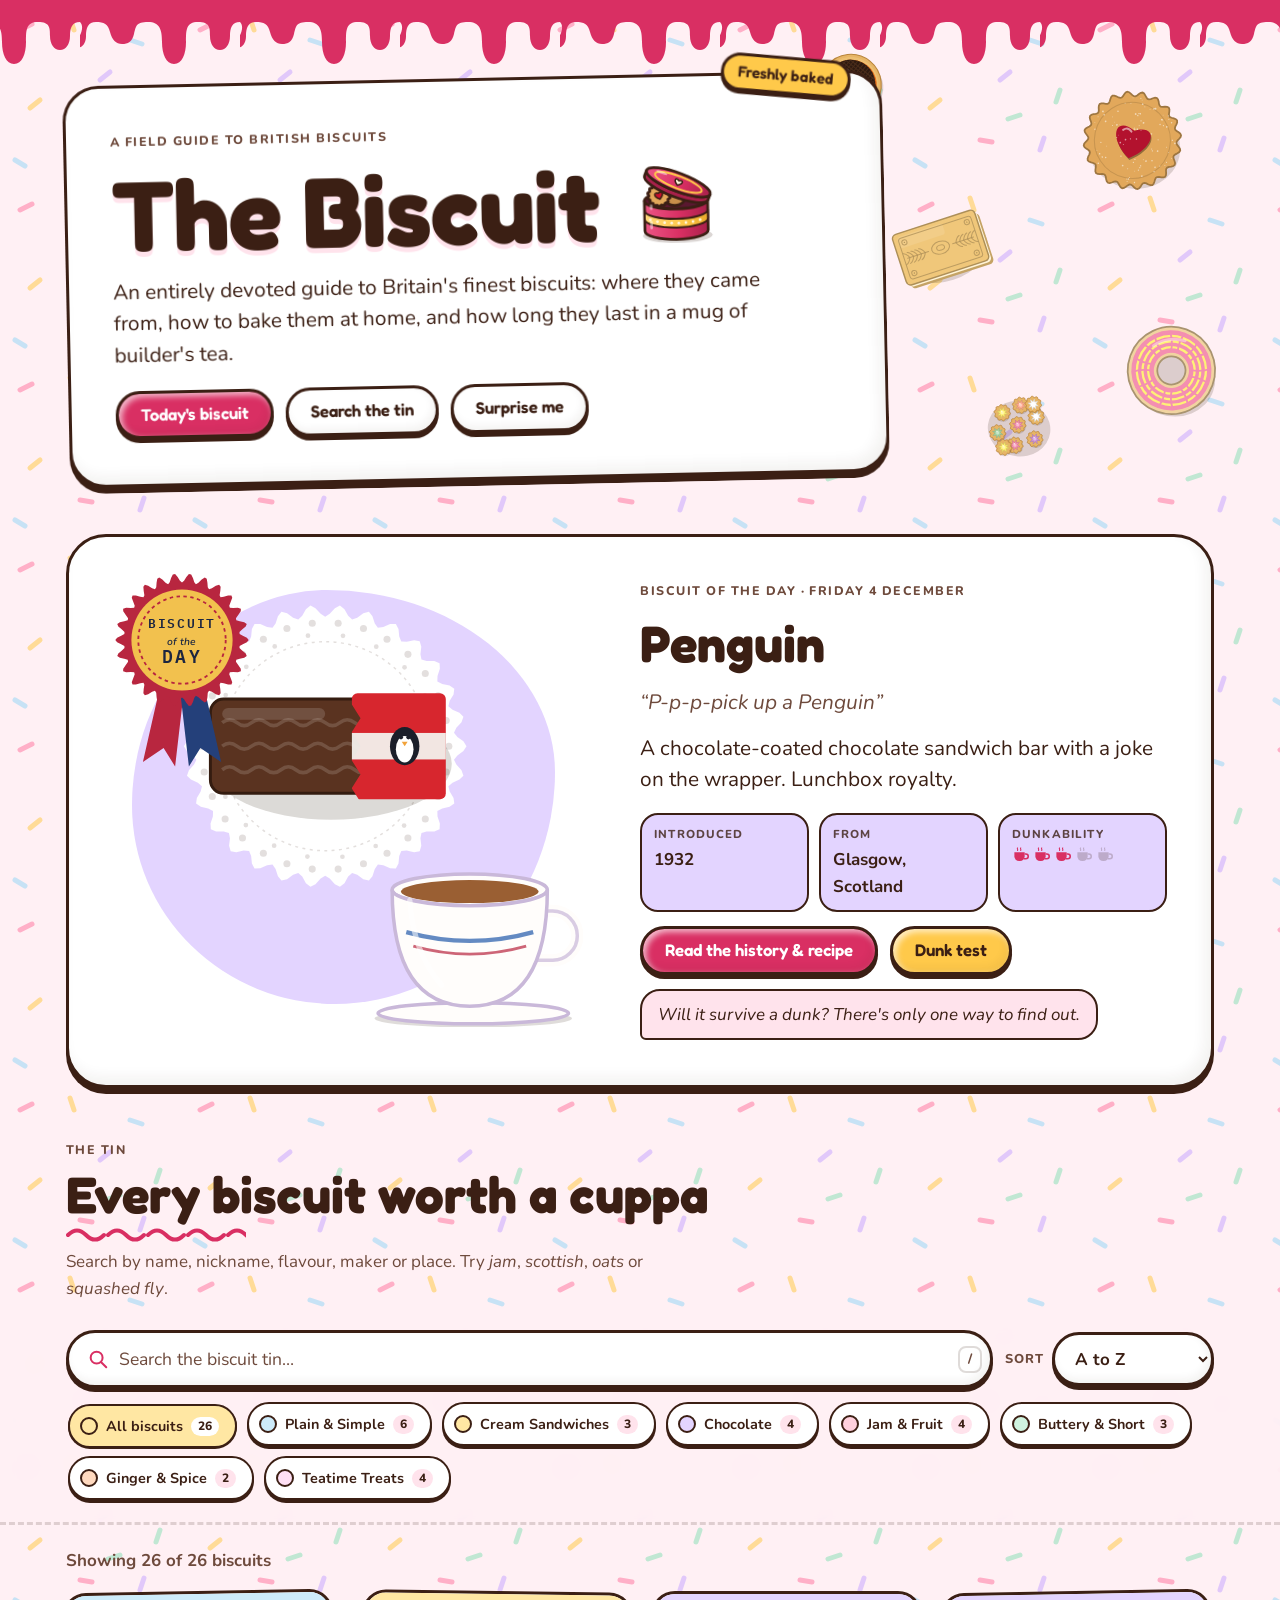
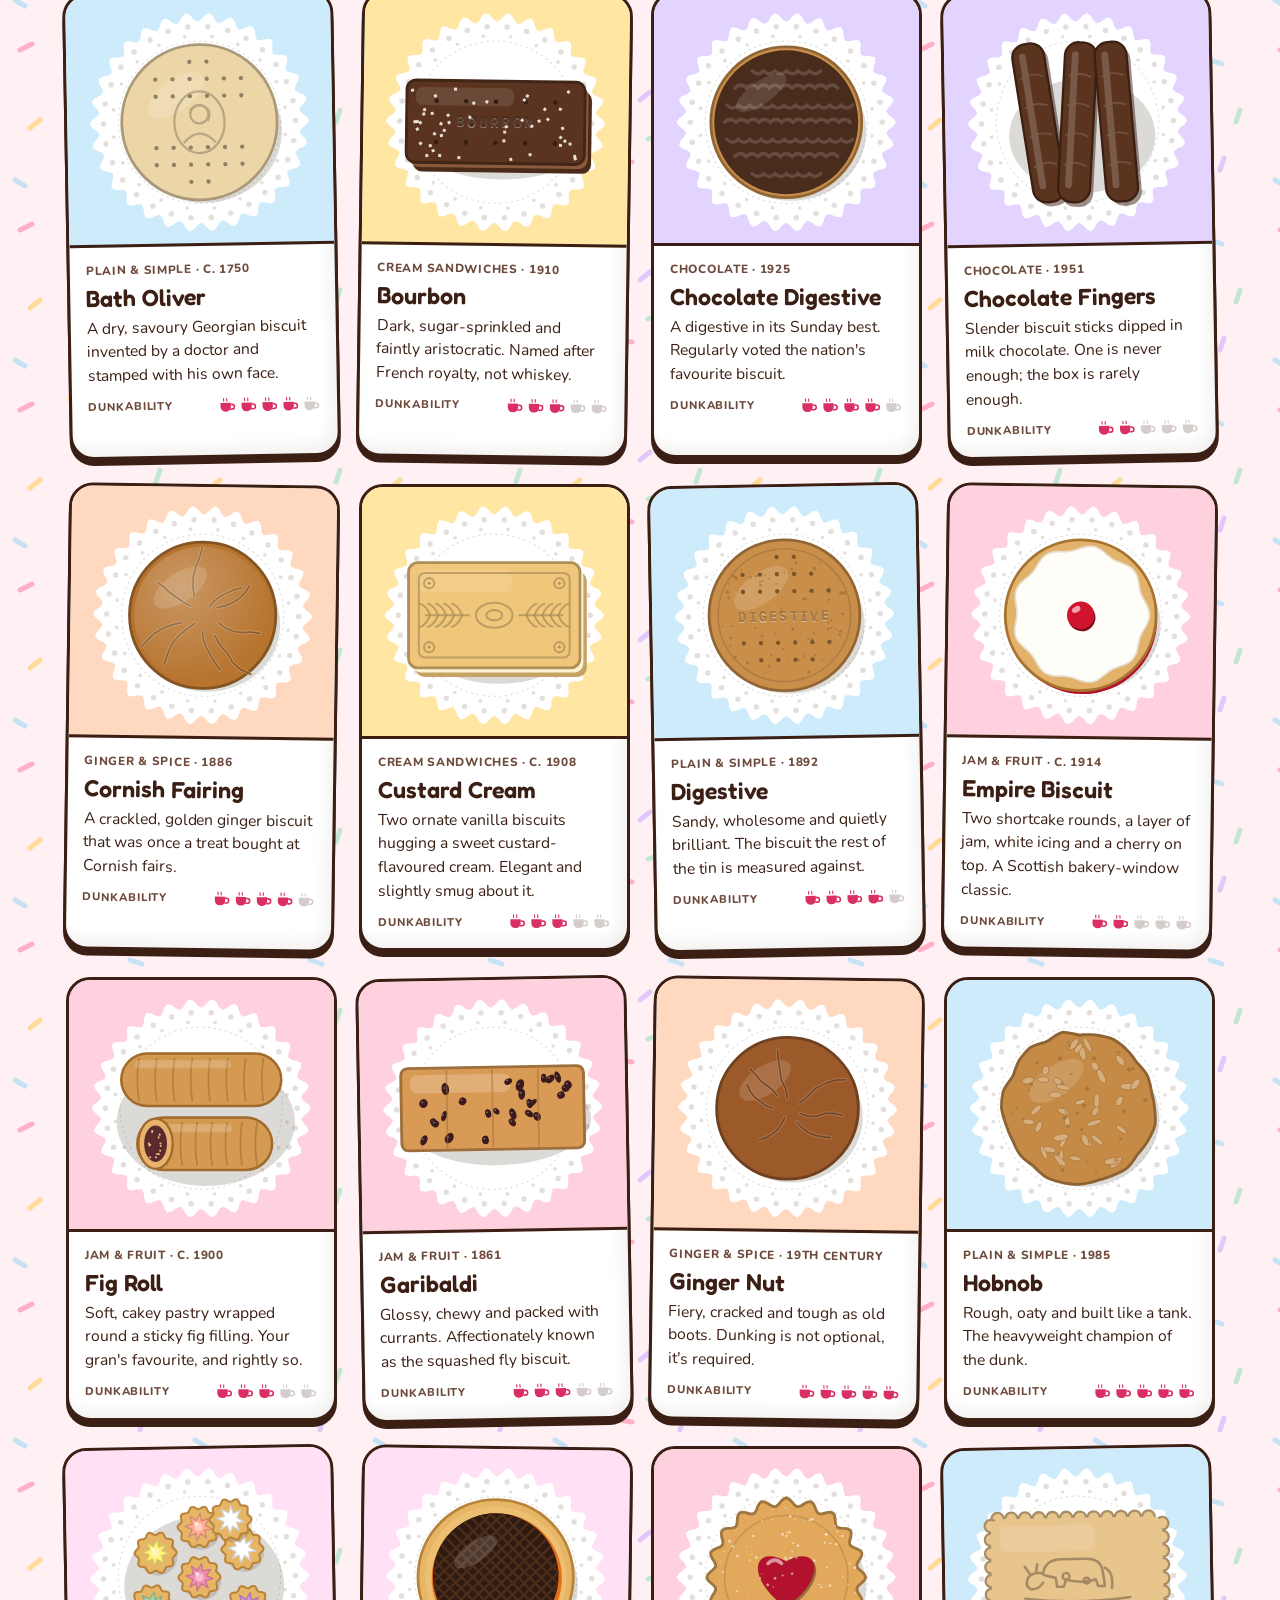
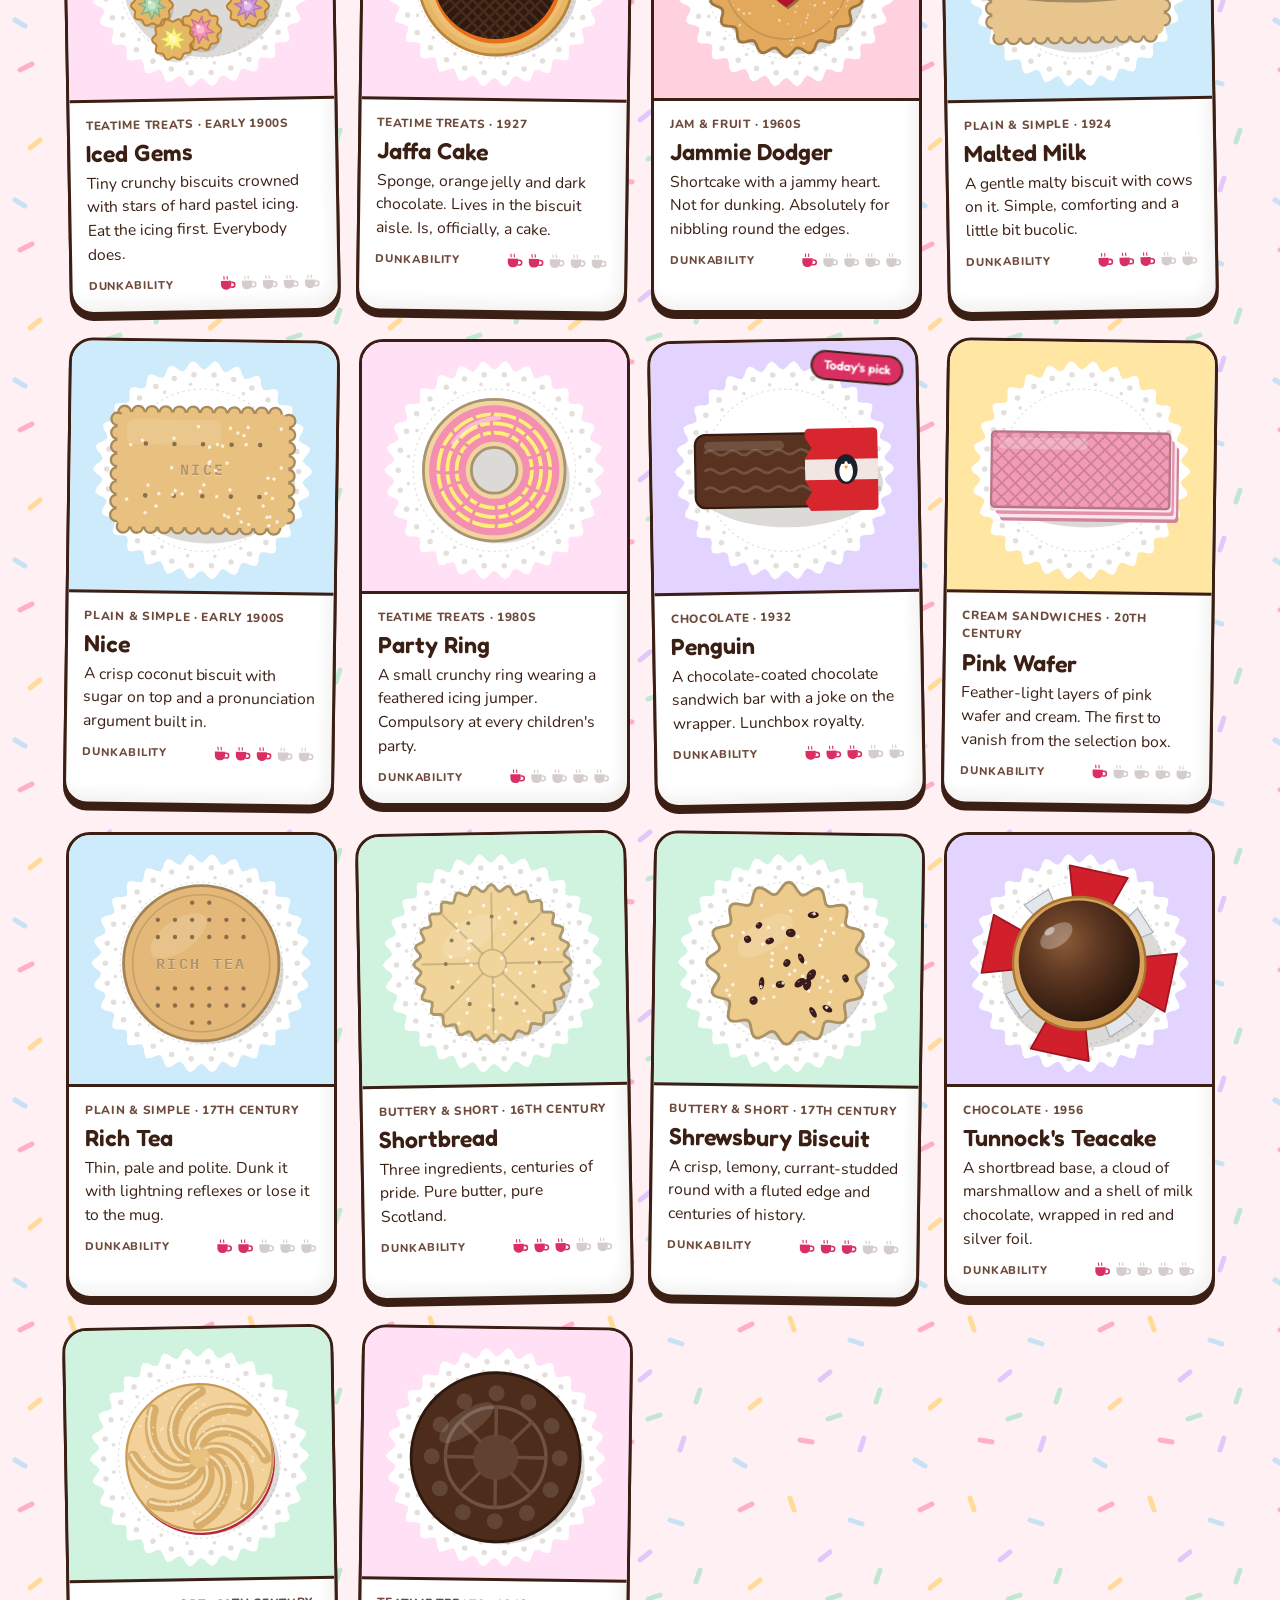
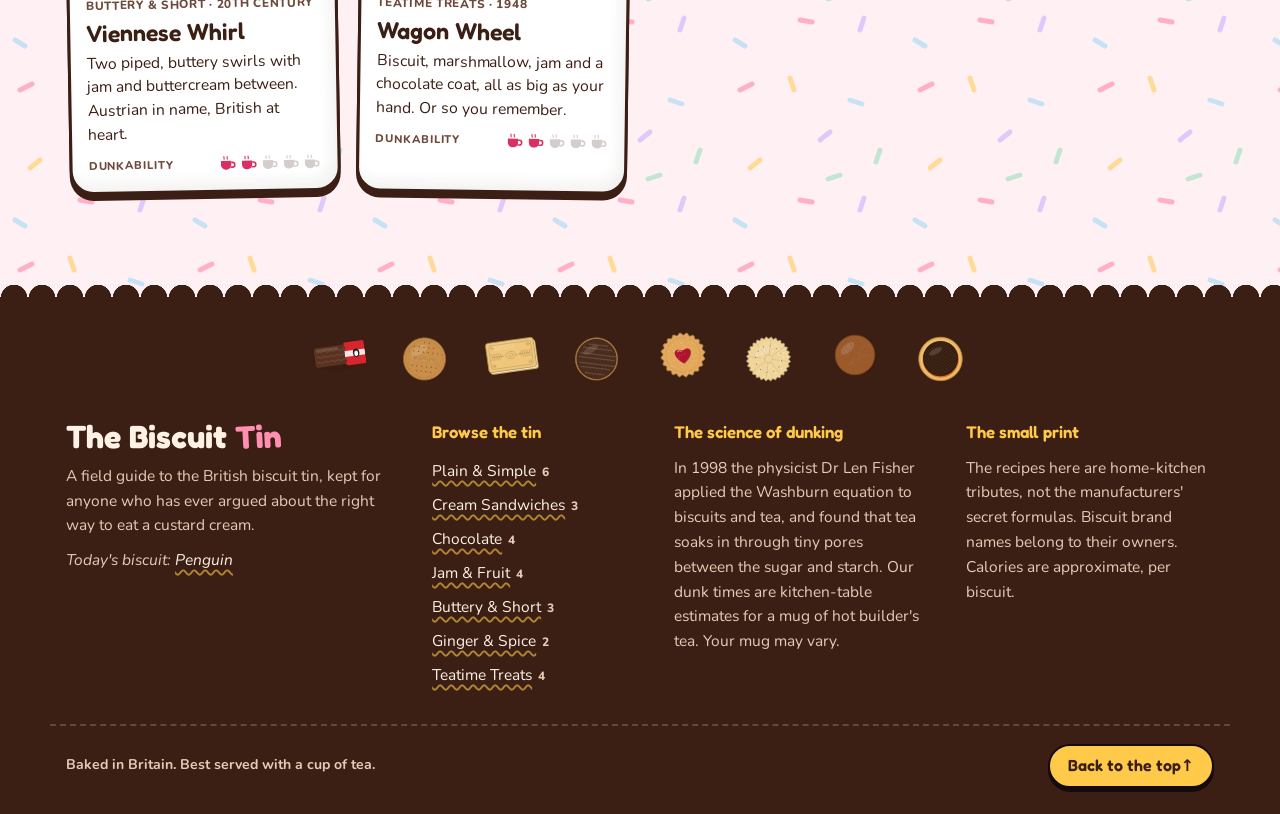
<file: index.html>
<!doctype html>
<html lang="en-GB">
<head>
<meta charset="utf-8">
<meta name="viewport" content="width=device-width, initial-scale=1, viewport-fit=cover">
<!-- page:start -->
<title>The Biscuit Tin</title>
<meta name="claude:viewport-fit-sides" content="cover">
<meta name="description" content="A whimsical field guide to British biscuits: history, recipes, dunkability and a Biscuit of the Day.">
<link rel="icon" href="favicon.svg" type="image/svg+xml">
<link rel="icon" href="favicon.ico" sizes="48x48">
<link rel="apple-touch-icon" href="brand/apple-touch-icon.png">
<link rel="manifest" href="site.webmanifest">
<meta name="theme-color" content="#d92f63">
<meta property="og:type" content="website">
<meta property="og:title" content="The Biscuit Tin">
<meta property="og:description" content="A whimsical field guide to British biscuits: history, recipes, dunkability and a Biscuit of the Day.">
<meta property="og:image" content="brand/social-card.png">
<meta property="og:image:width" content="1200">
<meta property="og:image:height" content="630">
<meta property="og:image:alt" content="The Biscuit Tin logo: an open raspberry biscuit tin with a Jammie Dodger and a digestive peeking out">
<meta name="twitter:card" content="summary_large_image">
<link rel="preconnect" href="https://fonts.googleapis.com">
<link rel="preconnect" href="https://fonts.gstatic.com" crossorigin>
<link rel="stylesheet" href="https://fonts.googleapis.com/css2?family=Fredoka:wght@400;500;600;700&family=Nunito:ital,wght@0,400;0,600;0,700;0,800;1,400&family=IBM+Plex+Mono:wght@600&display=swap">
<link rel="stylesheet" href="styles.css">
<!-- head:end -->
</head>
<body>
<!-- body:start -->
<span id="top"></span>
<a class="skip" href="#tin">Skip to the biscuits</a>

<header class="masthead">
  <div class="drip" aria-hidden="true"></div>
  <div class="floaters" id="floaters" aria-hidden="true"></div>
  <div class="wrap masthead-inner">
    <div class="title-card">
      <p class="eyebrow">A field guide to British biscuits</p>
      <h1 class="title" aria-label="The Biscuit Tin">The <span class="title-end">Biscuit <span class="title-tin"><svg viewBox="0 0 512 512" aria-hidden="true" focusable="false"><defs>
    <linearGradient id="tt-body" x1="0" x2="1">
      <stop offset="0" stop-color="#ec5585"/><stop offset=".55" stop-color="#d92f63"/><stop offset="1" stop-color="#a8204b"/>
    </linearGradient>
    <linearGradient id="tt-band" x1="0" x2="1">
      <stop offset="0" stop-color="#ffd97a"/><stop offset=".6" stop-color="#ffc94a"/><stop offset="1" stop-color="#e9a92a"/>
    </linearGradient>
  </defs>
  <ellipse cx="262" cy="428" rx="176" ry="38" fill="#3b1f14" opacity=".18"/>
  <g stroke="#3b1f14" stroke-width="14" stroke-linejoin="round" stroke-linecap="round">
    <ellipse cx="256" cy="250" rx="160" ry="44" fill="#5a1830"/>
    <circle cx="250" cy="214" r="62" fill="#c98e4a"/>
    <circle cx="224" cy="190" r="4" fill="#8a5a2b" stroke="none"/><circle cx="250" cy="184" r="4" fill="#8a5a2b" stroke="none"/><circle cx="276" cy="190" r="4" fill="#8a5a2b" stroke="none"/><circle cx="220" cy="216" r="4" fill="#8a5a2b" stroke="none"/><circle cx="280" cy="216" r="4" fill="#8a5a2b" stroke="none"/><circle cx="236" cy="212" r="4" fill="#8a5a2b" stroke="none"/><circle cx="264" cy="212" r="4" fill="#8a5a2b" stroke="none"/>
    <g transform="rotate(-14 170 224)"><path d="M227.5 224.0 L227.1 226.0 L225.8 227.9 L224.1 229.7 L222.2 231.3 L220.5 232.9 L219.5 234.5 L219.1 236.2 L219.5 238.2 L220.3 240.4 L221.3 242.7 L222.1 245.0 L222.3 247.3 L221.7 249.2 L220.3 250.7 L218.3 251.9 L215.9 252.7 L213.5 253.3 L211.4 254.1 L209.8 255.1 L208.8 256.6 L208.4 258.6 L208.2 260.9 L208.1 263.5 L207.7 265.9 L206.8 267.9 L205.4 269.3 L203.4 270.0 L201.1 270.0 L198.6 269.7 L196.1 269.2 L194.0 269.1 L192.1 269.4 L190.7 270.4 L189.4 272.1 L188.3 274.2 L187.0 276.4 L185.6 278.3 L183.9 279.7 L181.9 280.2 L179.8 279.8 L177.7 278.8 L175.6 277.3 L173.6 275.9 L171.8 274.9 L170.0 274.5 L168.2 274.9 L166.4 275.9 L164.4 277.3 L162.3 278.8 L160.2 279.8 L158.1 280.2 L156.1 279.7 L154.4 278.3 L153.0 276.4 L151.7 274.2 L150.6 272.1 L149.3 270.4 L147.9 269.4 L146.0 269.1 L143.9 269.2 L141.4 269.7 L138.9 270.0 L136.6 270.0 L134.6 269.3 L133.2 267.9 L132.3 265.9 L131.9 263.5 L131.8 260.9 L131.6 258.6 L131.2 256.6 L130.2 255.1 L128.6 254.1 L126.5 253.3 L124.1 252.7 L121.7 251.9 L119.7 250.7 L118.3 249.2 L117.7 247.3 L117.9 245.0 L118.7 242.7 L119.7 240.4 L120.5 238.2 L120.9 236.2 L120.5 234.5 L119.5 232.9 L117.8 231.3 L115.9 229.7 L114.2 227.9 L112.9 226.0 L112.5 224.0 L112.9 222.0 L114.2 220.1 L115.9 218.3 L117.8 216.7 L119.5 215.1 L120.5 213.5 L120.9 211.8 L120.5 209.8 L119.7 207.6 L118.7 205.3 L117.9 203.0 L117.7 200.7 L118.3 198.8 L119.7 197.3 L121.7 196.1 L124.1 195.3 L126.5 194.7 L128.6 193.9 L130.2 192.9 L131.2 191.4 L131.6 189.4 L131.8 187.1 L131.9 184.5 L132.3 182.1 L133.2 180.1 L134.6 178.7 L136.6 178.0 L138.9 178.0 L141.4 178.3 L143.9 178.8 L146.0 178.9 L147.9 178.6 L149.3 177.6 L150.6 175.9 L151.7 173.8 L153.0 171.6 L154.4 169.7 L156.1 168.3 L158.1 167.8 L160.2 168.2 L162.3 169.2 L164.4 170.7 L166.4 172.1 L168.2 173.1 L170.0 173.5 L171.8 173.1 L173.6 172.1 L175.6 170.7 L177.7 169.2 L179.8 168.2 L181.9 167.8 L183.9 168.3 L185.6 169.7 L187.0 171.6 L188.3 173.8 L189.4 175.9 L190.7 177.6 L192.1 178.6 L194.0 178.9 L196.1 178.8 L198.6 178.3 L201.1 178.0 L203.4 178.0 L205.4 178.7 L206.8 180.1 L207.7 182.1 L208.1 184.5 L208.2 187.1 L208.4 189.4 L208.8 191.4 L209.8 192.9 L211.4 193.9 L213.5 194.7 L215.9 195.3 L218.3 196.1 L220.3 197.3 L221.7 198.8 L222.3 200.7 L222.1 203.0 L221.3 205.3 L220.3 207.6 L219.5 209.8 L219.1 211.8 L219.5 213.5 L220.5 215.1 L222.2 216.7 L224.1 218.3 L225.8 220.1 L227.1 222.0 L227.5 224.0Z" fill="#e2a85b"/>
    <path d="M170 244 C140 224 148 200 170 213 C192 200 200 224 170 244Z" fill="#c8102e" stroke-width="8"/></g>
    <path d="M96 250 A160 44 0 0 0 416 250 L416 404 A160 44 0 0 1 96 404 Z" fill="url(#tt-body)"/>
    <path d="M96 300 A160 44 0 0 0 416 300 L416 344 A160 44 0 0 1 96 344 Z" fill="url(#tt-band)" stroke-width="10"/>
    <circle cx="124" cy="346.9" r="7" fill="#fff6e0" stroke="none"/><circle cx="160" cy="357.2" r="7" fill="#fff6e0" stroke="none"/><circle cx="196" cy="362.8" r="7" fill="#fff6e0" stroke="none"/><circle cx="232" cy="365.5" r="7" fill="#fff6e0" stroke="none"/><circle cx="268" cy="365.9" r="7" fill="#fff6e0" stroke="none"/><circle cx="304" cy="364.0" r="7" fill="#fff6e0" stroke="none"/><circle cx="340" cy="359.4" r="7" fill="#fff6e0" stroke="none"/><circle cx="376" cy="351.1" r="7" fill="#fff6e0" stroke="none"/>
    <path d="M130 276 L130 290 M130 360 L130 388" stroke="#ffffff" stroke-width="14" opacity=".45"/>
    <g class="lid"><g transform="translate(270 160) rotate(22)">
      <path d="M-172 0 A172 46 0 0 0 172 0 L172 30 A172 46 0 0 1 -172 30 Z" fill="#a8204b"/>
      <ellipse cx="0" cy="0" rx="172" ry="46" fill="url(#tt-body)"/>
      <ellipse cx="0" cy="0" rx="126" ry="31" fill="none" stroke="#ffc94a" stroke-width="10"/>
      <path d="M0 15 C-30 -3 -20 -22 0 -9 C20 -22 30 -3 0 15Z" fill="#fff6e0" stroke-width="8"/>
      <ellipse cx="-96" cy="-16" rx="30" ry="7" fill="#ffffff" stroke="none" opacity=".45"/>
    </g></g>
  </g></svg></span></span></h1>
      <p class="lede">An entirely devoted guide to Britain's finest biscuits: where they came from, how to bake them at home, and how long they last in a mug of builder's tea.</p>
      <div class="quick">
        <a class="btn primary" href="#today">Today's biscuit</a>
        <a class="btn" href="#tin">Search the tin</a>
        <button class="btn" type="button" id="surprise">Surprise me</button>
      </div>
    </div>
  </div>
</header>

<main>
  <section id="today" class="today wrap" aria-labelledby="today-title"></section>

  <section id="tin" class="tin" aria-labelledby="tin-title">
    <div class="wrap tin-head">
      <p class="eyebrow">The tin</p>
      <h2 id="tin-title">Every biscuit worth a cuppa</h2>
      <p>Search by name, nickname, flavour, maker or place. Try <em>jam</em>, <em>scottish</em>, <em>oats</em> or <em>squashed fly</em>.</p>
    </div>

    <div class="searchbar">
      <div class="wrap">
        <div class="search-row">
          <label class="search-box" for="q">
            <svg viewBox="0 0 24 24" fill="none" stroke="currentColor" stroke-width="2.2" stroke-linecap="round" aria-hidden="true"><circle cx="10.5" cy="10.5" r="6.5"/><path d="M15.5 15.5 21 21"/></svg>
            <input id="q" type="search" placeholder="Search the biscuit tin…" autocomplete="off" spellcheck="false" aria-label="Search biscuits">
            <kbd aria-hidden="true">/</kbd>
            <button class="clear-btn" type="button" id="clear" aria-label="Clear search" hidden>×</button>
          </label>
          <label class="sort" for="sort">Sort
            <select id="sort">
              <option value="az">A to Z</option>
              <option value="oldest">Oldest first</option>
              <option value="newest">Newest first</option>
              <option value="dunk">Best dunkers</option>
              <option value="kcal">Lightest first</option>
            </select>
          </label>
        </div>
        <div class="chips" id="chips" role="group" aria-label="Filter by type"></div>
      </div>
    </div>

    <div class="wrap">
      <p class="results-line" id="count" aria-live="polite"></p>
      <ul class="grid" id="grid"></ul>
      <div class="empty" id="empty" hidden>
        <svg viewBox="0 0 120 90" aria-hidden="true"><path d="M14 30h74v30a26 26 0 0 1-26 26H40a26 26 0 0 1-26-26z" fill="var(--cup)" stroke="var(--cup-line)" stroke-width="3"/><path d="M88 38h8a12 12 0 0 1 0 24h-9" fill="none" stroke="var(--cup-line)" stroke-width="5"/><ellipse cx="51" cy="30" rx="37" ry="7" fill="var(--tea)"/><circle cx="40" cy="31" r="3" fill="#c98e4a"/><circle cx="56" cy="29" r="2" fill="#c98e4a"/><circle cx="64" cy="32" r="2.4" fill="#c98e4a"/></svg>
        <h3>Nothing but crumbs</h3>
        <p>No biscuits match that. Put the kettle on and try another word.</p>
        <button class="btn" type="button" id="reset">Show every biscuit</button>
      </div>
    </div>
  </section>
</main>

<footer class="site-foot">
  <div class="wrap foot-parade" id="foot-parade" aria-hidden="true"></div>
  <div class="wrap foot-grid">
    <div class="foot-brand">
      <p class="foot-title">The Biscuit <span>Tin</span></p>
      <p>A field guide to the British biscuit tin, kept for anyone who has ever argued about the right way to eat a custard cream.</p>
      <p class="foot-today" id="foot-today"></p>
    </div>
    <nav class="foot-col" aria-label="Browse by type">
      <p class="foot-head">Browse the tin</p>
      <ul id="foot-cats"></ul>
    </nav>
    <div class="foot-col">
      <p class="foot-head">The science of dunking</p>
      <p>In 1998 the physicist Dr Len Fisher applied the Washburn equation to biscuits and tea, and found that tea soaks in through tiny pores between the sugar and starch. Our dunk times are kitchen-table estimates for a mug of hot builder's tea. Your mug may vary.</p>
    </div>
    <div class="foot-col">
      <p class="foot-head">The small print</p>
      <p>The recipes here are home-kitchen tributes, not the manufacturers' secret formulas. Biscuit brand names belong to their owners. Calories are approximate, per biscuit.</p>
    </div>
  </div>
  <div class="wrap foot-base">
    <p>Baked in Britain. Best served with a cup of tea.</p>
    <a class="foot-top" href="#top">Back to the top <span aria-hidden="true">↑</span></a>
  </div>
</footer>

<dialog class="detail" id="detail" aria-labelledby="detail-title"></dialog>

<script src="biscuits.js"></script>
<script src="art.js"></script>
<script src="app.js"></script>
<!-- body:end -->
</body>
</html>
</file>
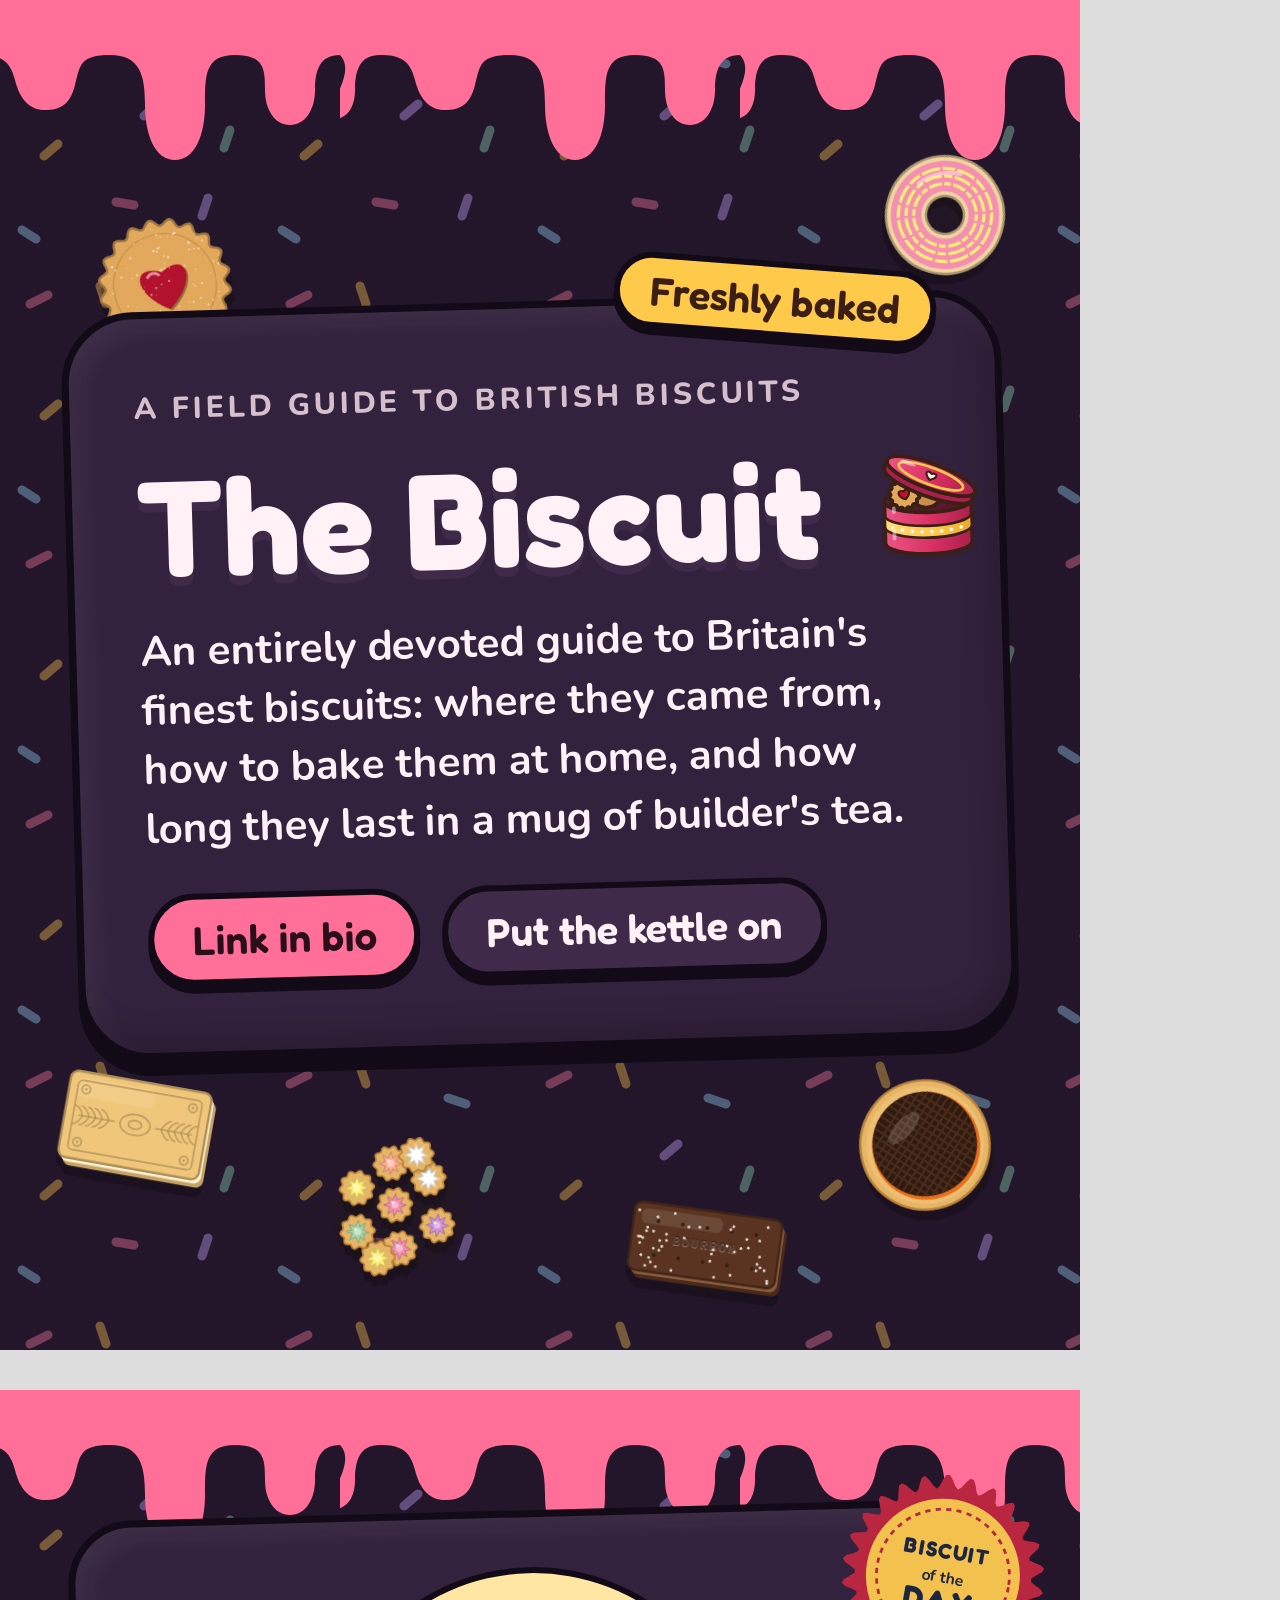
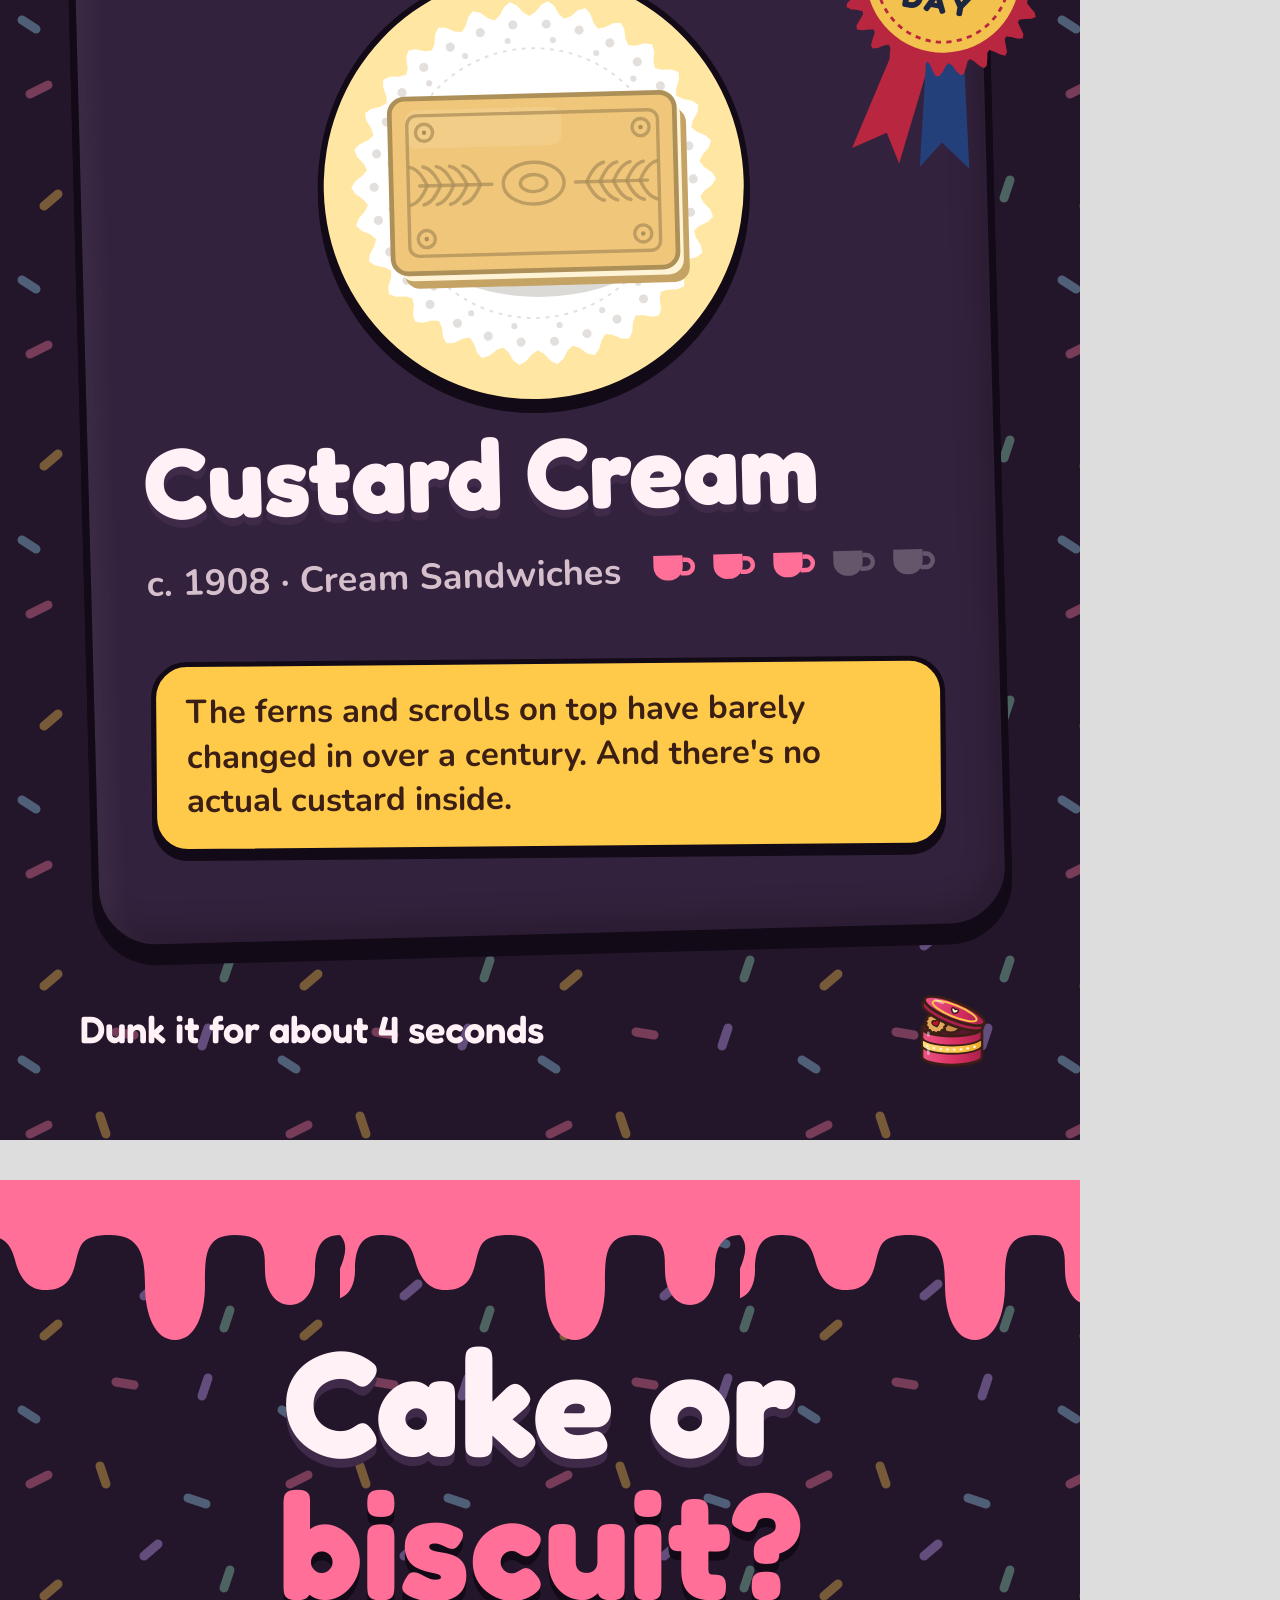
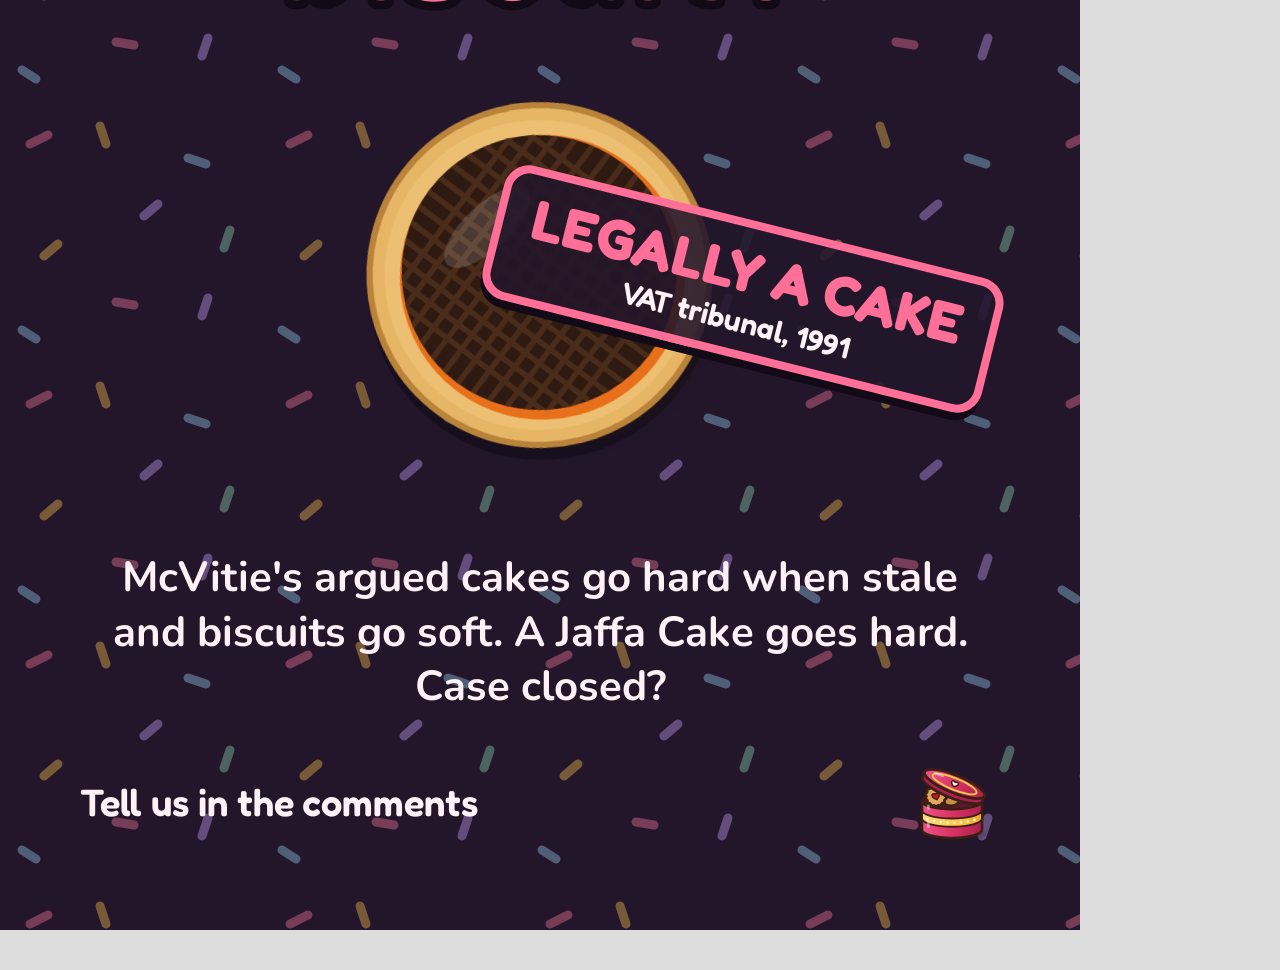
<file: brand/instagram/posts.html>
<!doctype html>
<html lang="en-GB">
<head>
<meta charset="utf-8">
<link rel="stylesheet" href="https://fonts.googleapis.com/css2?family=Fredoka:wght@500;600;700&family=Nunito:ital,wght@0,600;0,700;0,800;1,600&display=swap">
<style>
  :root {
    --ink: #3b1f14; --muted: #6e4a3c; --jam: #d92f63; --custard: #ffc94a; --cream: #fff6e0;
    --doily: #ffffff; --doily-hole: rgba(59, 31, 20, 0.14);
    --clay: 0 12px 0 #3b1f14, inset -10px -14px 24px rgba(59,31,20,.06), inset 10px 10px 20px rgba(255,255,255,.8);
  }
  body { margin: 0; background: #ddd; font-family: Nunito, sans-serif; color: var(--ink); }
  .post {
    width: 1080px; height: 1350px; position: relative; overflow: hidden; box-sizing: border-box;
    padding: 80px; display: flex; flex-direction: column; margin-bottom: 40px;
  }
  .sprinkles::before {
    content: ""; position: absolute; inset: 0; opacity: .6; pointer-events: none;
    background-image: url("data:image/svg+xml,%3Csvg xmlns='http://www.w3.org/2000/svg' width='260' height='260'%3E%3Cg stroke-linecap='round' stroke-width='9'%3E%3Cpath d='M30 44l18-9' stroke='%23ff7aa2'/%3E%3Cpath d='M100 26l6 18' stroke='%23ffc94a'/%3E%3Cpath d='M188 58l18 6' stroke='%239ad7f5'/%3E%3Cpath d='M230 130l-6 18' stroke='%238ee0b8'/%3E%3Cpath d='M144 116l14-12' stroke='%23c9a7ff'/%3E%3Cpath d='M58 144l-14 12' stroke='%23ffc94a'/%3E%3Cpath d='M116 202l18 3' stroke='%23ff7aa2'/%3E%3Cpath d='M202 216l6-18' stroke='%23c9a7ff'/%3E%3Cpath d='M22 230l14 9' stroke='%239ad7f5'/%3E%3C/g%3E%3C/svg%3E");
    background-size: 260px 260px;
  }
  .post > * { position: relative; }
  h1, h2 { font-family: Fredoka, sans-serif; margin: 0; line-height: 1; font-weight: 700; }
  .sticker {
    position: absolute; background: var(--custard); border: 6px solid var(--ink); border-radius: 999px;
    font-family: Fredoka; font-weight: 600; font-size: 44px; padding: 10px 34px; box-shadow: 0 7px 0 var(--ink);
  }
  .cups { display: inline-flex; gap: 6px; color: var(--jam); }
  .cups svg { width: 54px; height: 54px; }
  .cups .off { opacity: .22; color: var(--ink); }
  .foot { margin-top: auto; display: flex; justify-content: space-between; align-items: center; font-family: Fredoka; font-weight: 600; font-size: 38px; }
  .foot img { width: 96px; }
  .handle { font-family: Nunito; font-weight: 800; font-size: 34px; color: var(--muted); }

  /* 1. Welcome, in the website's dark theme: the hero's deep plum, purple clay card and pink drips */
  #welcome {
    --plum: #23162b; --card: #33223d; --card-2: #3f2a4a; --night: #120a16; --pinky: #ff6f98; --glow: #fff1f5; --soft: #d6bfcc;
    background: var(--plum); color: var(--glow); align-items: center; justify-content: center; padding: 0 70px;
  }
  #welcome.sprinkles::before { opacity: .38; }
  #welcome .drip {
    position: absolute; inset: 0 0 auto; height: 160px; background: var(--pinky);
    -webkit-mask: url("data:image/svg+xml,%3Csvg xmlns='http://www.w3.org/2000/svg' width='160' height='64' viewBox='0 0 160 64'%3E%3Cpath d='M0 0h160v22c-8 0-10 6-10 14s-4 14-10 14-10-6-10-14 0-14-12-14-12 8-12 20-4 22-12 22-12-10-12-22-2-20-14-20-12 4-14 12-6 10-12 10-10-4-12-12-6-10-14-10-10 6-10 14-4 12-10 12S8 30 0 22z'/%3E%3C/svg%3E") repeat-x top / 400px 160px;
            mask: url("data:image/svg+xml,%3Csvg xmlns='http://www.w3.org/2000/svg' width='160' height='64' viewBox='0 0 160 64'%3E%3Cpath d='M0 0h160v22c-8 0-10 6-10 14s-4 14-10 14-10-6-10-14 0-14-12-14-12 8-12 20-4 22-12 22-12-10-12-22-2-20-14-20-12 4-14 12-6 10-12 10-10-4-12-12-6-10-14-10-10 6-10 14-4 12-10 12S8 30 0 22z'/%3E%3C/svg%3E") repeat-x top / 400px 160px;
  }
  #welcome .floaters { position: absolute; inset: 0; z-index: 1; }
  #welcome .floaters span { position: absolute; width: 190px; }
  #welcome .floaters .biscuit-svg { width: 100%; height: auto; display: block; overflow: visible; filter: drop-shadow(0 10px 0 rgba(0,0,0,.25)); }
  #welcome .card {
    position: relative; z-index: 2; width: 100%; box-sizing: border-box;
    background: var(--card); border: 7px solid var(--night); border-radius: 72px; padding: 70px 64px 66px;
    box-shadow: 0 16px 0 var(--night), inset -12px -16px 28px rgba(0,0,0,.18), inset 12px 12px 24px rgba(255,255,255,.06);
    display: flex; flex-direction: column; gap: 30px; rotate: -1.6deg;
  }
  #welcome .card::after {
    content: "Freshly baked"; position: absolute; top: -40px; right: 56px; rotate: 6deg;
    background: var(--custard); color: var(--ink); border: 6px solid var(--night); border-radius: 999px; padding: 8px 30px;
    font-family: Fredoka; font-weight: 600; font-size: 40px; box-shadow: 0 7px 0 var(--night);
  }
  #welcome .eyebrow { font-weight: 800; font-size: 30px; letter-spacing: .13em; text-transform: uppercase; color: var(--soft); margin: 0; }
  #welcome h1 { font-size: 136px; line-height: .98; color: var(--glow); text-shadow: 0 9px 0 var(--card-2); white-space: nowrap; }
  #welcome h1 img {
    /* the tin stands in for the word "Tin": cap height, with the drum's base on the baseline */
    --w: 1.02em; width: var(--w); vertical-align: baseline;
    margin: calc(var(--w) * -0.166) 0 calc(var(--w) * -0.117) 0.04em;
  }
  #welcome .pills { display: flex; gap: 22px; flex-wrap: wrap; margin-top: 6px; }
  #welcome .pill {
    font-family: Fredoka; font-weight: 600; font-size: 40px; padding: 16px 38px; border-radius: 999px;
    border: 6px solid var(--night); box-shadow: 0 8px 0 var(--night); background: var(--card-2); color: var(--glow);
  }
  #welcome .pill.go { background: var(--pinky); color: #2a0f1a; }
  #welcome p { font-size: 42px; line-height: 1.4; font-weight: 700; margin: 0; color: var(--glow); }

  /* 2 and 3 share the welcome post's dark theme */
  #welcome, #daily, #debate { --drip: url("data:image/svg+xml,%3Csvg xmlns='http://www.w3.org/2000/svg' width='160' height='64' viewBox='0 0 160 64'%3E%3Cpath d='M0 0h160v22c-8 0-10 6-10 14s-4 14-10 14-10-6-10-14 0-14-12-14-12 8-12 20-4 22-12 22-12-10-12-22-2-20-14-20-12 4-14 12-6 10-12 10-10-4-12-12-6-10-14-10-10 6-10 14-4 12-10 12S8 30 0 22z'/%3E%3C/svg%3E"); }
  #daily, #debate {
    --plum: #23162b; --card: #33223d; --card-2: #3f2a4a; --night: #120a16; --pinky: #ff6f98; --glow: #fff1f5; --soft: #d6bfcc;
    background: var(--plum); color: var(--glow);
  }
  #daily.sprinkles::before, #debate.sprinkles::before { opacity: .38; }
  #daily .drip, #debate .drip {
    position: absolute; inset: 0 0 auto; height: 160px; background: var(--pinky);
    -webkit-mask: var(--drip) repeat-x top / 400px 160px; mask: var(--drip) repeat-x top / 400px 160px;
  }
  .foot img { width: 96px; }

  /* 2. Biscuit of the Day */
  #daily { padding-top: 120px; }
  #daily .card {
    position: relative; z-index: 2;
    background: var(--card); border: 7px solid var(--night); border-radius: 64px;
    box-shadow: 0 14px 0 var(--night), inset -12px -16px 28px rgba(0,0,0,.18), inset 12px 12px 24px rgba(255,255,255,.06);
    padding: 50px 56px; display: flex; flex-direction: column; gap: 18px; flex: 1; rotate: -1.5deg;
  }
  /* the Cream Sandwiches custard pastel, bright so the biscuit lifts off the dark card */
  #daily .art { width: 380px; align-self: center; background: #ffe7a3; border: 6px solid var(--night); border-radius: 50%; padding: 20px; box-shadow: 0 8px 0 var(--night); }
  #daily h2 { font-size: 100px; white-space: nowrap; color: var(--glow); text-shadow: 0 8px 0 var(--card-2); }
  #daily .meta { white-space: nowrap; font-size: 36px; font-weight: 700; color: var(--soft); display: flex; justify-content: space-between; align-items: center; }
  #daily .cups { color: var(--pinky); }
  #daily .cups .off { color: var(--glow); opacity: .25; }
  #daily .fact { background: var(--custard); color: var(--ink); border: 5px solid var(--night); border-radius: 36px; padding: 24px 30px; font-size: 33px; line-height: 1.35; font-weight: 700; rotate: 1deg; box-shadow: 0 7px 0 var(--night); }
  #daily .rosette { position: absolute; z-index: 3; top: 80px; right: 40px; width: 210px; rotate: 10deg; }
  #daily .foot { margin-top: 40px; position: relative; z-index: 2; }

  /* 3. Cake or biscuit? */
  #debate { align-items: center; text-align: center; padding-top: 150px; }
  #debate h1 { font-size: 150px; line-height: .95; color: var(--glow); text-shadow: 0 9px 0 var(--card-2); }
  #debate h1 em { font-style: normal; color: var(--pinky); text-shadow: 0 9px 0 var(--night); }
  #debate .art { width: 500px; margin: 10px 0 0; rotate: -8deg; filter: drop-shadow(0 12px 0 rgba(0,0,0,.3)); }
  #debate .stamp {
    position: absolute; top: 640px; right: 80px; rotate: 14deg; z-index: 2;
    border: 8px solid var(--pinky); color: var(--pinky); border-radius: 26px; padding: 14px 28px;
    font-family: Fredoka; font-weight: 700; font-size: 56px; line-height: 1; background: rgba(35,22,43,.88);
    box-shadow: 0 8px 0 var(--night);
  }
  #debate .stamp small { display: block; font-size: 30px; margin-top: 8px; font-weight: 600; color: var(--glow); }
  #debate p { font-size: 42px; font-weight: 700; line-height: 1.3; max-width: 860px; margin: 20px 0 0; color: var(--glow); }
  #debate .foot { width: 100%; }
</style>
</head>
<body>

<section class="post sprinkles" id="welcome">
  <div class="drip"></div>
  <div class="floaters" id="welcome-floaters"></div>
  <div class="card">
    <p class="eyebrow">A field guide to British biscuits</p>
    <h1>The Biscuit <img src="../logo-mark.svg" alt="Tin"></h1>
    <!-- copy matches the website's hero; the pills point people to the link in the bio -->
    <p>An entirely devoted guide to Britain's finest biscuits: where they came from, how to bake them at home, and how long they last in a mug of builder's tea.</p>
    <div class="pills"><span class="pill go">Link in bio</span><span class="pill">Put the kettle on</span></div>
  </div>
</section>

<section class="post sprinkles" id="daily">
  <div class="drip"></div>
  <div class="card">
    <div class="art" id="daily-art"></div>
    <h2>Custard Cream</h2>
    <div class="meta"><span>c. 1908 · Cream Sandwiches</span><span id="daily-cups"></span></div>
    <p class="fact">The ferns and scrolls on top have barely changed in over a century. And there's no actual custard inside.</p>
  </div>
  <svg class="rosette" id="rosette" viewBox="0 0 120 172"></svg>
  <div class="foot"><span>Dunk it for about 4 seconds</span><img src="../logo-mark.svg" alt=""></div>
</section>

<section class="post sprinkles" id="debate">
  <div class="drip"></div>
  <h1>Cake or<br><em>biscuit?</em></h1>
  <div class="art" id="debate-art"></div>
  <div class="stamp">LEGALLY A CAKE<small>VAT tribunal, 1991</small></div>
  <p>McVitie's argued cakes go hard when stale and biscuits go soft. A Jaffa Cake goes hard. Case closed?</p>
  <div class="foot"><span>Tell us in the comments</span><img src="../logo-mark.svg" alt=""></div>
</section>

<script src="../../biscuits.js"></script>
<script src="../../art.js"></script>
<script>
  const by = (id) => window.BISCUITS.find((b) => b.id === id);
  const FLOAT = [["jammie-dodger", 70, 190, -14], ["party-ring", 850, 120, 16], ["custard-cream", 40, 1030, 10],
                 ["jaffa-cake", 830, 1050, -12], ["bourbon", 610, 1150, 8], ["iced-gems", 300, 1110, -6]];
  document.getElementById("welcome-floaters").innerHTML = FLOAT.map(([id, x, y, r]) =>
    `<span style="left:${x}px;top:${y}px;rotate:${r}deg">${BiscuitArt.svg(by(id), { noDoily: true, decorative: true })}</span>`).join("");
  document.getElementById("daily-art").innerHTML = BiscuitArt.svg(by("custard-cream"), { decorative: true });
  document.getElementById("debate-art").innerHTML = BiscuitArt.svg(by("jaffa-cake"), { noDoily: true, decorative: true });
  const CUP = '<svg viewBox="0 0 24 24"><path d="M3 8h13v5a6 6 0 0 1-6 6H9a6 6 0 0 1-6-6z" fill="currentColor"/><path d="M16 10h1.5a3 3 0 0 1 0 6H15" fill="none" stroke="currentColor" stroke-width="2"/></svg>';
  document.getElementById("daily-cups").innerHTML = '<span class="cups">' + [1,2,3,4,5].map((i) => `<span class="${i <= 3 ? "" : "off"}">${CUP}</span>`).join("") + "</span>";
  document.getElementById("rosette").innerHTML = `
    <path d="M46 78 L26 166 L44 154 L54 170 L64 84 Z" fill="#b8263f"/>
    <path d="M74 78 L94 166 L76 154 L66 170 L56 84 Z" fill="#24407a"/>
    <path d="${BiscuitArt.flutedPath(60, 60, 54, 26, 4)}" fill="#b8263f"/>
    <circle cx="60" cy="60" r="44" fill="#f2c14e"/>
    <circle cx="60" cy="60" r="38" fill="none" stroke="#b8263f" stroke-width="1.6" stroke-dasharray="3 3"/>
    <g font-family="Fredoka, sans-serif" font-weight="700" fill="#1c2640" text-anchor="middle">
      <text x="60" y="50" font-size="12" letter-spacing="1">BISCUIT</text>
      <text x="60" y="64" font-size="9" font-family="Nunito, sans-serif">of the</text>
      <text x="60" y="81" font-size="18" letter-spacing="2">DAY</text>
    </g>`;
</script>
</body>
</html>
</file>
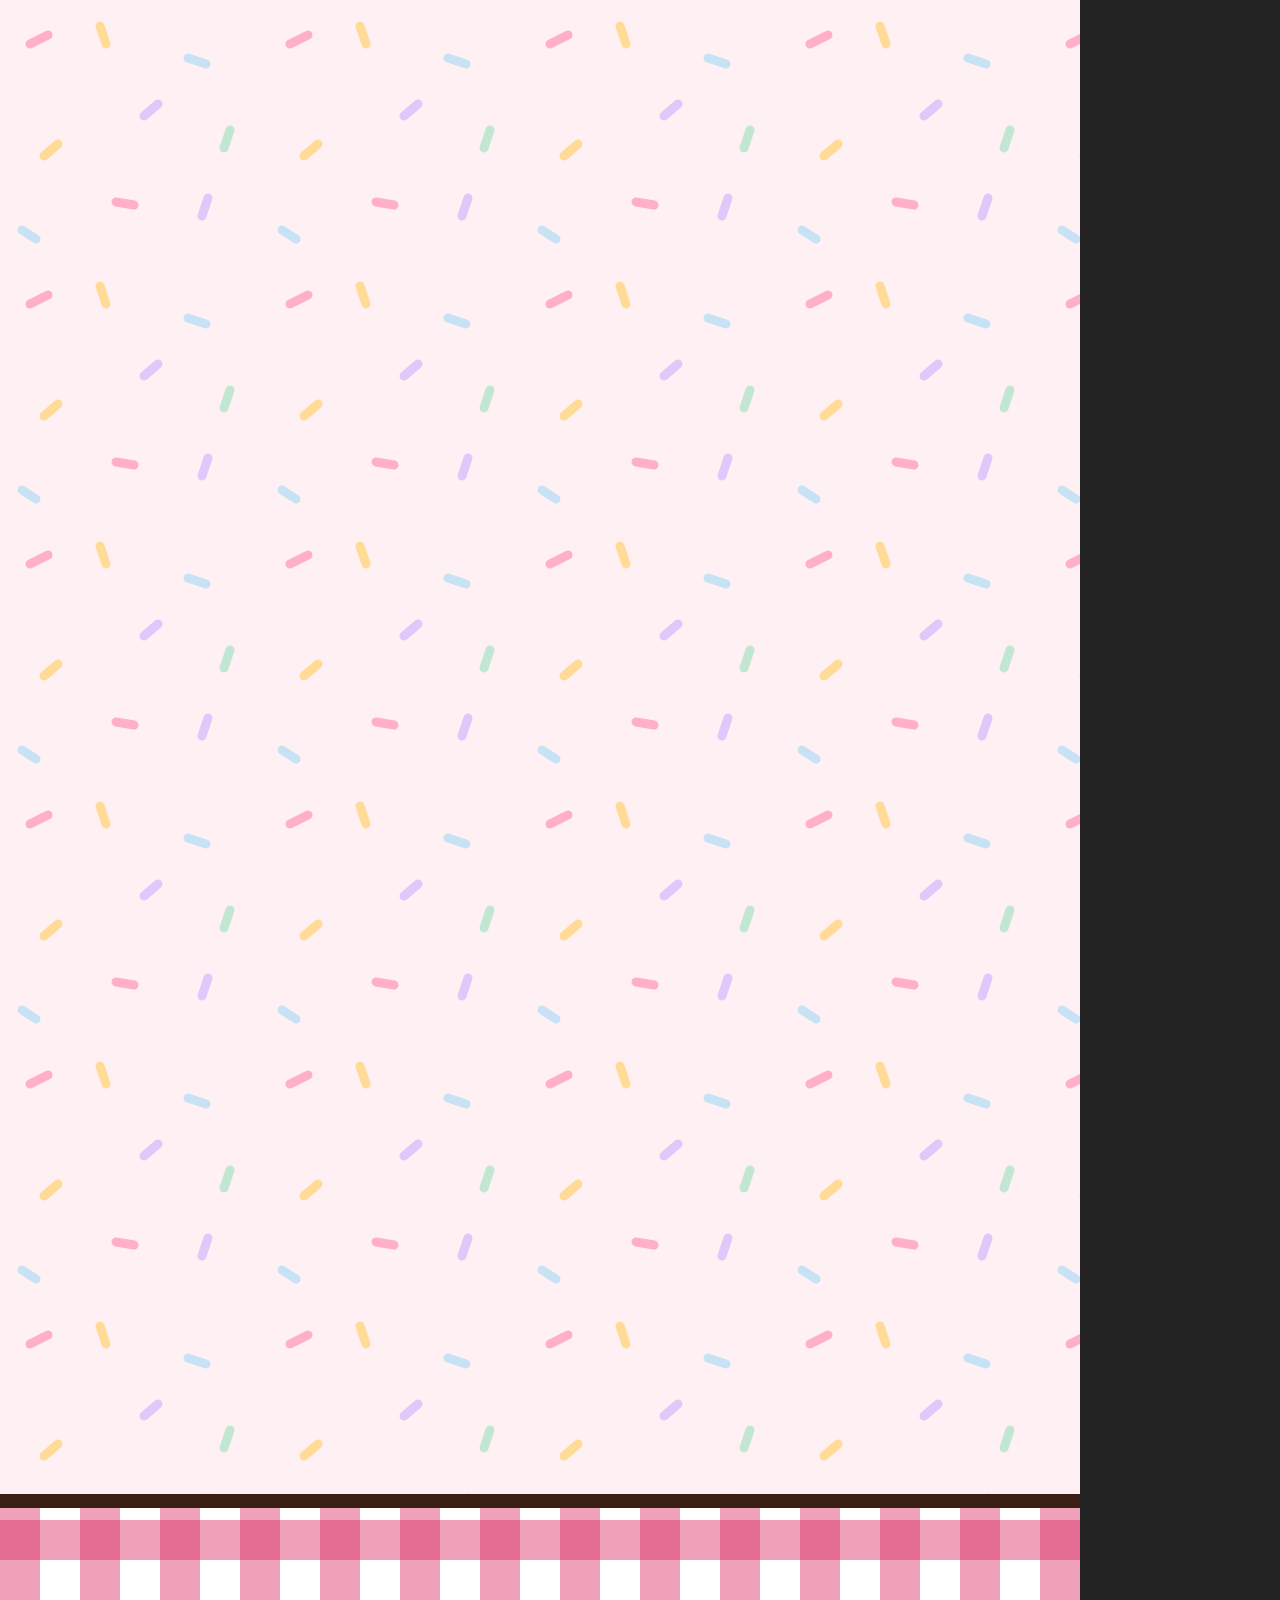
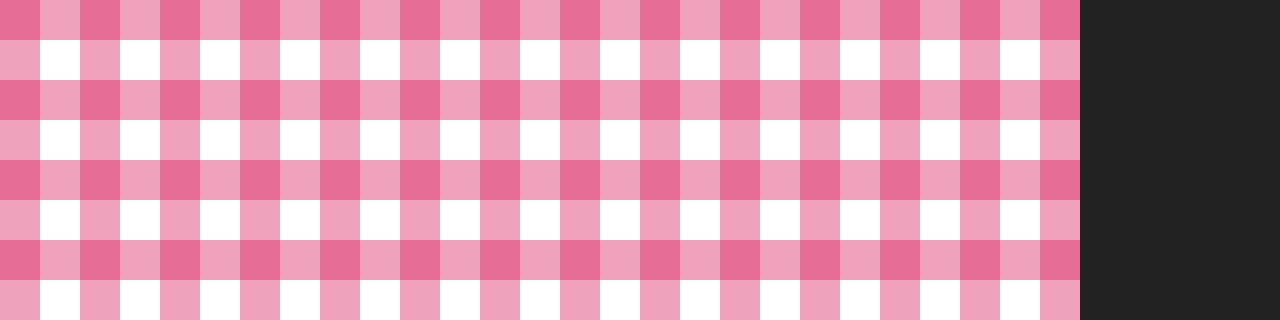
<file: brand/instagram/characters/engine.html>
<!doctype html>
<html lang="en-GB">
<head>
<meta charset="utf-8">
<title>The Biscuit Tin: episode</title>
<!-- One 16-second, 1080 x 1920 Instagram Reel per character in characters.js.
     Open engine.html?ep=<biscuit id> to watch one on a loop. render(t) draws the frame at t
     seconds so the renderer can capture it frame by frame; EPISODE_EVENTS lists the sound cues. -->
<link rel="stylesheet" href="https://fonts.googleapis.com/css2?family=Fredoka:wght@500;600;700&family=Nunito:wght@700;800&display=swap">
<style>
  :root { --ink: #3b1f14; --jam: #d92f63; --custard: #ffc94a; --pink: #fff0f4; --doily: #fff; --doily-hole: rgba(59,31,20,.14); }
  html, body { margin: 0; background: #222; }
  #stage { width: 1080px; height: 1920px; position: relative; overflow: hidden; background: var(--pink); font-family: Nunito, sans-serif; color: var(--ink); }
  #stage::before {
    content: ""; position: absolute; inset: 0; opacity: .55;
    background-image: url("data:image/svg+xml,%3Csvg xmlns='http://www.w3.org/2000/svg' width='260' height='260'%3E%3Cg stroke-linecap='round' stroke-width='9'%3E%3Cpath d='M30 44l18-9' stroke='%23ff7aa2'/%3E%3Cpath d='M100 26l6 18' stroke='%23ffc94a'/%3E%3Cpath d='M188 58l18 6' stroke='%239ad7f5'/%3E%3Cpath d='M230 130l-6 18' stroke='%238ee0b8'/%3E%3Cpath d='M144 116l14-12' stroke='%23c9a7ff'/%3E%3Cpath d='M58 144l-14 12' stroke='%23ffc94a'/%3E%3Cpath d='M116 202l18 3' stroke='%23ff7aa2'/%3E%3Cpath d='M202 216l6-18' stroke='%23c9a7ff'/%3E%3Cpath d='M22 230l14 9' stroke='%239ad7f5'/%3E%3C/g%3E%3C/svg%3E");
    background-size: 260px 260px;
  }
  svg#scene { position: absolute; inset: 0; }
  /* Instagram safe area: its header covers the top ~250px, the caption and buttons the bottom
     ~420px and the right-hand ~140px, and the feed crops Reels to 4:5 (y 285-1635). All words sit
     between y 320 and 1500, centred left of the button column. */
  .layer { position: absolute; left: 0; top: 0; width: 1080px; padding: 0 140px 0 40px; box-sizing: border-box; display: flex; justify-content: center; text-align: center; }
  .title h1 { font-family: Fredoka; font-weight: 700; font-size: 140px; line-height: .95; margin: 0; text-shadow: 0 9px 0 #ffc9d9; }
  .title h1 span { color: var(--jam); text-shadow: 0 9px 0 var(--ink); }
  .title p { font-family: Fredoka; font-weight: 600; font-size: 60px; margin: 14px 0 0; }
  .bubble {
    background: #fff; border: 8px solid var(--ink); border-radius: 60px; padding: 30px 46px;
    font-family: Fredoka; font-weight: 600; font-size: 62px; line-height: 1.12; max-width: 760px;
    box-shadow: 0 12px 0 var(--ink); position: relative;
  }
  .bubble::after {
    content: ""; position: absolute; bottom: -46px; left: var(--tail, 35%); width: 60px; height: 60px; background: #fff;
    border-right: 8px solid var(--ink); border-bottom: 8px solid var(--ink); transform: translateX(-50%) rotate(45deg) skew(8deg, 8deg);
  }
  .count { font-family: Fredoka; font-weight: 700; font-size: 280px; line-height: 1; text-shadow: 0 14px 0 #ffc9d9; }
  .count.red { color: var(--jam); text-shadow: 0 14px 0 var(--ink); }
  .label {
    font-family: Fredoka; font-weight: 600; font-size: 54px; background: var(--custard); border: 7px solid var(--ink);
    border-radius: 999px; padding: 12px 36px; box-shadow: 0 8px 0 var(--ink);
  }
  .stamp {
    border: 14px solid var(--jam); color: var(--jam); border-radius: 34px; padding: 18px 34px 22px;
    background: rgba(255,255,255,.88); font-family: Fredoka; font-weight: 700; font-size: 96px; line-height: .98; max-width: 760px;
  }
  .stamp small { display: block; font-size: 44px; font-weight: 600; margin-top: 12px; color: var(--ink); }
  .party {
    font-family: Fredoka; font-weight: 700; font-size: 128px; line-height: .95; max-width: 800px; color: var(--jam);
    text-shadow: 0 10px 0 var(--ink), 0 22px 0 var(--custard);
  }
  .endcard {
    position: absolute; inset: 0; padding: 0 140px 0 40px; background: var(--pink); display: flex; flex-direction: column; align-items: center; justify-content: center; gap: 28px; text-align: center;
  }
  .endcard img { width: 440px; }
  .endcard h2 { font-family: Fredoka; font-weight: 700; font-size: 112px; margin: 0; line-height: 1; text-shadow: 0 9px 0 #ffc9d9; white-space: nowrap; }
  .endcard h2 span { color: var(--jam); text-shadow: 0 9px 0 var(--ink); }
  .endcard p { font-family: Fredoka; font-weight: 600; font-size: 54px; margin: 0; max-width: 820px; line-height: 1.15; }
  .endcard .follow { font-family: Nunito; font-weight: 800; font-size: 44px; background: var(--jam); color: #fff; border: 7px solid var(--ink); border-radius: 999px; padding: 18px 46px; box-shadow: 0 10px 0 var(--ink); margin-top: 16px; }
</style>
</head>
<body>
<div id="stage">
  <svg id="scene" viewBox="0 0 1080 1920" xmlns="http://www.w3.org/2000/svg">
    <defs>
      <pattern id="gingham" width="80" height="80" patternUnits="userSpaceOnUse">
        <rect width="80" height="80" fill="#fff"/>
        <rect width="40" height="80" fill="#d92f63" opacity=".45"/>
        <rect width="80" height="40" fill="#d92f63" opacity=".45"/>
      </pattern>
      <clipPath id="bite"><path id="bite-path"/></clipPath>
    </defs>
    <rect x="0" y="1500" width="1080" height="420" fill="url(#gingham)"/>
    <rect x="0" y="1494" width="1080" height="14" fill="#3b1f14"/>

    <g id="cup-back" transform="translate(1600 1260)">
      <ellipse cx="0" cy="250" rx="330" ry="30" fill="#3b1f14" opacity=".18"/>
      <ellipse cx="0" cy="236" rx="320" ry="40" fill="#fffdfb" stroke="#3b1f14" stroke-width="12"/>
      <ellipse cx="0" cy="0" rx="250" ry="56" fill="#fffdfb" stroke="#3b1f14" stroke-width="12"/>
      <ellipse cx="0" cy="8" rx="224" ry="40" fill="#9a5f33"/>
      <ellipse id="ripple" cx="0" cy="8" rx="120" ry="20" fill="none" stroke="#fff" stroke-width="6" opacity="0"/>
      <g id="steam" fill="none" stroke="#a993bf" stroke-width="12" stroke-linecap="round"></g>
      <g id="crumb" opacity="0"><ellipse cx="0" cy="0" rx="34" ry="12" stroke="#3b1f14" stroke-width="6"/></g>
    </g>

    <g id="char">
      <g id="legs" stroke="#3b1f14" stroke-width="18" stroke-linecap="round" fill="none">
        <path id="leg-l"/><path id="leg-r"/>
        <ellipse id="shoe-l" rx="40" ry="20" stroke-width="10"/>
        <ellipse id="shoe-r" rx="40" ry="20" stroke-width="10"/>
      </g>
      <g id="arm-l" stroke="#3b1f14" stroke-width="18" stroke-linecap="round" fill="none">
        <path d="M0 0 Q-80 30 -100 110"/><circle cx="-102" cy="122" r="26" fill="#fff6e0" stroke-width="10"/>
      </g>
      <g id="arm-r" stroke="#3b1f14" stroke-width="18" stroke-linecap="round" fill="none">
        <path d="M0 0 Q80 30 100 110"/><circle cx="102" cy="122" r="26" fill="#fff6e0" stroke-width="10"/>
      </g>
      <g id="body" clip-path="url(#bite)">
        <g id="art"></g>
        <path id="stain" fill="#7a4220" opacity="0"/>
      </g>
      <path id="bite-edge" fill="none" stroke="#3b1f14" stroke-width="12" stroke-linejoin="round" opacity="0"/>
      <g id="hat"></g>
      <g id="face">
        <path id="brow-l" fill="none" stroke="#3b1f14" stroke-width="14" stroke-linecap="round"/>
        <path id="brow-r" fill="none" stroke="#3b1f14" stroke-width="14" stroke-linecap="round"/>
        <g id="eye-l">
          <ellipse rx="44" ry="54" fill="#fff" stroke="#3b1f14" stroke-width="10"/>
          <g class="pupil"><circle r="22" fill="#3b1f14"/><circle cx="-7" cy="-8" r="7" fill="#fff"/></g>
        </g>
        <g id="eye-r">
          <ellipse rx="44" ry="54" fill="#fff" stroke="#3b1f14" stroke-width="10"/>
          <g class="pupil"><circle r="22" fill="#3b1f14"/><circle cx="-7" cy="-8" r="7" fill="#fff"/></g>
        </g>
        <ellipse cx="-128" cy="40" rx="34" ry="20" fill="#ff7aa2" opacity=".55"/>
        <ellipse cx="128" cy="40" rx="34" ry="20" fill="#ff7aa2" opacity=".55"/>
        <path id="mouth" fill="none" stroke="#3b1f14" stroke-width="14" stroke-linecap="round" stroke-linejoin="round"/>
        <g id="face-acc"></g>
        <path id="sweat" d="M0 -26 C14 -6 20 6 20 14 A20 20 0 0 1 -20 14 C-20 6 -14 -6 0 -26Z" fill="#9ad7f5" stroke="#3b1f14" stroke-width="6" opacity="0"/>
      </g>
    </g>

    <g id="cup-front" transform="translate(1600 1260)">
      <path d="M232 60 h40 a90 90 0 0 1 0 180 h-70" fill="none" stroke="#3b1f14" stroke-width="44" stroke-linecap="round"/>
      <path d="M232 60 h40 a90 90 0 0 1 0 180 h-70" fill="none" stroke="#fffdfb" stroke-width="22" stroke-linecap="round"/>
      <path d="M-250 0 A250 56 0 0 0 250 0 Q246 180 120 232 L-120 232 Q-246 180 -250 0 Z" fill="#fffdfb" stroke="#3b1f14" stroke-width="12" stroke-linejoin="round"/>
      <path d="M-226 84 Q0 140 226 84" fill="none" stroke="#3e6fb5" stroke-width="12"/>
      <path d="M-206 120 Q0 170 206 120" fill="none" stroke="#d92f63" stroke-width="8"/>
      <path d="M-200 30 Q-190 130 -120 200" fill="none" stroke="#fff" stroke-width="16" stroke-linecap="round" opacity=".7"/>
    </g>
    <g id="fx"></g>
  </svg>

  <div class="layer title" id="title" style="top:340px"><div><h1>Meet <span id="t-name"></span></h1><p id="t-sub"></p></div></div>
  <div class="layer" id="b1" style="top:360px"><div class="bubble"></div></div>
  <div class="layer" id="b2" style="top:360px"><div class="bubble"></div></div>
  <div class="layer" id="b3" style="top:380px"><div class="bubble"></div></div>
  <div class="layer" id="lbl" style="top:640px"><div class="label"></div></div>
  <div class="layer" id="c1" style="top:380px"><div class="count"></div></div>
  <div class="layer" id="c2" style="top:380px"><div class="count"></div></div>
  <div class="layer" id="c3" style="top:380px"><div class="count red"></div></div>
  <div class="layer" id="big" style="top:420px"><div></div></div>
  <div class="layer" id="b4" style="top:380px"><div class="bubble"></div></div>
  <div class="endcard" id="end">
    <img src="../../logo-mark.svg" alt="">
    <h2>The Biscuit <span>Tin</span></h2>
    <p id="end-line"></p>
    <div class="follow">Follow for a Biscuit of the Day</div>
  </div>
</div>

<script src="../../../biscuits.js"></script>
<script src="../../../art.js"></script>
<script src="characters.js"></script>
<script>
const DURATION = 16;
const $ = (id) => document.getElementById(id);
const clamp = (v, a = 0, b = 1) => Math.min(b, Math.max(a, v));
const lerp = (a, b, k) => a + (b - a) * k;
const span = (t, a, b) => clamp((t - a) / (b - a));
const easeOut = (k) => 1 - Math.pow(1 - k, 3);
const easeInOut = (k) => (k < 0.5 ? 4 * k * k * k : 1 - Math.pow(-2 * k + 2, 3) / 2);
const backOut = (k) => { const c = 1.9; return 1 + (c + 1) * Math.pow(k - 1, 3) + c * Math.pow(k - 1, 2); };
const bounceOut = (k) => {
  const n = 7.5625, d = 2.75;
  if (k < 1 / d) return n * k * k;
  if (k < 2 / d) return n * (k -= 1.5 / d) * k + 0.75;
  if (k < 2.5 / d) return n * (k -= 2.25 / d) * k + 0.9375;
  return n * (k -= 2.625 / d) * k + 0.984375;
};
function rng(seed) { return () => { seed = (seed * 16807) % 2147483647; return (seed - 1) / 2147483646; }; }

// ---------- which episode ----------
const epId = new URLSearchParams(location.search).get("ep") || CAST[0].id;
const EP = CAST.find((c) => c.id === epId);
const B = BISCUITS.find((b) => b.id === epId);
if (!EP || !B) throw new Error("Unknown episode " + epId);
const G = EP.gag;

// ---------- the body: half-width and half-height of each illustration, in art units ----------
function extents(a) {
  switch (a.t) {
    case "round": { const r = a.r || 66; return [r + (a.fluted ? a.fluted.a : 0) + (a.rough ? 2 : 0), r + (a.fluted ? a.fluted.a : 0)]; }
    case "rect": return [(a.w || 150) / 2 + (a.cream ? 6 : 0) + (a.scallop ? 5 : 0), (a.h || 96) / 2 + (a.cream ? 8 : 0) + (a.scallop ? 5 : 0)];
    case "wafer": return [82, 42];
    case "fingers": return [62, 74];
    case "gems": return [75, 70];
    case "wheel": return [74, 74];
    case "penguin": return [80, 34];
    case "figroll": return [72, 54];
    case "teacake": return [68, 68];
    default: return [68, 68];
  }
}
const K = EP.k || 3.2;
const [hwU, hhU] = extents(B.art);
const HW = hwU * K, HH = hhU * K;
const FS = clamp(Math.min(HW, HH) / 230, 0.58, 1);         // face scale
const HS = clamp(HW / 230, 0.6, 1.1);                        // hat scale
const DUNK_S = Math.min(0.78, 175 / HW);                     // size in the cup

// the biscuit illustration itself, from the site's art.js
$("art").innerHTML = BiscuitArt.svg(B, { noDoily: true, decorative: true });
const artSvg = $("art").firstElementChild;
artSvg.setAttribute("x", -100 * K); artSvg.setAttribute("y", -100 * K);
artSvg.setAttribute("width", 200 * K); artSvg.setAttribute("height", 200 * K);
artSvg.style.overflow = "visible";
$("crumb").firstElementChild.setAttribute("fill", B.art.fill || "#d9a35c");

// limbs and face positions
const ARM_X = HW - 12, ARM_Y = Math.min(30, HH * 0.15);
const LEG_X = Math.min(70, HW * 0.45), LEG_Y = HH - 26;
$("shoe-l").setAttribute("fill", EP.shoes); $("shoe-r").setAttribute("fill", EP.shoes);
$("face").setAttribute("transform", `translate(0 ${-HH * 0.04}) scale(${FS})`);

// Dark chocolate biscuits get cream eyebrows and mouth, so the expressions show up.
const DARK_TYPES = ["jaffa", "teacake", "wheel", "fingers", "penguin"];
const lum = (hex) => { const n = parseInt(hex.slice(1), 16); return (0.299 * (n >> 16) + 0.587 * ((n >> 8) & 255) + 0.114 * (n & 255)) / 255; };
const DARK = DARK_TYPES.includes(B.art.t) || !!B.art.choc || (B.art.fill && lum(B.art.fill) < 0.42);
const FEATURE = DARK ? "#fff6e0" : "#3b1f14";
["mouth", "brow-l", "brow-r"].forEach((id) => $(id).setAttribute("stroke", FEATURE));

// ---------- accessories ----------
const C = "#3b1f14";
const HATS = {
  cap: `<path d="M-130 4 Q-130 -120 0 -120 Q130 -120 130 4 Z" fill="#3e6fb5" stroke="${C}" stroke-width="10"/><path d="M40 0 Q150 -12 210 14 Q160 26 40 22 Z" fill="#2c5aa0" stroke="${C}" stroke-width="10" stroke-linejoin="round"/><circle cx="0" cy="-120" r="12" fill="#2c5aa0" stroke="${C}" stroke-width="6"/>`,
  tophat: `<ellipse cx="0" cy="0" rx="150" ry="26" fill="#2a1a22" stroke="${C}" stroke-width="10"/><path d="M-92 -4 L-84 -210 L84 -210 L92 -4 Z" fill="#2a1a22" stroke="${C}" stroke-width="10" stroke-linejoin="round"/><path d="M-90 -40 L90 -40 L88 -80 L-88 -80 Z" fill="#d92f63"/>`,
  crown: `<path d="M-130 0 L-140 -150 L-70 -80 L0 -170 L70 -80 L140 -150 L130 0 Z" fill="#ffc94a" stroke="${C}" stroke-width="10" stroke-linejoin="round"/><circle cx="0" cy="-60" r="18" fill="#d92f63" stroke="${C}" stroke-width="6"/><circle cx="-80" cy="-40" r="12" fill="#3e6fb5" stroke="${C}" stroke-width="5"/><circle cx="80" cy="-40" r="12" fill="#3e6fb5" stroke="${C}" stroke-width="5"/>`,
  beanie: `<path d="M-140 10 Q-140 -150 0 -150 Q140 -150 140 10 Z" fill="#e8701a" stroke="${C}" stroke-width="10"/><rect x="-150" y="-26" width="300" height="46" rx="18" fill="#c95a10" stroke="${C}" stroke-width="10"/><circle cx="0" cy="-160" r="34" fill="#fff6e0" stroke="${C}" stroke-width="8"/>`,
  tam: `<ellipse cx="-10" cy="-50" rx="170" ry="62" fill="#c8102e" stroke="${C}" stroke-width="10"/><path d="M-170 -50 h340 M-120 -98 v96 M-40 -110 v120 M40 -110 v120 M120 -98 v96" stroke="#2f6b4f" stroke-width="12" opacity=".8"/><path d="M-110 -6 Q0 20 110 -6" stroke="${C}" stroke-width="18" fill="none" stroke-linecap="round"/><circle cx="-10" cy="-118" r="30" fill="#ffc94a" stroke="${C}" stroke-width="8"/>`,
  partyhat: `<g transform="rotate(12)"><path d="M-90 0 L0 -230 L90 0 Z" fill="#9ad7f5" stroke="${C}" stroke-width="10" stroke-linejoin="round"/><path d="M-64 -66 L60 -76 M-36 -140 L34 -146" stroke="#ff7aa2" stroke-width="22"/><circle cx="0" cy="-234" r="28" fill="#ffc94a" stroke="${C}" stroke-width="8"/></g>`,
  fedora: `<ellipse cx="0" cy="0" rx="190" ry="34" fill="#6e5a66" stroke="${C}" stroke-width="10"/><path d="M-110 -6 Q-120 -150 0 -130 Q120 -150 110 -6 Z" fill="#6e5a66" stroke="${C}" stroke-width="10"/><path d="M-110 -40 Q0 -20 110 -40 L108 -70 Q0 -50 -108 -70 Z" fill="#2a1a22"/><path d="M0 -130 L0 -100" stroke="${C}" stroke-width="8"/>`,
  beret: `<g transform="rotate(-14)"><ellipse cx="0" cy="-30" rx="170" ry="56" fill="#2a1a22" stroke="${C}" stroke-width="10"/><path d="M0 -86 q4 -26 20 -30" stroke="${C}" stroke-width="10" fill="none" stroke-linecap="round"/></g>`,
  boater: `<ellipse cx="0" cy="0" rx="200" ry="36" fill="#f0d49a" stroke="${C}" stroke-width="10"/><path d="M-110 -4 L-104 -100 Q0 -116 104 -100 L110 -4 Z" fill="#f0d49a" stroke="${C}" stroke-width="10"/><path d="M-108 -30 Q0 -14 108 -30 L106 -64 Q0 -48 -106 -64 Z" fill="#3e6fb5"/>`,
  bonnet: `<path d="M-200 60 Q-210 -180 0 -190 Q210 -180 200 60 Q150 -110 0 -112 Q-150 -110 -200 60 Z" fill="#c9a7ff" stroke="${C}" stroke-width="10" stroke-linejoin="round"/><path d="M150 40 q40 60 10 120 M150 40 q60 30 70 100" stroke="#d92f63" stroke-width="14" fill="none" stroke-linecap="round"/>`,
  cowboy: `<path d="M-230 -10 Q-200 40 0 30 Q200 40 230 -10 Q180 10 0 6 Q-180 10 -230 -10 Z" fill="#8a5a2b" stroke="${C}" stroke-width="10" stroke-linejoin="round"/><path d="M-110 8 Q-130 -150 -40 -140 Q0 -110 40 -140 Q130 -150 110 8 Z" fill="#8a5a2b" stroke="${C}" stroke-width="10" stroke-linejoin="round"/><path d="M-112 -20 Q0 0 112 -20" stroke="#3b1f14" stroke-width="16" fill="none"/>`,
  flower: `<g transform="translate(${HW * 0.55} 10)">${Array.from({ length: 8 }, (_, i) => `<ellipse cx="0" cy="-50" rx="24" ry="44" fill="#fff" stroke="${C}" stroke-width="7" transform="rotate(${i * 45})"/>`).join("")}<circle r="28" fill="#ffc94a" stroke="${C}" stroke-width="7"/></g>`,
  bow: `<g transform="translate(${HW * 0.5} 6) rotate(18)"><path d="M0 0 L-90 -60 Q-110 0 -90 60 Z M0 0 L90 -60 Q110 0 90 60 Z" fill="#d92f63" stroke="${C}" stroke-width="10" stroke-linejoin="round"/><circle r="24" fill="#ff7aa2" stroke="${C}" stroke-width="8"/></g>`,
};
const FACE_ACC = {
  glasses: `<g fill="none" stroke="${C}" stroke-width="12"><circle cx="-70" cy="-40" r="64"/><circle cx="70" cy="-40" r="64"/><path d="M-6 -46 Q0 -56 6 -46 M-134 -46 L-200 -60 M134 -46 L200 -60"/></g>`,
  monocle: `<g fill="none" stroke="#c9a227" stroke-width="10"><circle cx="70" cy="-40" r="66"/><path d="M128 -8 Q170 80 120 170"/></g>`,
  goggles: `<g><rect x="-230" y="-196" width="460" height="34" rx="16" fill="#8a5a2b" stroke="${C}" stroke-width="8"/><circle cx="-66" cy="-178" r="50" fill="#9ad7f5" stroke="${C}" stroke-width="12"/><circle cx="66" cy="-178" r="50" fill="#9ad7f5" stroke="${C}" stroke-width="12"/><ellipse cx="-80" cy="-192" rx="16" ry="9" fill="#fff" opacity=".8"/><ellipse cx="52" cy="-192" rx="16" ry="9" fill="#fff" opacity=".8"/></g>`,
  headband: `<g><path d="M-220 -150 Q0 -210 220 -150 L222 -110 Q0 -170 -222 -110 Z" fill="#d92f63" stroke="${C}" stroke-width="9" stroke-linejoin="round"/><path d="M-216 -128 Q0 -186 216 -128" stroke="#fff" stroke-width="10" fill="none"/></g>`,
  bowtie: `<g transform="translate(0 150)"><path d="M0 0 L-70 -40 L-70 40 Z M0 0 L70 -40 L70 40 Z" fill="#d92f63" stroke="${C}" stroke-width="9" stroke-linejoin="round"/><circle r="18" fill="#a8204b" stroke="${C}" stroke-width="7"/></g>`,
};
if (HATS[EP.acc]) $("hat").innerHTML = `<g transform="translate(0 ${-HH + 18}) scale(${HS})">${HATS[EP.acc]}</g>`;
if (FACE_ACC[EP.acc]) $("face-acc").innerHTML = FACE_ACC[EP.acc];

// ---------- words ----------
const firstName = EP.name;
$("t-name").textContent = firstName;
$("t-sub").textContent = EP.title || "the " + B.name;
document.querySelector("#b1 .bubble").textContent = EP.lines[0];
document.querySelector("#b2 .bubble").textContent = EP.lines[1];
document.querySelector("#b3 .bubble").textContent = G.line;
document.querySelector("#b4 .bubble").textContent = EP.punch;
$("end-line").textContent = EP.end;
if (G.type === "dunk") {
  document.querySelector("#lbl .label").textContent = G.outcome === "never" ? "Dunk window: none" : `Dunk window: ${G.secs} second${G.secs === 1 ? "" : "s"}`;
  const counts = G.outcome === "survive"
    ? [Math.round(G.secs / 3) + "…", Math.round((2 * G.secs) / 3) + "…", G.secs + "!"]
    : ["1…", "2…", "3?!"];
  ["c1", "c2", "c3"].forEach((id, i) => (document.querySelector(`#${id} .count`).textContent = counts[i]));
  if (G.outcome === "survive") document.querySelector("#c3 .count").classList.remove("red");
}
const big = document.querySelector("#big > div");
if (G.type === "stamp" || (G.type === "dunk" && G.outcome === "never")) {
  big.className = "stamp";
  big.innerHTML = G.type === "stamp" ? `${G.text}${G.sub ? `<small>${G.sub}</small>` : ""}` : "NOPE!";
} else if (G.type === "party" || G.type === "shrink") {
  big.className = "party";
  big.textContent = G.text;
}

// ---------- faces ----------
const MOUTHS = {
  smile: "M-56 54 Q0 104 56 54",
  grin: "M-62 46 Q0 120 62 46 Z",
  nervous: "M-62 70 q15.5 -16 31 0 t31 0 t31 0 t31 0",
  determined: "M-48 64 L48 58",
  o: "M0 46 a24 30 0 1 0 0.1 0 Z",
  fine: "M-40 70 Q0 86 44 58",
  smirk: "M-50 70 Q10 84 56 48",
};
const BROWS = {
  happy: ["M-110 -118 Q-70 -136 -30 -118", "M30 -118 Q70 -136 110 -118"],
  worried: ["M-110 -112 Q-70 -126 -30 -142", "M30 -142 Q70 -126 110 -112"],
  cross: ["M-110 -144 Q-70 -130 -30 -112", "M30 -112 Q70 -130 110 -144"],
  shocked: ["M-110 -150 Q-70 -170 -30 -150", "M30 -150 Q70 -170 110 -150"],
  raised: ["M-110 -118 Q-70 -132 -30 -120", "M30 -150 Q70 -172 110 -152"],
};
const MOODS = {
  nervous: { mouth: "nervous", brows: "worried", look: [-6, 8] },
  proud: { mouth: "grin", brows: "happy", look: [0, -6] },
  cross: { mouth: "determined", brows: "cross", look: [10, 0] },
  sly: { mouth: "smirk", brows: "raised", look: [14, -4] },
  posh: { mouth: "smile", brows: "raised", look: [0, -12] },
};
const PUNCH = {
  grin: { mouth: "grin", brows: "happy", look: [0, 0] },
  o: { mouth: "o", brows: "shocked", look: [0, 10] },
  smirk: { mouth: "smirk", brows: "raised", look: [-12, -4] },
  fine: { mouth: "fine", brows: "worried", look: [-10, 0] },
  cross: { mouth: "determined", brows: "cross", look: [-10, 0] },
};

// ---------- jagged bite for a failed dunk ----------
const R = rng(EP.id.length * 7919 + 42);
const BITE = Array.from({ length: 13 }, () => R());
const SPLASH = Array.from({ length: 18 }, () => [R(), R(), R()]);
const DRIPS = Array.from({ length: 7 }, () => [R(), R()]);
const CONFETTI = Array.from({ length: 70 }, () => [R(), R(), R(), R()]);
const BW = Math.max(HW, HH) + 120;
function bitePath(cut, jag) {
  let d = `M${-BW} ${-BW} L${BW} ${-BW} L${BW} ${cut}`;
  for (let i = 12; i >= 0; i--) {
    const x = -BW + (2 * BW * i) / 12;
    const y = cut + (BITE[i] - 0.5) * jag * 2 + (i % 2 ? jag * 0.6 : -jag * 0.4);
    d += ` L${x.toFixed(1)} ${y.toFixed(1)}`;
  }
  return d + " Z";
}
function edgePath(cut, jag) {
  const pts = [];
  for (let i = 0; i <= 12; i++) {
    const x = -BW + (2 * BW * i) / 12;
    const y = cut + (BITE[i] - 0.5) * jag * 2 + (i % 2 ? jag * 0.6 : -jag * 0.4);
    if (Math.abs(x) < HW - 6) pts.push(`${x.toFixed(1)} ${y.toFixed(1)}`);
  }
  return pts.length ? "M" + pts.join(" L") : "";
}

function show(id, t, a, b, { rise = 40 } = {}) {
  const el = $(id);
  const kIn = span(t, a, a + 0.25), kOut = span(t, b - 0.2, b);
  const visible = t >= a && t <= b;
  el.style.opacity = visible ? Math.min(kIn * 1.4, 1 - kOut) : 0;
  el.style.transform = `translateY(${(1 - easeOut(kIn)) * rise}px) scale(${visible ? lerp(0.6, 1, backOut(kIn)) : 1})`;
}

// ---------- sound cues, read by soundtrack.py ----------
const EVENTS = [[0.3, "fall"], [0.62, "boing"], [1.6, "pop"], [4.0, "pop"], [G.type === "stamp" ? 6.8 : 7.0, "pop"], [12.6, "pop"], [14.0, "chime"]];
if (EP.mood === "nervous") EVENTS.push([4.3, "shiver"]);
if (G.type === "dunk") {
  EVENTS.push([6.3, "slide"]);
  if (G.outcome === "never") EVENTS.push([8.8, "squeak"], [9.2, "skid"], [9.4, "nope"]);
  else {
    EVENTS.push([8.8, "jump"], [9.76, "plop"], [9.85, "tick"], [10.4, "tick"], [10.95, G.outcome === "fail" ? "tickHigh" : "tick"], [11.42, "out"], [12.3, "boingSoft"]);
    EVENTS.push(G.outcome === "fail" ? [12.75, "sad"] : [12.35, "fanfare"]);
  }
}
if (G.type === "stamp") { EVENTS.push([9.0, "stamp"]); if (G.sfx) EVENTS.push([9.25, G.sfx]); }
if (G.type === "party") EVENTS.push([9.0, "party"]);
if (G.type === "shrink") EVENTS.push([9.0, "shrink"], [10.4, "grow"]);
if (EP.punchMood === "fine" && !(G.type === "dunk" && G.outcome === "fail")) EVENTS.push([12.75, "sad"]);
EVENTS.sort((a, b) => a[0] - b[0]);

// ---------- one frame ----------
function render(t) {
  t = clamp(t, 0, DURATION);
  // far enough from the left edge that the whole character, arms included, is on screen
  // (a raised left arm reaches ~200px past the body; a spinning party guest needs room for the hat)
  const HOME = { x: Math.max(G.type === "party" ? 480 : 330, HW + 200), y: 1480 - (LEG_Y + 106) };
  // the cup stands clear of wide characters, as far right as the screen allows
  const CUP_X = clamp(HOME.x + HW + 250, 770, 860);
  const DUNK = { x: CUP_X - 25, y: 1225 };
  const dunking = G.type === "dunk" && G.outcome !== "never";
  let x = HOME.x, y = HOME.y, rot = 0, sx = 1, sy = 1, scale = 1;

  // drops in, then bounces (halved after the first landing so it stays below the title)
  if (t < 1.4) {
    const k = span(t, 0.3, 1.4);
    y = HOME.y - (1 - bounceOut(k)) * (HOME.y + 500) * (k > 0.364 ? 0.5 : 1);
    rot = (1 - k) * -25;
  }
  const land = span(t, 0.62, 0.8);
  if (land > 0 && land < 1) { const q = Math.sin(land * Math.PI); sy = 1 - 0.18 * q; sx = 1 + 0.14 * q; }
  if (t >= 1.4 && t < 8.8) { y += Math.sin((t - 1.4) * 4) * 8; rot = Math.sin((t - 1.4) * 2) * 3; }
  if (EP.mood === "nervous" && t >= 4.2 && t < 6.4) x += Math.sin(t * 60) * 4;
  if (EP.mood === "proud" && t >= 4.0 && t < 6.6) { y -= Math.abs(Math.sin((t - 4) * 5)) * 26; }

  if (dunking) {
    if (t >= 8.8 && t < 9.7) {
      const k = easeInOut(span(t, 8.8, 9.7));
      x = lerp(HOME.x, DUNK.x, k);
      y = lerp(HOME.y, DUNK.y - 300, k) - Math.sin(k * Math.PI) * 360;
      rot = lerp(0, 18, k) + Math.sin(k * Math.PI) * 25;
      scale = lerp(1, DUNK_S, k);
    }
    if (t >= 9.7 && t < 11.4) {
      const k = easeOut(span(t, 9.7, 10.0));
      x = DUNK.x + Math.sin(t * 9) * 3; y = lerp(DUNK.y - 300, DUNK.y, k); rot = 18; scale = DUNK_S;
    }
    if (t >= 11.4 && t < 12.3) {
      const k = easeInOut(span(t, 11.4, 12.3));
      x = lerp(DUNK.x, HOME.x, k);
      y = lerp(DUNK.y, HOME.y, k) - Math.sin(k * Math.PI) * 460;
      rot = lerp(18, 0, k) - Math.sin(k * Math.PI) * 30;
      scale = lerp(DUNK_S, 1, k);
    }
    if (t >= 12.3) { const q = Math.sin(span(t, 12.3, 12.5) * Math.PI); sy = 1 - 0.14 * q; sx = 1 + 0.1 * q; rot = Math.sin((t - 12.3) * 3) * 2; }
  }
  if (G.type === "dunk" && G.outcome === "never") {
    if (t >= 8.8 && t < 9.2) { x = HOME.x + easeOut(span(t, 8.8, 9.2)) * 70; rot = 8; }
    if (t >= 9.2 && t < 12.3) {
      const k = easeOut(span(t, 9.2, 9.5));
      x = HOME.x + 70 - k * 110 + (t < 10.4 ? Math.sin(t * 60) * 5 : 0) + easeInOut(span(t, 11.6, 12.2)) * 40;
      y = HOME.y - Math.sin(k * Math.PI) * 80; rot = -10 * (1 - span(t, 10.5, 11.5));
    }

  }
  if (G.type === "stamp" && t >= 9.0 && t < 12.3) {
    const k = span(t, 9.0, 9.35);
    y = HOME.y - Math.sin(k * Math.PI) * 120;          // jumps in surprise
    if (t < 9.9) x += Math.sin(t * 70) * 6 * (1 - span(t, 9.35, 9.9));
  }
  if (G.type === "party" && t >= 9.0 && t < 11.0) {
    const k = span(t, 9.0, 10.6);
    y = HOME.y - Math.abs(Math.sin(k * Math.PI * 2)) * 200;
    rot = easeInOut(k) * 360 * (G.spin || 1);
  }
  if (G.type === "shrink") {
    let s = 1;
    if (t >= 9.0 && t < 10.4) s = lerp(1, 0.45, easeInOut(span(t, 9.0, 9.6)));
    if (t >= 10.4 && t < 11.2) { const k = span(t, 10.4, 11.2); s = lerp(0.45, 1, backOut(k)); }
    scale = s;
    y = HOME.y + (1 - s) * (LEG_Y + 106);              // keep the feet on the table
    if (t >= 10.4 && t < 10.9) { const q = Math.sin(span(t, 10.4, 10.9) * Math.PI); sy *= 1 + 0.12 * q; }
  }
  $("char").setAttribute("transform", `translate(${x.toFixed(1)} ${y.toFixed(1)}) rotate(${rot.toFixed(2)}) scale(${(scale * sx).toFixed(3)} ${(scale * sy).toFixed(3)})`);

  // ---------- arms and legs ----------
  let armR = 0, armL = 0;
  if (t >= 1.5 && t < 3.6) armR = -110 + Math.sin((t - 1.5) * 14) * 25;
  else if (t >= 4.0 && t < 6.6 && EP.mood === "cross") { armR = -40; armL = 40; }
  else if (t >= 4.0 && t < 6.6 && EP.mood === "posh") armR = -60;
  else if (t >= 6.8 && t < 8.6 && G.type === "dunk") { armR = -40; armL = 40; }
  else if (t >= 6.8 && t < 8.8) armR = -80 + Math.sin(t * 6) * 10;                 // gesturing while talking
  if (dunking && t >= 8.8 && t < 9.7) { armR = -150; armL = 150; }
  if (dunking && t >= 11.4 && t < 12.3) { armR = -160; armL = 160; }
  if (G.type === "stamp" && t >= 9.0 && t < 10.0) { armR = -150; armL = 150; }
  if (G.type === "party" && t >= 9.0 && t < 11.6) { armR = -150 + Math.sin(t * 16) * 20; armL = 150 - Math.sin(t * 16) * 20; }
  if (G.type === "shrink" && t >= 11.2 && t < 12.3) { armR = -60; armL = 60; }
  if (G.type === "dunk" && G.outcome === "never" && t >= 9.2 && t < 11.0) { armR = -120; armL = 120; }
  if (t >= 12.6 && t < 14) {
    if (G.type === "dunk" && G.outcome === "survive") { armR = -150 + Math.sin(t * 8) * 10; armL = 150 - Math.sin(t * 8) * 10; }
    else if (EP.punchMood === "fine") armR = -70 + Math.sin(t * 3) * 6;
    else if (EP.punchMood === "grin") armR = -110 + Math.sin(t * 12) * 20;
    else if (EP.punchMood === "cross") { armR = -40; armL = 40; }
    else armR = -60;
  }
  $("arm-r").setAttribute("transform", `translate(${ARM_X} ${ARM_Y}) rotate(${armR.toFixed(1)})`);
  $("arm-l").setAttribute("transform", `translate(${-ARM_X} ${ARM_Y}) rotate(${armL.toFixed(1)})`);
  const kick = (dunking && ((t >= 8.8 && t < 9.7) || (t >= 11.4 && t < 12.3))) || (G.type === "party" && t >= 9 && t < 10.6) ? 18 : 0;
  $("leg-l").setAttribute("d", `M${-LEG_X} ${LEG_Y} L${-LEG_X - 16 - kick} ${LEG_Y + 100 - kick}`);
  $("leg-r").setAttribute("d", `M${LEG_X} ${LEG_Y} L${LEG_X + 16 + kick} ${LEG_Y + 100 - kick}`);
  $("shoe-l").setAttribute("cx", -LEG_X - 26 - kick); $("shoe-l").setAttribute("cy", LEG_Y + 106 - kick);
  $("shoe-r").setAttribute("cx", LEG_X + 26 + kick); $("shoe-r").setAttribute("cy", LEG_Y + 106 - kick);
  $("legs").setAttribute("opacity", dunking && t >= 9.9 && t < 11.4 ? 0 : 1);

  // ---------- face ----------
  let f = { mouth: "smile", brows: "happy", look: [0, 0] };
  if (t >= 1.5 && t < 4) f = { mouth: "grin", brows: "happy", look: [0, 0] };
  if (t >= 4 && t < 6.6) f = { ...MOODS[EP.mood] };
  if (t >= 6.6 && t < 8.8) f = G.type === "dunk" ? { mouth: "determined", brows: "cross", look: [16, 2] } : { mouth: "smile", brows: "raised", look: [8, -4] };
  if (dunking && t >= 8.8 && t < 11.4) f = t > 10.9 && G.outcome === "fail" ? { mouth: "o", brows: "shocked", look: [0, -10] } : { mouth: "determined", brows: "cross", look: [0, -10] };
  if (dunking && t >= 11.4 && t < 12.6) f = G.outcome === "fail" ? { mouth: "o", brows: "shocked", look: [0, 0] } : { mouth: "grin", brows: "happy", look: [0, 0] };
  if (G.type === "dunk" && G.outcome === "never" && t >= 8.8 && t < 12.6) f = t < 9.2 ? { mouth: "o", brows: "shocked", look: [16, 4] } : { mouth: "nervous", brows: "worried", look: [18, 0] };
  if (G.type === "stamp" && t >= 8.8 && t < 12.6) f = t < 10 ? { mouth: "o", brows: "shocked", look: [12, -16] } : { mouth: "o", brows: "shocked", look: [14, -12] };
  if (G.type === "party" && t >= 8.8 && t < 12.6) f = { mouth: "grin", brows: "happy", look: [0, -8] };
  if (G.type === "shrink" && t >= 8.8 && t < 12.6) f = t < 10.4 ? { mouth: "nervous", brows: "worried", look: [0, -16] } : { mouth: "smirk", brows: "raised", look: [12, -8] };
  if (t >= 12.6) f = { ...PUNCH[EP.punchMood] };
  if (dunking && G.outcome === "fail" && t >= 12.6 && t < 13.1) f = { mouth: "o", brows: "shocked", look: [0, 18] };
  $("mouth").setAttribute("d", MOUTHS[f.mouth]);
  $("mouth").setAttribute("fill", f.mouth === "grin" ? "#a8204b" : f.mouth === "o" ? "#5a1830" : "none");
  $("brow-l").setAttribute("d", BROWS[f.brows][0]);
  $("brow-r").setAttribute("d", BROWS[f.brows][1]);
  document.querySelectorAll(".pupil").forEach((p) => p.setAttribute("transform", `translate(${f.look[0]} ${f.look[1]})`));
  const blinking = [2.6, 5.4, 8.1, 13.6].some((b) => t >= b && t < b + 0.14);
  $("eye-l").setAttribute("transform", `translate(-70 -40) scale(1 ${blinking ? 0.1 : 1})`);
  $("eye-r").setAttribute("transform", `translate(70 -40) scale(1 ${blinking ? 0.1 : 1})`);
  const nervy = (EP.mood === "nervous" && t >= 4.3 && t < 6.6) || (G.type === "dunk" && G.outcome === "never" && t >= 9.4 && t < 11) ||
    (G.type === "shrink" && t >= 9.2 && t < 10.4) || (EP.punchMood === "fine" && t >= 13.1 && t < 14);
  const sweatK = nervy ? ((t * 0.6) % 1) : -1;
  $("sweat").setAttribute("opacity", nervy ? 1 : 0);
  if (nervy) $("sweat").setAttribute("transform", `translate(150 ${-130 + sweatK * 90})`);

  // ---------- what the tea does to it ----------
  const gone = dunking && G.outcome === "fail" && t >= 11.4;
  const cut = gone ? HH * 0.3 : BW;
  const jag = gone ? 26 : 0;
  $("bite-path").setAttribute("d", bitePath(cut, jag));
  $("bite-edge").setAttribute("d", gone ? edgePath(cut, jag) : "");
  $("bite-edge").setAttribute("opacity", gone ? 1 : 0);
  $("stain").setAttribute("d", gone ? bitePath(cut - 60, jag).replace(`M${-BW} ${-BW} L${BW} ${-BW}`, `M${-BW} ${BW} L${BW} ${BW}`) : "");
  $("stain").setAttribute("opacity", gone ? 0.35 : 0);
  artSvg.style.filter = dunking && G.outcome === "survive" && t >= 11.4 ? "sepia(.35) saturate(1.3) brightness(.85)" : "none";

  // ---------- teacup ----------
  let fx = "";
  if (G.type === "dunk") {
    const cupX = lerp(1500, CUP_X, easeOut(span(t, 6.3, 7.0))) + (dunking && t >= 9.7 && t < 11.4 ? Math.sin(t * 40) * 3 : 0);
    const cupY = 1260;
    $("cup-back").setAttribute("transform", `translate(${cupX.toFixed(1)} ${cupY}) scale(.85)`);
    $("cup-front").setAttribute("transform", `translate(${cupX.toFixed(1)} ${cupY}) scale(.85)`);
    let steam = "";
    for (let i = 0; i < 3; i++) {
      const p = (t * 0.6 + i / 3) % 1;
      steam += `<path d="M${-90 + i * 90} ${-60 - p * 220} q-26 -40 0 -80 t0 -80" opacity="${(Math.sin(p * Math.PI) * 0.8).toFixed(2)}"/>`;
    }
    $("steam").innerHTML = steam;
    const rip = dunking ? span(t, 9.75, 10.6) : 0;
    $("ripple").setAttribute("opacity", rip > 0 && rip < 1 ? (1 - rip) * 0.9 : 0);
    $("ripple").setAttribute("rx", 120 + rip * 120);
    const crumbK = gone ? span(t, 11.5, 11.9) : 0;
    $("crumb").setAttribute("opacity", crumbK);
    $("crumb").setAttribute("transform", `translate(${-40 + Math.sin(t * 2) * 30} ${2 + Math.sin(t * 3) * 4}) rotate(${Math.sin(t * 2) * 10})`);
    const splash = (t0, n, power) => {
      for (let i = 0; i < n; i++) {
        const [a, b, c] = SPLASH[i], dt = t - t0;
        if (dt < 0 || dt > 1.1) continue;
        const px = cupX - 30 + (c - 0.5) * 220 + (a - 0.5) * 900 * power * dt;
        const py = cupY - 20 - (500 + b * 600) * power * dt + 1300 * dt * dt;
        if (py > 1490) continue;
        fx += `<circle cx="${px.toFixed(1)}" cy="${py.toFixed(1)}" r="${(10 + c * 12).toFixed(1)}" fill="#9a5f33" stroke="#3b1f14" stroke-width="5" opacity="${(1 - dt / 1.1).toFixed(2)}"/>`;
      }
    };
    if (dunking) { splash(9.78, 18, 1); splash(11.42, 12, 0.8); }
    if (dunking && t >= 12.3 && t < 14) {
      DRIPS.forEach(([a, b], i) => {
        const dt = t - (12.3 + i * 0.32 + a * 0.2);
        if (dt < 0 || dt > 0.7) return;
        const px = HOME.x - HW * 0.6 + b * HW * 1.2, py = HOME.y + HH * 0.3 + dt * dt * 1800;
        if (py > 1490) return;
        fx += `<path d="M${px} ${py - 26} C${px + 12} ${py - 8} ${px + 16} ${py} ${px + 16} ${py + 6} A16 16 0 0 1 ${px - 16} ${py + 6} C${px - 16} ${py} ${px - 12} ${py - 8} ${px} ${py - 26}Z" fill="#9a5f33" stroke="#3b1f14" stroke-width="5"/>`;
      });
    }
  }
  // confetti for a party
  if (G.type === "party" && t >= 9.0 && t < 13.5) {
    const cols = ["#ff7aa2", "#ffc94a", "#9ad7f5", "#8ee0b8", "#c9a7ff", "#d92f63"];
    CONFETTI.forEach(([a, b, c, d], i) => {
      const dt = t - 9.0 - d * 0.15;
      if (dt < 0) return;
      const vx = (a - 0.5) * 1400, vy = -(900 + b * 900);
      const px = HOME.x + 150 + vx * dt * 0.6 + Math.sin(dt * 6 + i) * 30;
      const py = HOME.y - 100 + vy * dt + 900 * dt * dt * 0.9;
      if (py > 1490 || px < -40 || px > 1120) return;
      fx += `<rect x="${(px - 14).toFixed(1)}" y="${(py - 7).toFixed(1)}" width="28" height="14" rx="5" fill="${cols[i % 6]}" stroke="#3b1f14" stroke-width="3" transform="rotate(${((dt * 400 * (c - 0.5)) + i * 37).toFixed(0)} ${px.toFixed(1)} ${py.toFixed(1)})"/>`;
    });
  }
  $("fx").innerHTML = fx;

  // ---------- words ----------
  show("title", t, 0.15, 1.6);
  show("b1", t, 1.6, 4.0);
  show("b2", t, 4.0, 6.6);
  show("b3", t, G.type === "stamp" ? 6.8 : 7.0, 8.8);
  if (G.type === "dunk") show("lbl", t, 7.3, 8.9, { rise: -30 }); else $("lbl").style.opacity = 0;
  if (dunking) { show("c1", t, 9.85, 10.4, { rise: 0 }); show("c2", t, 10.4, 10.95, { rise: 0 }); show("c3", t, 10.95, 11.45, { rise: 0 }); }
  else ["c1", "c2", "c3"].forEach((id) => ($(id).style.opacity = 0));
  const bigFrom = G.type === "dunk" ? 9.4 : G.type === "shrink" ? 9.7 : 9.0;
  if (G.type !== "dunk" || G.outcome === "never") {
    show("big", t, bigFrom, 12.3, { rise: 0 });
    if (t >= bigFrom && t <= 12.3) {
      const k = span(t, bigFrom, bigFrom + 0.22);
      if (big.className === "stamp") {
        const s = lerp(2.4, 1, easeOut(k)), shake = t < bigFrom + 0.45 ? Math.sin(t * 90) * 8 * (1 - span(t, bigFrom + 0.22, bigFrom + 0.45)) : 0;
        $("big").style.opacity = t < bigFrom + 0.05 ? 0 : Math.min(1, 1 - span(t, 12.1, 12.3));
        $("big").style.transform = `translate(${shake}px, 0) rotate(-7deg) scale(${s})`;
      } else {
        $("big").style.transform = `rotate(${Math.sin(t * 7) * 4}deg) scale(${lerp(0.4, 1, backOut(k)) * (1 + Math.sin(t * 9) * 0.03)})`;
      }
    }
  } else $("big").style.opacity = 0;
  show("b4", t, 12.6, 13.95);

  // ---------- end card ----------
  const endK = easeOut(span(t, 14.0, 14.45));
  $("end").style.opacity = endK;
  $("end").style.transform = `translateY(${(1 - endK) * 120}px)`;
  $("end").style.visibility = t >= 14.0 ? "visible" : "hidden";
}

window.render = render;
window.DURATION = DURATION;
window.EPISODE_EVENTS = EVENTS;
window.BODY = { HW, HH };
window.EPISODE = { id: EP.id, name: EP.name, biscuit: B.name, index: CAST.indexOf(EP) };
render(0);
if (!navigator.webdriver) {
  const start = performance.now();
  const tick = (now) => { render(((now - start) / 1000) % DURATION); requestAnimationFrame(tick); };
  document.fonts.ready.then(() => requestAnimationFrame(tick));
}
</script>
</body>
</html>
</file>
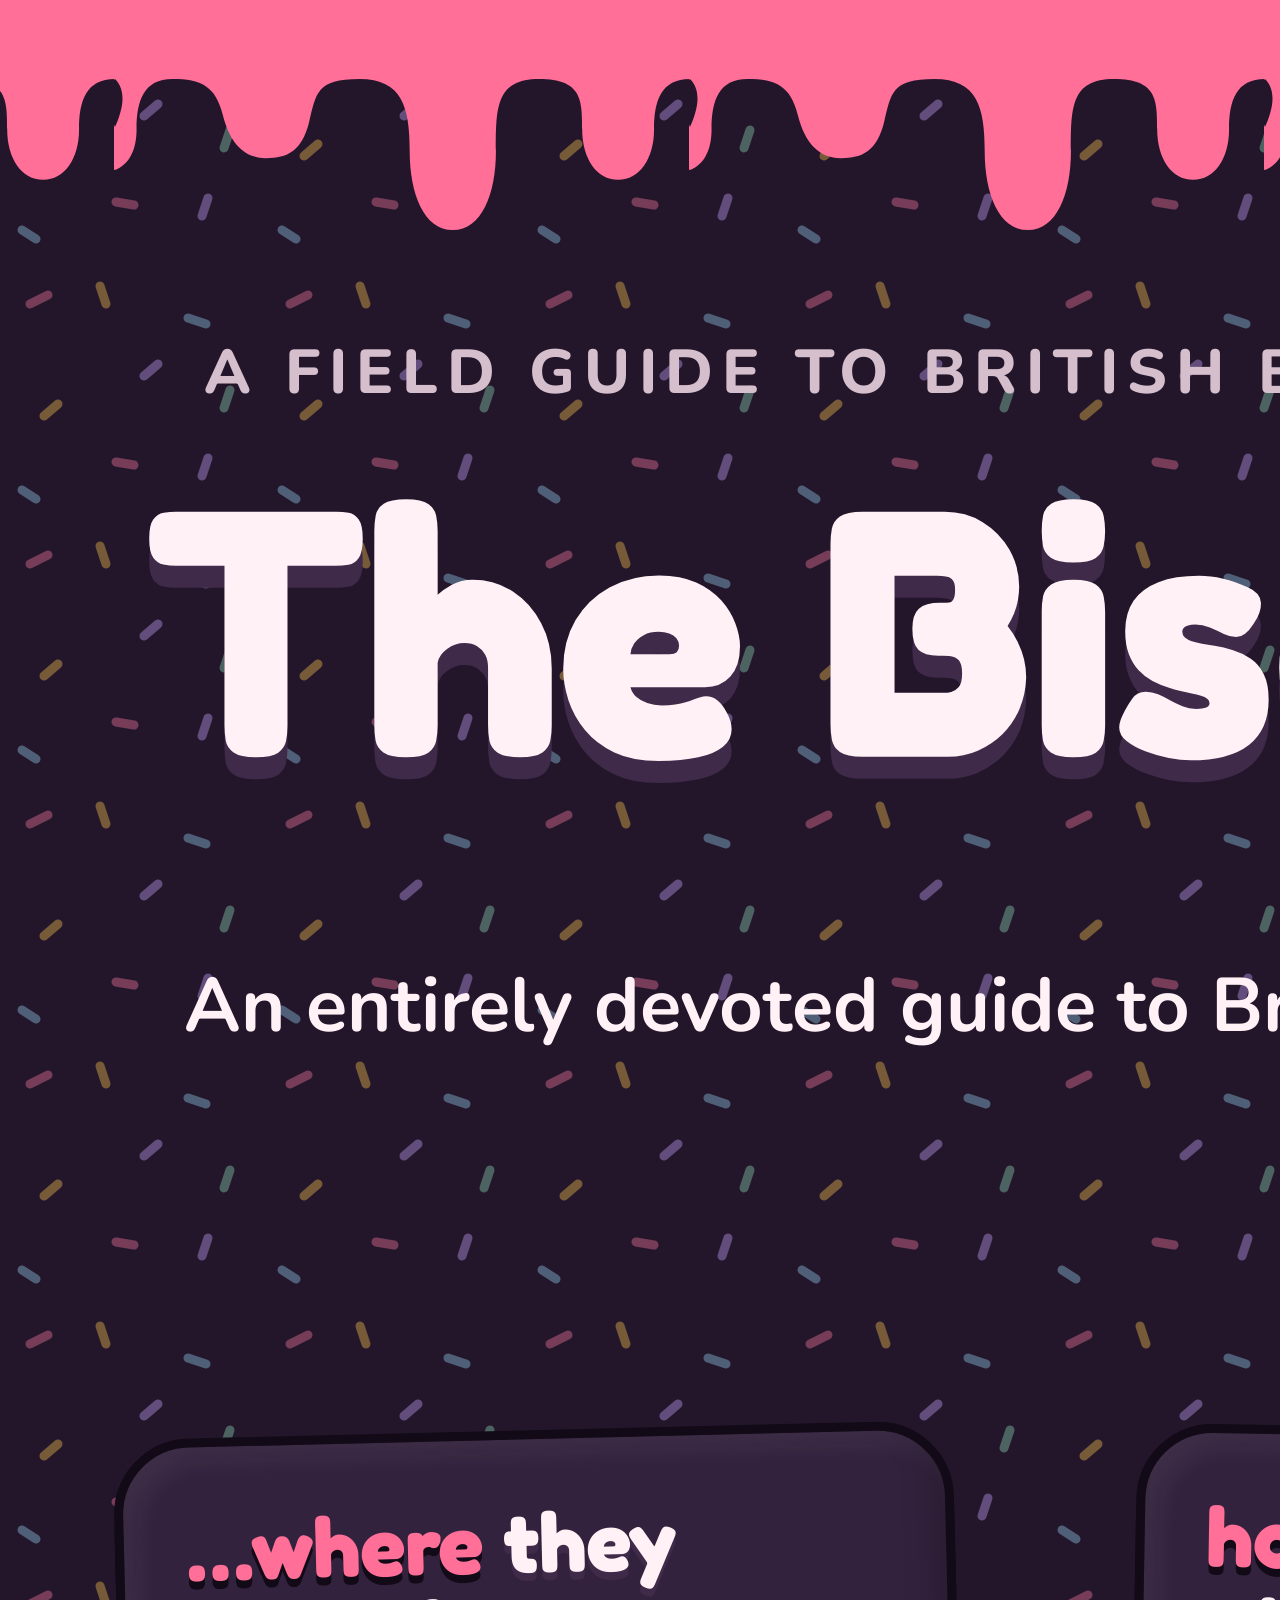
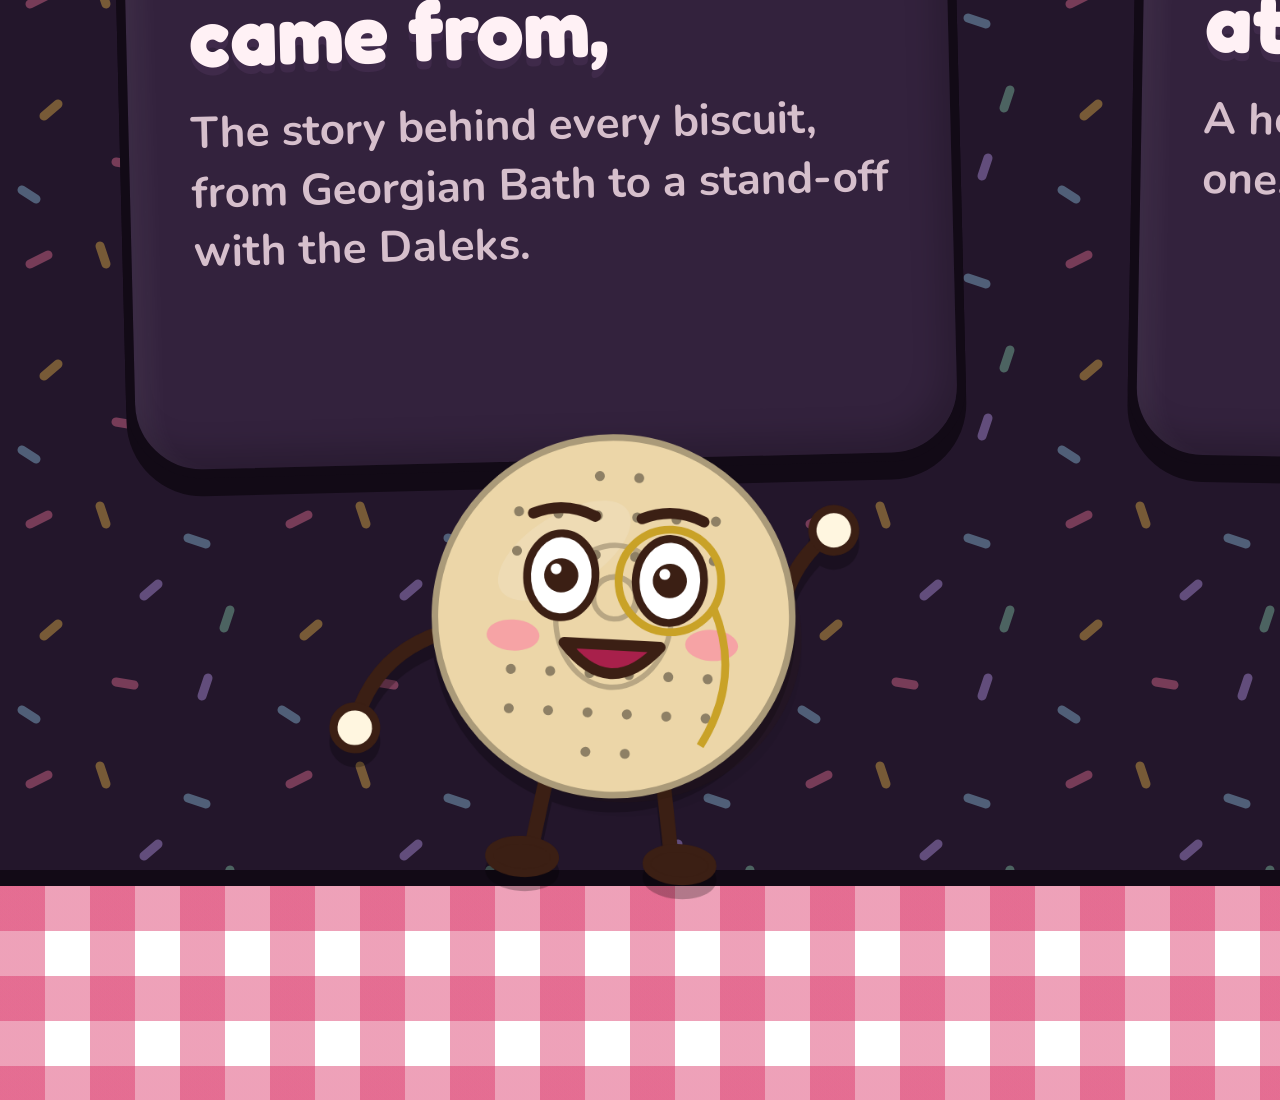
<file: brand/instagram/hero-grid/banner.html>
<!doctype html>
<html lang="en-GB">
<head>
<meta charset="utf-8">
<title>The Biscuit Tin: Instagram hero banner</title>
<!-- One banner across two rows of the Instagram grid. Positions are in "grid space" (3 x 1012
     wide, 2 x 1350 tall); #art is offset by the 34px side bleed so make.mjs can cut the posts.
     Keep important things away from the joins at x = 1012 and 2024, and y = 1350. -->
<link rel="stylesheet" href="https://fonts.googleapis.com/css2?family=Fredoka:wght@500;600;700&family=Nunito:wght@700;800&display=swap">
<style>
  :root {
    --plum: #23162b; --card: #33223d; --card-2: #3f2a4a; --night: #120a16; --pinky: #ff6f98; --glow: #fff1f5; --soft: #d6bfcc;
    --custard: #ffc94a; --ink: #3b1f14; --doily: #fff; --doily-hole: rgba(59,31,20,.14);
  }
  html, body { margin: 0; background: var(--plum); }
  #canvas { position: relative; width: 3104px; height: 2700px; overflow: hidden; background: var(--plum); color: var(--glow); font-family: Nunito, sans-serif; }
  #canvas::before {
    content: ""; position: absolute; inset: 0; opacity: .38;
    background-image: url("data:image/svg+xml,%3Csvg xmlns='http://www.w3.org/2000/svg' width='260' height='260'%3E%3Cg stroke-linecap='round' stroke-width='9'%3E%3Cpath d='M30 44l18-9' stroke='%23ff7aa2'/%3E%3Cpath d='M100 26l6 18' stroke='%23ffc94a'/%3E%3Cpath d='M188 58l18 6' stroke='%239ad7f5'/%3E%3Cpath d='M230 130l-6 18' stroke='%238ee0b8'/%3E%3Cpath d='M144 116l14-12' stroke='%23c9a7ff'/%3E%3Cpath d='M58 144l-14 12' stroke='%23ffc94a'/%3E%3Cpath d='M116 202l18 3' stroke='%23ff7aa2'/%3E%3Cpath d='M202 216l6-18' stroke='%23c9a7ff'/%3E%3Cpath d='M22 230l14 9' stroke='%239ad7f5'/%3E%3C/g%3E%3C/svg%3E");
    background-size: 260px 260px;
  }
  #art { position: absolute; left: 34px; top: 0; width: 3036px; height: 2700px; }
  #art > * { position: absolute; }
  .drip {
    left: -34px; top: 0; width: 3104px; height: 230px; background: var(--pinky);
    -webkit-mask: url("data:image/svg+xml,%3Csvg xmlns='http://www.w3.org/2000/svg' width='160' height='64' viewBox='0 0 160 64'%3E%3Cpath d='M0 0h160v22c-8 0-10 6-10 14s-4 14-10 14-10-6-10-14 0-14-12-14-12 8-12 20-4 22-12 22-12-10-12-22-2-20-14-20-12 4-14 12-6 10-12 10-10-4-12-12-6-10-14-10-10 6-10 14-4 12-10 12S8 30 0 22z'/%3E%3C/svg%3E") repeat-x top / 575px 230px;
            mask: url("data:image/svg+xml,%3Csvg xmlns='http://www.w3.org/2000/svg' width='160' height='64' viewBox='0 0 160 64'%3E%3Cpath d='M0 0h160v22c-8 0-10 6-10 14s-4 14-10 14-10-6-10-14 0-14-12-14-12 8-12 20-4 22-12 22-12-10-12-22-2-20-14-20-12 4-14 12-6 10-12 10-10-4-12-12-6-10-14-10-10 6-10 14-4 12-10 12S8 30 0 22z'/%3E%3C/svg%3E") repeat-x top / 575px 230px;
  }
  .eyebrow { left: 170px; top: 330px; font-weight: 800; font-size: 62px; letter-spacing: .14em; text-transform: uppercase; color: var(--soft); margin: 0; }
  h1 {
    left: 110px; top: 450px; margin: 0; font-family: Fredoka; font-weight: 700; font-size: 350px; line-height: 1; letter-spacing: -.01em;
    color: var(--glow); text-shadow: 0 22px 0 var(--card-2); white-space: nowrap;
  }
  .tin { left: 2075px; top: 190px; width: 860px; rotate: -4deg; filter: drop-shadow(0 22px 0 rgba(0,0,0,.28)); }
  .sticker {
    left: 2420px; top: 250px; rotate: 9deg; white-space: nowrap; background: var(--custard); color: var(--ink); border: 9px solid var(--night); border-radius: 999px;
    padding: 12px 38px; font-family: Fredoka; font-weight: 600; font-size: 54px; box-shadow: 0 10px 0 var(--night);
  }
  .lede { left: 150px; top: 960px; width: 1860px; margin: 0; font-weight: 700; font-size: 76px; white-space: nowrap; line-height: 1.22; color: var(--glow); }
  .pills { left: 2090px; top: 960px; width: 880px; display: flex; flex-direction: column; align-items: center; gap: 34px; }
  .pill { font-family: Fredoka; font-weight: 600; font-size: 64px; padding: 20px 56px; border-radius: 999px; border: 9px solid var(--night);
          box-shadow: 0 12px 0 var(--night); background: var(--card-2); color: var(--glow); white-space: nowrap; }
  .pill.go { background: var(--pinky); color: #2a0f1a; rotate: -3deg; }
  .pill:not(.go) { rotate: 2deg; }

  /* bottom row: the sentence carries on across three cards, one per post */
  .card {
    top: 1430px; width: 840px; height: 640px; box-sizing: border-box; padding: 60px 62px;
    background: var(--card); border: 9px solid var(--night); border-radius: 76px;
    box-shadow: 0 18px 0 var(--night), inset -14px -18px 30px rgba(0,0,0,.18), inset 14px 14px 26px rgba(255,255,255,.06);
    display: flex; flex-direction: column; gap: 26px;
  }
  .card h2 { margin: 0; font-family: Fredoka; font-weight: 700; font-size: 84px; line-height: 1.02; color: var(--glow); text-shadow: 0 8px 0 var(--card-2); }
  .card h2 em { font-style: normal; color: var(--pinky); text-shadow: 0 8px 0 var(--night); }
  .card p { margin: 0; font-weight: 700; font-size: 44px; line-height: 1.35; color: var(--soft); }
  .table { left: -34px; top: 2470px; width: 3104px; height: 230px;
    background-color: #fff; background-image: linear-gradient(90deg, rgba(217,47,99,.45) 50%, transparent 50%), linear-gradient(rgba(217,47,99,.45) 50%, transparent 50%);
    background-size: 90px 90px; border-top: 16px solid var(--night); }
  .square #canvas { width: 2700px; height: 2160px; }
  .square #art { left: 135px; transform: scale(.8); transform-origin: 0 0; }
  .square .drip, .square .table { left: -170px; width: 3376px; }
  .chara { filter: drop-shadow(0 14px 0 rgba(0,0,0,.25)); }
  .floaty { width: 220px; filter: drop-shadow(0 12px 0 rgba(0,0,0,.25)); }
  .floaty .biscuit-svg { width: 100%; height: auto; display: block; overflow: visible; }
</style>
</head>
<body>
<script>
  // banner.html?format=square lays the same banner out for square posts: grid space is
  // 3 x 810 by 2 x 1080 (exactly 0.8 of the portrait layout), with 135px of bleed down each side.
  if (new URLSearchParams(location.search).get("format") === "square") document.documentElement.classList.add("square");
</script>
<div id="canvas">
  <div id="art">
    <div class="drip"></div>
    <div class="floaty" style="left:1700px;top:200px;rotate:-14deg" data-b="jammie-dodger"></div>
    <div class="floaty" style="left:1830px;top:1100px;width:170px;rotate:12deg" data-b="party-ring"></div>
    <div class="floaty" style="left:2770px;top:1180px;width:180px;rotate:-10deg" data-b="custard-cream"></div>

    <p class="eyebrow">A field guide to British biscuits</p>
    <h1>The Biscuit</h1>
    <img class="tin" src="../../logo-mark.svg" alt="Tin">
    <div class="sticker">Freshly baked</div>
    <p class="lede">An entirely devoted guide to Britain's finest biscuits:</p>
    <div class="pills"><span class="pill go">Link in bio</span><span class="pill">Put the kettle on</span></div>

    <div class="card" style="left:86px;rotate:-1.4deg"><h2><em>…where</em> they came from,</h2><p>The story behind every biscuit, from Georgian Bath to a stand-off with the Daleks.</p></div>
    <div class="card" style="left:1098px;rotate:1deg"><h2><em>how</em> to bake them at home,</h2><p>A home-kitchen recipe for each one, in °C, fan and Gas Mark.</p></div>
    <div class="card" style="left:2110px;rotate:-1deg"><h2><em>and how long</em> they last in a mug of builder's tea.</h2><p>Dunk ratings, dunk windows and the odd casualty.</p></div>

    <div class="table"></div>
    <img class="chara" src="parts/oliver.png" style="left:290px;top:2020px;height:470px" alt="">
    <img class="chara" src="parts/hamish.png" style="left:1290px;top:1960px;height:530px" alt="">
    <img class="chara" src="parts/reggie.png" style="left:2060px;top:2050px;height:440px" alt="">
  </div>
</div>
<script src="../../../biscuits.js"></script>
<script src="../../../art.js"></script>
<script>
  document.querySelectorAll("[data-b]").forEach((el) => {
    el.innerHTML = BiscuitArt.svg(BISCUITS.find((b) => b.id === el.dataset.b), { noDoily: true, decorative: true });
  });
</script>
</body>
</html>
</file>
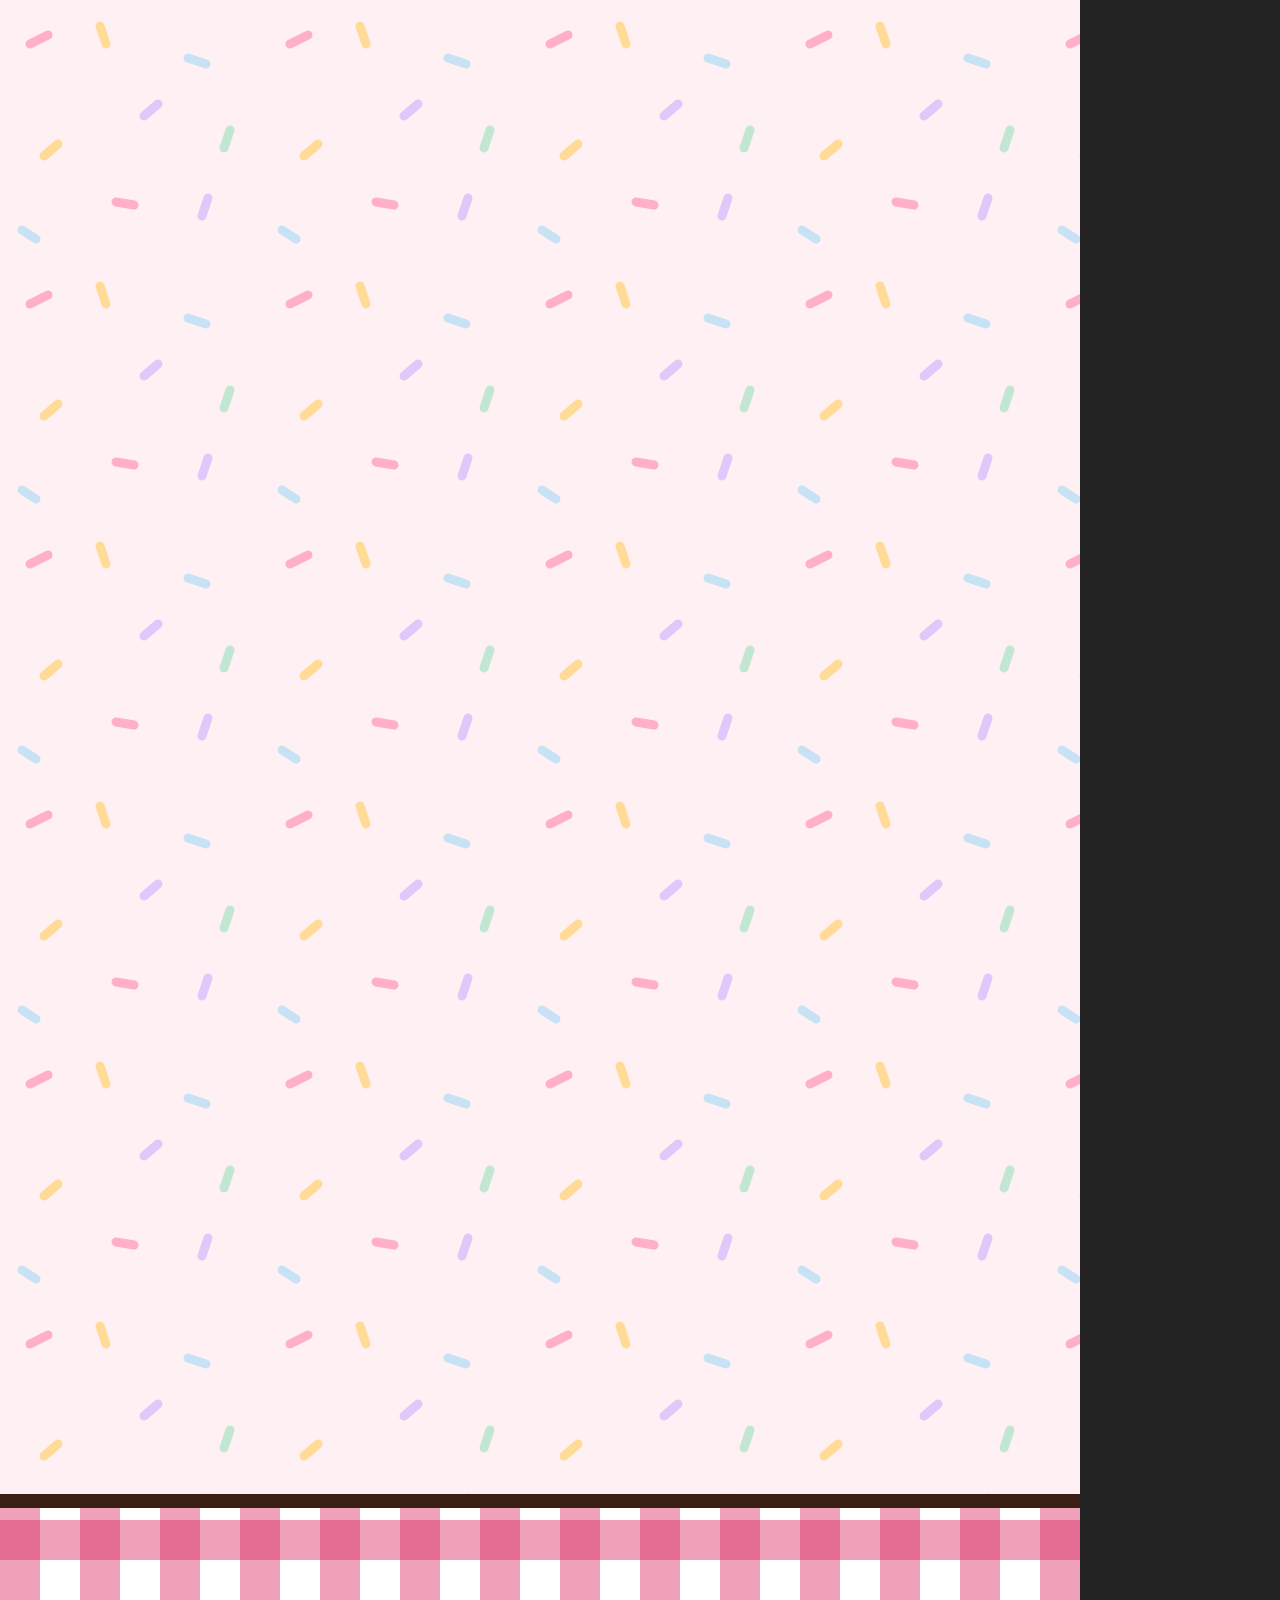
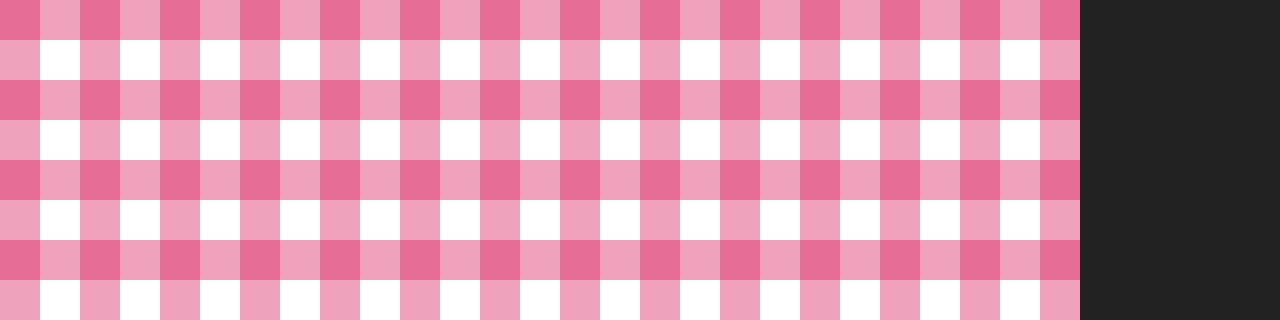
<file: brand/instagram/reggie/reggie.html>
<!doctype html>
<html lang="en-GB">
<head>
<meta charset="utf-8">
<title>Reggie the Rich Tea</title>
<!-- A 16-second, 1080 x 1920 Instagram Reel. render(t) draws the frame at t seconds, so the
     video can be captured frame by frame; opening the page plays it in real time. -->
<link rel="stylesheet" href="https://fonts.googleapis.com/css2?family=Fredoka:wght@500;600;700&family=Nunito:wght@700;800&display=swap">
<style>
  :root { --ink: #3b1f14; --jam: #d92f63; --custard: #ffc94a; --pink: #fff0f4; }
  html, body { margin: 0; background: #222; }
  #stage { width: 1080px; height: 1920px; position: relative; overflow: hidden; background: var(--pink); font-family: Nunito, sans-serif; color: var(--ink); }
  #stage::before {
    content: ""; position: absolute; inset: 0; opacity: .55;
    background-image: url("data:image/svg+xml,%3Csvg xmlns='http://www.w3.org/2000/svg' width='260' height='260'%3E%3Cg stroke-linecap='round' stroke-width='9'%3E%3Cpath d='M30 44l18-9' stroke='%23ff7aa2'/%3E%3Cpath d='M100 26l6 18' stroke='%23ffc94a'/%3E%3Cpath d='M188 58l18 6' stroke='%239ad7f5'/%3E%3Cpath d='M230 130l-6 18' stroke='%238ee0b8'/%3E%3Cpath d='M144 116l14-12' stroke='%23c9a7ff'/%3E%3Cpath d='M58 144l-14 12' stroke='%23ffc94a'/%3E%3Cpath d='M116 202l18 3' stroke='%23ff7aa2'/%3E%3Cpath d='M202 216l6-18' stroke='%23c9a7ff'/%3E%3Cpath d='M22 230l14 9' stroke='%239ad7f5'/%3E%3C/g%3E%3C/svg%3E");
    background-size: 260px 260px;
  }
  svg#scene { position: absolute; inset: 0; }
  /* Instagram safe area: its header covers the top ~250px, the caption and buttons the bottom
     ~420px and the right-hand ~140px, and the feed crops Reels to 4:5 (y 285-1635). All words sit
     between y 320 and 1500, centred left of the button column. */
  .layer { position: absolute; left: 0; top: 0; width: 1080px; padding: 0 140px 0 40px; box-sizing: border-box; display: flex; justify-content: center; text-align: center; will-change: transform, opacity; }
  .title h1 { font-family: Fredoka; font-weight: 700; font-size: 150px; line-height: .95; margin: 0; text-shadow: 0 9px 0 #ffc9d9; }
  .title h1 span { color: var(--jam); text-shadow: 0 9px 0 var(--ink); }
  .title p { font-family: Fredoka; font-weight: 600; font-size: 64px; margin: 14px 0 0; }
  .bubble {
    background: #fff; border: 8px solid var(--ink); border-radius: 60px; padding: 34px 50px;
    font-family: Fredoka; font-weight: 600; font-size: 66px; line-height: 1.12; max-width: 760px;
    box-shadow: 0 12px 0 var(--ink); position: relative;
  }
  .bubble::after {
    content: ""; position: absolute; bottom: -46px; left: var(--tail, 50%); width: 60px; height: 60px; background: #fff;
    border-right: 8px solid var(--ink); border-bottom: 8px solid var(--ink); transform: translateX(-50%) rotate(45deg) skew(8deg, 8deg);
  }
  .count { font-family: Fredoka; font-weight: 700; font-size: 300px; line-height: 1; color: var(--ink); text-shadow: 0 14px 0 #ffc9d9; }
  .count.red { color: var(--jam); text-shadow: 0 14px 0 var(--ink); }
  .label {
    font-family: Fredoka; font-weight: 600; font-size: 54px; background: var(--custard); border: 7px solid var(--ink);
    border-radius: 999px; padding: 12px 36px; box-shadow: 0 8px 0 var(--ink);
  }
  .endcard {
    position: absolute; inset: 0; padding: 0 140px 0 40px; background: var(--pink); display: flex; flex-direction: column; align-items: center; justify-content: center; gap: 30px; text-align: center;
  }
  .endcard img { width: 480px; }
  .endcard h2 { font-family: Fredoka; font-weight: 700; font-size: 112px; margin: 0; line-height: 1; text-shadow: 0 9px 0 #ffc9d9; white-space: nowrap; }
  .endcard h2 span { color: var(--jam); text-shadow: 0 9px 0 var(--ink); }
  .endcard p { font-family: Fredoka; font-weight: 600; font-size: 56px; margin: 0; max-width: 820px; line-height: 1.15; }
  .endcard .follow { font-family: Nunito; font-weight: 800; font-size: 46px; background: var(--jam); color: #fff; border: 7px solid var(--ink); border-radius: 999px; padding: 18px 48px; box-shadow: 0 10px 0 var(--ink); margin-top: 20px; }
</style>
</head>
<body>
<div id="stage">
  <svg id="scene" viewBox="0 0 1080 1920" xmlns="http://www.w3.org/2000/svg">
    <defs>
      <pattern id="gingham" width="80" height="80" patternUnits="userSpaceOnUse">
        <rect width="80" height="80" fill="#fff"/>
        <rect width="40" height="80" fill="#d92f63" opacity=".45"/>
        <rect width="80" height="40" fill="#d92f63" opacity=".45"/>
      </pattern>
      <clipPath id="bite"><path id="bite-path"/></clipPath>
    </defs>
    <!-- the kitchen table -->
    <rect x="0" y="1500" width="1080" height="420" fill="url(#gingham)"/>
    <rect x="0" y="1494" width="1080" height="14" fill="#3b1f14"/>

    <!-- teacup, back half (inside and tea) -->
    <g id="cup-back">
      <ellipse cx="0" cy="250" rx="330" ry="30" fill="#3b1f14" opacity=".18"/>
      <ellipse cx="0" cy="236" rx="320" ry="40" fill="#fffdfb" stroke="#3b1f14" stroke-width="12"/>
      <ellipse cx="0" cy="0" rx="250" ry="56" fill="#fffdfb" stroke="#3b1f14" stroke-width="12"/>
      <ellipse cx="0" cy="8" rx="224" ry="40" fill="#9a5f33"/>
      <ellipse id="ripple" cx="0" cy="8" rx="120" ry="20" fill="none" stroke="#fff" stroke-width="6" opacity="0"/>
      <g id="steam" fill="none" stroke="#a993bf" stroke-width="12" stroke-linecap="round"></g>
      <g id="crumb" opacity="0"><ellipse cx="0" cy="0" rx="34" ry="12" fill="#c99a55" stroke="#3b1f14" stroke-width="6"/></g>
    </g>

    <!-- Reggie -->
    <g id="reggie">
      <g id="legs" stroke="#3b1f14" stroke-width="18" stroke-linecap="round" fill="none">
        <path id="leg-l" d="M-70 200 L-86 300"/>
        <path id="leg-r" d="M70 200 L86 300"/>
        <ellipse cx="-96" cy="306" rx="40" ry="20" fill="#d92f63" stroke-width="10"/>
        <ellipse cx="96" cy="306" rx="40" ry="20" fill="#d92f63" stroke-width="10"/>
      </g>
      <g id="arm-l" stroke="#3b1f14" stroke-width="18" stroke-linecap="round" fill="none">
        <path d="M-200 30 Q-280 60 -300 140"/>
        <circle cx="-302" cy="152" r="26" fill="#fff6e0" stroke-width="10"/>
      </g>
      <g id="arm-r" stroke="#3b1f14" stroke-width="18" stroke-linecap="round" fill="none">
        <path d="M200 30 Q280 60 300 140"/>
        <circle cx="302" cy="152" r="26" fill="#fff6e0" stroke-width="10"/>
      </g>
      <g id="body" clip-path="url(#bite)">
        <circle r="230" fill="#e3b878" stroke="#3b1f14" stroke-width="14"/>
        <circle r="206" fill="none" stroke="#a37a3f" stroke-width="5" opacity=".5"/>
        <ellipse cx="-90" cy="-120" rx="90" ry="40" fill="#fff" opacity=".18" transform="rotate(-35 -90 -120)"/>
        <g id="holes" fill="#8a5a2b"></g>
        <text x="0" y="160" text-anchor="middle" font-family="IBM Plex Mono, ui-monospace, monospace" font-weight="700" font-size="40" letter-spacing="6" fill="#8a5a2b" opacity=".6">RICH TEA</text>
        <path id="stain" fill="#7a4220" opacity="0"/>
      </g>
      <path id="bite-edge" fill="none" stroke="#3b1f14" stroke-width="12" stroke-linejoin="round" opacity="0"/>
      <g id="face">
        <path id="brow-l" d="M-110 -118 Q-70 -136 -30 -118" fill="none" stroke="#3b1f14" stroke-width="14" stroke-linecap="round"/>
        <path id="brow-r" d="M30 -118 Q70 -136 110 -118" fill="none" stroke="#3b1f14" stroke-width="14" stroke-linecap="round"/>
        <g id="eye-l" transform="translate(-70 -40)">
          <ellipse rx="44" ry="54" fill="#fff" stroke="#3b1f14" stroke-width="10"/>
          <g class="pupil"><circle r="22" fill="#3b1f14"/><circle cx="-7" cy="-8" r="7" fill="#fff"/></g>
        </g>
        <g id="eye-r" transform="translate(70 -40)">
          <ellipse rx="44" ry="54" fill="#fff" stroke="#3b1f14" stroke-width="10"/>
          <g class="pupil"><circle r="22" fill="#3b1f14"/><circle cx="-7" cy="-8" r="7" fill="#fff"/></g>
        </g>
        <ellipse cx="-128" cy="40" rx="34" ry="20" fill="#ff7aa2" opacity=".55"/>
        <ellipse cx="128" cy="40" rx="34" ry="20" fill="#ff7aa2" opacity=".55"/>
        <path id="mouth" fill="none" stroke="#3b1f14" stroke-width="14" stroke-linecap="round" stroke-linejoin="round"/>
        <path id="sweat" d="M0 -26 C14 -6 20 6 20 14 A20 20 0 0 1 -20 14 C-20 6 -14 -6 0 -26Z" fill="#9ad7f5" stroke="#3b1f14" stroke-width="6" opacity="0"/>
      </g>
    </g>

    <!-- teacup, front half -->
    <g id="cup-front">
      <path d="M232 60 h40 a90 90 0 0 1 0 180 h-70" fill="none" stroke="#3b1f14" stroke-width="44" stroke-linecap="round"/>
      <path d="M232 60 h40 a90 90 0 0 1 0 180 h-70" fill="none" stroke="#fffdfb" stroke-width="22" stroke-linecap="round"/>
      <path d="M-250 0 A250 56 0 0 0 250 0 Q246 180 120 232 L-120 232 Q-246 180 -250 0 Z" fill="#fffdfb" stroke="#3b1f14" stroke-width="12" stroke-linejoin="round"/>
      <path d="M-226 84 Q0 140 226 84" fill="none" stroke="#3e6fb5" stroke-width="12"/>
      <path d="M-206 120 Q0 170 206 120" fill="none" stroke="#d92f63" stroke-width="8"/>
      <path d="M-200 30 Q-190 130 -120 200" fill="none" stroke="#fff" stroke-width="16" stroke-linecap="round" opacity=".7"/>
    </g>

    <g id="drops"></g>
  </svg>

  <div class="layer title" id="title" style="top:340px"><div><h1>Meet <span>Reggie</span></h1><p>the Rich Tea</p></div></div>
  <div class="layer" id="b1" style="top:360px"><div class="bubble" style="--tail:40%">Hello! I'm Reggie.</div></div>
  <div class="layer" id="b2" style="top:360px"><div class="bubble" style="--tail:40%">People say Rich Teas can't handle a dunk.</div></div>
  <div class="layer" id="b3" style="top:380px"><div class="bubble" style="--tail:30%">I'll show them.</div></div>
  <div class="layer" id="lbl" style="top:600px"><div class="label">Dunk window: 2 seconds</div></div>
  <div class="layer" id="c1" style="top:380px"><div class="count">1…</div></div>
  <div class="layer" id="c2" style="top:380px"><div class="count">2…</div></div>
  <div class="layer" id="c3" style="top:380px"><div class="count red">3?!</div></div>
  <div class="layer" id="b4" style="top:380px"><div class="bubble" style="--tail:35%">…I'm fine.<br>Totally fine.</div></div>
  <div class="endcard" id="end">
    <img src="../../logo-mark.svg" alt="">
    <h2>The Biscuit <span>Tin</span></h2>
    <p>Rich Tea: best dunked for 2 seconds. Not 3.</p>
    <div class="follow">Follow for a Biscuit of the Day</div>
  </div>
</div>

<script>
const DURATION = 16;
const $ = (id) => document.getElementById(id);
const clamp = (v, a = 0, b = 1) => Math.min(b, Math.max(a, v));
const lerp = (a, b, k) => a + (b - a) * k;
const span = (t, a, b) => clamp((t - a) / (b - a));           // 0..1 progress of t through [a, b]
const easeOut = (k) => 1 - Math.pow(1 - k, 3);
const easeInOut = (k) => (k < 0.5 ? 4 * k * k * k : 1 - Math.pow(-2 * k + 2, 3) / 2);
const backOut = (k) => { const c = 1.9; return 1 + (c + 1) * Math.pow(k - 1, 3) + c * Math.pow(k - 1, 2); };
// a bounce that lands at k = 1
const bounceOut = (k) => {
  const n = 7.5625, d = 2.75;
  if (k < 1 / d) return n * k * k;
  if (k < 2 / d) return n * (k -= 1.5 / d) * k + 0.75;
  if (k < 2.5 / d) return n * (k -= 2.25 / d) * k + 0.9375;
  return n * (k -= 2.625 / d) * k + 0.984375;
};

// Docker holes round the edge of the biscuit, leaving room for the face.
(function holes() {
  let s = "";
  for (let i = 0; i < 18; i++) {
    const a = (i / 18) * Math.PI * 2;
    s += `<circle cx="${(178 * Math.cos(a)).toFixed(1)}" cy="${(178 * Math.sin(a)).toFixed(1)}" r="7"/>`;
  }
  $("holes").innerHTML = s;
})();

// Seeded random numbers, so every render of a frame is identical.
function rng(seed) {
  return () => { seed = (seed * 16807) % 2147483647; return (seed - 1) / 2147483646; };
}
const R = rng(42);
const BITE = Array.from({ length: 13 }, () => R());           // jagged edge left by the tea
const SPLASH = Array.from({ length: 18 }, () => [R(), R(), R()]);
const DRIPS = Array.from({ length: 7 }, () => [R(), R()]);

// The body is clipped above `cut` (local y). The edge is jagged once the tea has had it.
function bitePath(cut, jag) {
  let d = `M-260 -260 L260 -260 L260 ${cut}`;
  for (let i = 12; i >= 0; i--) {
    const x = -260 + (520 * i) / 12;
    const y = cut + (BITE[i] - 0.5) * jag * 2 + (i % 2 ? jag * 0.6 : -jag * 0.4);
    d += ` L${x.toFixed(1)} ${y.toFixed(1)}`;
  }
  return d + " Z";
}
function edgePath(cut, jag) {
  // the same jagged line, only across the biscuit, for the chocolate outline
  const pts = [];
  for (let i = 0; i <= 12; i++) {
    const x = -260 + (520 * i) / 12;
    const y = cut + (BITE[i] - 0.5) * jag * 2 + (i % 2 ? jag * 0.6 : -jag * 0.4);
    if (Math.hypot(x, y) < 226) pts.push(`${x.toFixed(1)} ${y.toFixed(1)}`);
  }
  return pts.length ? "M" + pts.join(" L") : "";
}

const MOUTHS = {
  smile: "M-56 54 Q0 104 56 54",
  grin: "M-62 46 Q0 120 62 46 Z",
  nervous: "M-62 70 q15.5 -16 31 0 t31 0 t31 0 t31 0",
  determined: "M-48 64 L48 58",
  o: "M0 46 a24 30 0 1 0 0.1 0 Z",
  fine: "M-40 70 Q0 86 44 58",
};
const BROWS = {
  happy: [["M-110 -118 Q-70 -136 -30 -118"], ["M30 -118 Q70 -136 110 -118"]],
  worried: [["M-110 -112 Q-70 -126 -30 -142"], ["M30 -142 Q70 -126 110 -112"]],
  cross: [["M-110 -144 Q-70 -130 -30 -112"], ["M30 -112 Q70 -130 110 -144"]],
  shocked: [["M-110 -150 Q-70 -170 -30 -150"], ["M30 -150 Q70 -170 110 -150"]],
};

function show(id, t, a, b, { rise = 40 } = {}) {
  // pop in over 0.25s at a, fade out over 0.2s at b
  const el = $(id);
  const kIn = span(t, a, a + 0.25), kOut = span(t, b - 0.2, b);
  const visible = t >= a && t <= b;
  const s = visible ? lerp(0.6, 1, backOut(kIn)) : 1;
  el.style.opacity = visible ? Math.min(kIn * 1.4, 1 - kOut) : 0;
  el.style.transform = `translateY(${(1 - easeOut(kIn)) * rise}px) scale(${s})`;
}

function render(t) {
  t = clamp(t, 0, DURATION);

  // ---------- Reggie's position ----------
  const HOME = { x: 290, y: 1170 };
  const DUNK = { x: 745, y: 1225 };
  let x = HOME.x, y = HOME.y, rot = 0, sx = 1, sy = 1, scale = 1;

  // drops in from above and bounces on the table
  if (t < 1.4) {
    const k = span(t, 0.3, 1.4);
    // after the first landing (k = 0.36) the bounces are halved, so he stays below the title
    y = HOME.y - (1 - bounceOut(k)) * (HOME.y + 500) * (k > 0.364 ? 0.5 : 1);
    rot = (1 - k) * -25;
  }
  // squash on the first landing
  const land = span(t, 0.62, 0.8);
  if (land > 0 && land < 1) { const q = Math.sin(land * Math.PI); sy = 1 - 0.18 * q; sx = 1 + 0.14 * q; }
  // idle bob
  if (t >= 1.4 && t < 8.8) { y += Math.sin((t - 1.4) * 4) * 8; rot = Math.sin((t - 1.4) * 2) * 3; }
  // nervous shiver
  if (t >= 4.2 && t < 6.4) { x += Math.sin(t * 60) * 4; }
  // hops up and over into the cup
  if (t >= 8.8 && t < 9.7) {
    const k = easeInOut(span(t, 8.8, 9.7));
    x = lerp(HOME.x, DUNK.x, k);
    y = lerp(HOME.y, DUNK.y - 300, k) - Math.sin(k * Math.PI) * 360;
    rot = lerp(0, 18, k) + Math.sin(k * Math.PI) * 25;
    scale = lerp(1, 0.78, k);
  }
  // sinks in and holds while the count runs
  if (t >= 9.7 && t < 11.4) {
    const k = easeOut(span(t, 9.7, 10.0));
    x = DUNK.x + Math.sin(t * 9) * 3;
    y = lerp(DUNK.y - 300, DUNK.y, k);
    rot = 18; scale = 0.78;
  }
  // springs out of the cup and lands back home
  if (t >= 11.4 && t < 12.3) {
    const k = easeInOut(span(t, 11.4, 12.3));
    x = lerp(DUNK.x, HOME.x, k);
    y = lerp(DUNK.y, HOME.y, k) - Math.sin(k * Math.PI) * 460;
    rot = lerp(18, 0, k) - Math.sin(k * Math.PI) * 30;
    scale = lerp(0.78, 1, k);
  }
  if (t >= 12.3) {
    const k = span(t, 12.3, 12.5); const q = Math.sin(k * Math.PI);
    sy = 1 - 0.14 * q; sx = 1 + 0.1 * q;
    rot = Math.sin((t - 12.3) * 3) * 2;
  }
  $("reggie").setAttribute("transform", `translate(${x.toFixed(1)} ${y.toFixed(1)}) rotate(${rot.toFixed(2)}) scale(${(scale * sx).toFixed(3)} ${(scale * sy).toFixed(3)})`);

  // ---------- arms and legs ----------
  let armR = 0, armL = 0;
  if (t >= 1.5 && t < 3.6) armR = -110 + Math.sin((t - 1.5) * 14) * 25;          // waving
  else if (t >= 6.8 && t < 8.6) { armR = -40; armL = 40; }                       // fists up, ready
  else if (t >= 8.8 && t < 9.7) { armR = -150; armL = 150; }                     // arms up for the jump
  else if (t >= 11.4 && t < 12.3) { armR = -160; armL = 160; }                   // flailing out of the cup
  else if (t >= 12.6) armR = -70 + Math.sin(t * 3) * 6;                           // a small "it's fine" gesture
  $("arm-r").setAttribute("transform", `rotate(${armR.toFixed(1)} 200 30)`);
  $("arm-l").setAttribute("transform", `rotate(${armL.toFixed(1)} -200 30)`);
  const kick = t >= 8.8 && t < 9.7 ? 18 : 0;
  $("leg-l").setAttribute("d", `M-70 200 L${-86 - kick} ${300 - kick}`);
  $("leg-r").setAttribute("d", `M70 200 L${86 + kick} ${300 - kick}`);
  // tuck the legs away while he's in the cup, so his shoes don't poke out under the saucer
  $("legs").setAttribute("opacity", t >= 9.9 && t < 11.4 ? 0 : 1);

  // ---------- face ----------
  let mouth = "smile", brows = "happy", look = [0, 0];
  if (t >= 1.5 && t < 4) mouth = "grin";
  if (t >= 4 && t < 6.6) { mouth = "nervous"; brows = "worried"; look = [-6, 8]; }
  if (t >= 6.6 && t < 7.2) look = [16, 4];                                           // eyes the cup
  if (t >= 7.2 && t < 9.7) { mouth = "determined"; brows = "cross"; look = [14, 0]; }
  if (t >= 9.7 && t < 11.4) { mouth = t > 10.9 ? "o" : "determined"; brows = t > 10.9 ? "shocked" : "cross"; look = [0, -10]; }
  if (t >= 11.4 && t < 12.6) { mouth = "o"; brows = "shocked"; }
  if (t >= 12.6 && t < 13.2) { mouth = "o"; brows = "shocked"; look = [0, 18]; }     // looks down at what's left
  if (t >= 13.2) { mouth = "fine"; brows = "worried"; look = [-10, 0]; }
  $("mouth").setAttribute("d", MOUTHS[mouth]);
  $("mouth").setAttribute("fill", mouth === "grin" ? "#a8204b" : mouth === "o" ? "#5a1830" : "none");
  $("brow-l").setAttribute("d", BROWS[brows][0][0]);
  $("brow-r").setAttribute("d", BROWS[brows][1][0]);
  document.querySelectorAll(".pupil").forEach((p) => p.setAttribute("transform", `translate(${look[0]} ${look[1]})`));
  // blinks
  const blinkAt = [2.6, 5.4, 8.1, 13.9];
  const blinking = blinkAt.some((b) => t >= b && t < b + 0.14);
  $("eye-l").setAttribute("transform", `translate(-70 -40) scale(1 ${blinking ? 0.1 : 1})`);
  $("eye-r").setAttribute("transform", `translate(70 -40) scale(1 ${blinking ? 0.1 : 1})`);
  // sweat drop while nervous, and again at the end
  const sweatK = t >= 4.3 && t < 6.6 ? span(t, 4.3, 6.6) : t >= 13.3 ? span(t, 13.3, 14.6) : -1;
  $("sweat").setAttribute("opacity", sweatK >= 0 ? 1 : 0);
  if (sweatK >= 0) $("sweat").setAttribute("transform", `translate(${150} ${-130 + sweatK * 90})`);

  // ---------- the bite the tea takes ----------
  // full biscuit until he comes out of the cup, then the bottom third is gone
  const gone = t >= 11.4 ? 1 : 0;
  const cut = gone ? 70 : 400;
  const jag = gone ? 26 : 0;
  $("bite-path").setAttribute("d", bitePath(cut, jag));
  $("bite-edge").setAttribute("d", gone ? edgePath(cut, jag) : "");
  $("bite-edge").setAttribute("opacity", gone);
  $("stain").setAttribute("d", gone ? bitePath(cut - 60, jag).replace("M-260 -260 L260 -260", "M-260 260 L260 260") : "");
  $("stain").setAttribute("opacity", gone ? 0.35 : 0);

  // ---------- teacup ----------
  const cupK = easeOut(span(t, 6.3, 7.0));
  const cupX = lerp(1500, 770, cupK) + (t >= 9.7 && t < 11.4 ? Math.sin(t * 40) * 3 : 0);
  const cupY = 1260;
  $("cup-back").setAttribute("transform", `translate(${cupX.toFixed(1)} ${cupY}) scale(.85)`);
  $("cup-front").setAttribute("transform", `translate(${cupX.toFixed(1)} ${cupY}) scale(.85)`);
  // steam
  let steam = "";
  for (let i = 0; i < 3; i++) {
    const p = ((t * 0.6 + i / 3) % 1);
    const sx0 = -90 + i * 90, sy0 = -60 - p * 220;
    steam += `<path d="M${sx0} ${sy0} q-26 -40 0 -80 t0 -80" opacity="${(Math.sin(p * Math.PI) * 0.8).toFixed(2)}"/>`;
  }
  $("steam").innerHTML = steam;
  // ripple as he goes in
  const rip = span(t, 9.75, 10.6);
  $("ripple").setAttribute("opacity", rip > 0 && rip < 1 ? (1 - rip) * 0.9 : 0);
  $("ripple").setAttribute("rx", 120 + rip * 120);
  // the missing piece bobbing in the tea afterwards
  const crumbK = span(t, 11.5, 11.9);
  $("crumb").setAttribute("opacity", crumbK);
  $("crumb").setAttribute("transform", `translate(${-40 + Math.sin(t * 2) * 30} ${2 + Math.sin(t * 3) * 4}) rotate(${Math.sin(t * 2) * 10})`);

  // ---------- splashes and drips ----------
  let drops = "";
  const splash = (t0, n, power) => {
    for (let i = 0; i < n; i++) {
      const [a, b, c] = SPLASH[i];
      const dt = t - t0;
      if (dt < 0 || dt > 1.1) continue;
      const vx = (a - 0.5) * 900 * power, vy = -(500 + b * 600) * power;
      const px = cupX - 30 + (c - 0.5) * 220 + vx * dt, py = cupY - 20 + vy * dt + 0.5 * 2600 * dt * dt;
      if (py > 1490) continue;                                   // landed on the tablecloth
      drops += `<circle cx="${px.toFixed(1)}" cy="${py.toFixed(1)}" r="${(10 + c * 12).toFixed(1)}" fill="#9a5f33" stroke="#3b1f14" stroke-width="5" opacity="${(1 - dt / 1.1).toFixed(2)}"/>`;
    }
  };
  splash(9.78, 18, 1);
  splash(11.42, 12, 0.8);
  // drips falling from Reggie's soggy edge once he's home
  if (t >= 12.3 && t < 14.2) {
    DRIPS.forEach(([a, b], i) => {
      const t0 = 12.3 + i * 0.32 + a * 0.2, dt = t - t0;
      if (dt < 0 || dt > 0.7) return;
      const px = HOME.x - 150 + b * 300, py = HOME.y + 60 + dt * dt * 1800;
      drops += `<path d="M${px} ${py - 26} C${px + 12} ${py - 8} ${px + 16} ${py} ${px + 16} ${py + 6} A16 16 0 0 1 ${px - 16} ${py + 6} C${px - 16} ${py} ${px - 12} ${py - 8} ${px} ${py - 26}Z" fill="#9a5f33" stroke="#3b1f14" stroke-width="5"/>`;
    });
  }
  $("drops").innerHTML = drops;

  // ---------- words ----------
  show("title", t, 0.15, 1.6);
  show("b1", t, 1.6, 4.0);
  show("b2", t, 4.0, 6.6);
  show("b3", t, 7.0, 8.8);
  show("lbl", t, 7.3, 8.9, { rise: -30 });
  show("c1", t, 9.85, 10.4, { rise: 0 });
  show("c2", t, 10.4, 10.95, { rise: 0 });
  show("c3", t, 10.95, 11.45, { rise: 0 });
  show("b4", t, 12.6, 13.95);
  const c3 = $("c3"); if (t >= 10.95 && t < 11.45) c3.style.transform += ` rotate(${Math.sin(t * 50) * 6}deg)`;

  // ---------- end card ----------
  const endK = easeOut(span(t, 14.0, 14.45));
  $("end").style.opacity = endK;
  $("end").style.transform = `translateY(${(1 - endK) * 120}px)`;
  $("end").style.visibility = t >= 14.0 ? "visible" : "hidden";
}

window.render = render;
window.DURATION = DURATION;
render(0);

// Opened in a browser (rather than being captured), play it in real time on a loop.
if (!navigator.webdriver) {
  const start = performance.now();
  const tick = (now) => { render(((now - start) / 1000) % DURATION); requestAnimationFrame(tick); };
  document.fonts.ready.then(() => requestAnimationFrame(tick));
}
</script>
</body>
</html>
</file>
<file: styles.css>
/* The Biscuit Tin — "biscuit tin claymation"
   Layout: pink icing drips over a sprinkle-strewn strawberry-milkshake page; a tilted clay title
   card with biscuits floating round it; the Biscuit of the Day on its own clay plinth; then the
   tin itself, a sticky search bar over chunky clay cards. Each biscuit type has its own pastel. */
:root {
  --bg: #fff0f4;            /* strawberry milkshake */
  --surface: #ffffff;
  --surface-2: #ffe3ec;
  --ink: #3b1f14;           /* chocolate, used for text and every chunky outline */
  --muted: #6e4a3c;
  --jam: #d92f63;           /* raspberry jam */
  --jam-ink: #ffffff;
  --custard: #ffc94a;
  --sky: #9ad7f5;
  --line: rgba(59, 31, 20, 0.16);
  --edge: #3b1f14;          /* clay outline */
  --press: #3b1f14;         /* clay drop shadow */
  --doily: #ffffff;
  --doily-hole: rgba(59, 31, 20, 0.14);
  --tea: #9a5f33;
  --cup: #fffdfb;
  --cup-line: #c9b8d9;
  --sprinkle-opacity: 0.55;

  --cat-plain-simple: #cdebfa;      /* sky */
  --cat-cream-sandwiches: #ffe7a3;  /* custard */
  --cat-chocolate: #e3d4ff;         /* lilac */
  --cat-jam-fruit: #ffd0dd;         /* raspberry milk */
  --cat-buttery-short: #cff3df;     /* mint */
  --cat-ginger-spice: #ffd9bf;      /* peach */
  --cat-teatime-treats: #ffe0f5;    /* candyfloss */

  --font-display: "Fredoka", "Baloo 2", "Trebuchet MS", system-ui, sans-serif;
  --font-body: "Nunito", "Avenir Next", "Segoe UI", system-ui, sans-serif;

  --step--1: 0.9rem;
  --step-0: 1.0625rem;
  --step-1: 1.3rem;
  --step-2: 1.75rem;
  --step-3: clamp(2rem, 4vw + 1rem, 3.2rem);
  --step-4: clamp(3rem, 8vw + 1rem, 6.2rem);
  --radius: 24px;
  --clay: 0 6px 0 var(--press), inset -6px -8px 14px rgba(59, 31, 20, 0.06), inset 6px 6px 12px rgba(255, 255, 255, 0.8);
  --clay-sm: 0 4px 0 var(--press), inset -3px -4px 8px rgba(59, 31, 20, 0.06), inset 3px 3px 6px rgba(255, 255, 255, 0.7);
  --spring: cubic-bezier(0.34, 1.56, 0.64, 1);
}
@media (prefers-color-scheme: dark) {
  :root:not([data-theme="light"]) {
    --bg: #23162b;
    --surface: #33223d;
    --surface-2: #3f2a4a;
    --ink: #fff1f5;
    --muted: #d6bfcc;
    --jam: #ff6f98;
    --jam-ink: #2a0f1a;
    --custard: #ffd166;
    --sky: #7cc6ea;
    --line: rgba(255, 241, 245, 0.16);
    --edge: #120a16;
    --press: #120a16;
    --doily: rgba(255, 255, 255, 0.14);
    --doily-hole: rgba(0, 0, 0, 0.28);
    --tea: #b9773f;
    --cup: #f3ebf4;
    --cup-line: #a993bf;
    --sprinkle-opacity: 0.35;
    --cat-plain-simple: #254a5f;
    --cat-cream-sandwiches: #5b4a1c;
    --cat-chocolate: #42345f;
    --cat-jam-fruit: #5e2740;
    --cat-buttery-short: #22493a;
    --cat-ginger-spice: #5c3823;
    --cat-teatime-treats: #55294e;
    --clay: 0 6px 0 var(--press), inset -6px -8px 14px rgba(0, 0, 0, 0.18), inset 6px 6px 12px rgba(255, 255, 255, 0.06);
    --clay-sm: 0 4px 0 var(--press), inset -3px -4px 8px rgba(0, 0, 0, 0.18), inset 3px 3px 6px rgba(255, 255, 255, 0.06);
    color-scheme: dark;
  }
}
:root[data-theme="dark"] {
  --bg: #23162b;
  --surface: #33223d;
  --surface-2: #3f2a4a;
  --ink: #fff1f5;
  --muted: #d6bfcc;
  --jam: #ff6f98;
  --jam-ink: #2a0f1a;
  --custard: #ffd166;
  --sky: #7cc6ea;
  --line: rgba(255, 241, 245, 0.16);
  --edge: #120a16;
  --press: #120a16;
  --doily: rgba(255, 255, 255, 0.14);
  --doily-hole: rgba(0, 0, 0, 0.28);
  --tea: #b9773f;
  --cup: #f3ebf4;
  --cup-line: #a993bf;
  --sprinkle-opacity: 0.35;
  --cat-plain-simple: #254a5f;
  --cat-cream-sandwiches: #5b4a1c;
  --cat-chocolate: #42345f;
  --cat-jam-fruit: #5e2740;
  --cat-buttery-short: #22493a;
  --cat-ginger-spice: #5c3823;
  --cat-teatime-treats: #55294e;
  --clay: 0 6px 0 var(--press), inset -6px -8px 14px rgba(0, 0, 0, 0.18), inset 6px 6px 12px rgba(255, 255, 255, 0.06);
  --clay-sm: 0 4px 0 var(--press), inset -3px -4px 8px rgba(0, 0, 0, 0.18), inset 3px 3px 6px rgba(255, 255, 255, 0.06);
  color-scheme: dark;
}

*, *::before, *::after { box-sizing: border-box; }
[hidden] { display: none !important; }
a { color: inherit; }
html { scroll-behavior: smooth; }
body {
  margin: 0;
  background-color: var(--bg);
  color: var(--ink);
  font-family: var(--font-body);
  font-size: var(--step-0);
  line-height: 1.6;
  -webkit-font-smoothing: antialiased;
  position: relative;
}
/* hundreds and thousands, scattered over the whole page */
body::after {
  content: "";
  position: absolute; inset: 0;
  z-index: -1;
  pointer-events: none;
  opacity: var(--sprinkle-opacity);
  background-image: url("data:image/svg+xml,%3Csvg xmlns='http://www.w3.org/2000/svg' width='180' height='180'%3E%3Cg stroke-linecap='round' stroke-width='5'%3E%3Cpath d='M20 30l12-6' stroke='%23ff7aa2'/%3E%3Cpath d='M70 18l4 12' stroke='%23ffc94a'/%3E%3Cpath d='M130 40l12 4' stroke='%239ad7f5'/%3E%3Cpath d='M160 90l-4 12' stroke='%238ee0b8'/%3E%3Cpath d='M100 80l10-8' stroke='%23c9a7ff'/%3E%3Cpath d='M40 100l-10 8' stroke='%23ffc94a'/%3E%3Cpath d='M80 140l12 2' stroke='%23ff7aa2'/%3E%3Cpath d='M140 150l4-12' stroke='%23c9a7ff'/%3E%3Cpath d='M15 160l10 6' stroke='%239ad7f5'/%3E%3Cpath d='M120 115l-12 4' stroke='%238ee0b8'/%3E%3C/g%3E%3C/svg%3E");
  background-size: 180px 180px;
}
body::before {
  content: "";
  position: fixed;
  inset: 0 0 auto;
  height: env(safe-area-inset-top, 0px);
  z-index: 10;
  background: var(--jam);
}
h1, h2, h3 { text-wrap: balance; margin: 0; line-height: 1.1; font-family: var(--font-display); font-weight: 600; }
p { margin: 0; }
button, input, select { font: inherit; color: inherit; }
:focus-visible { outline: 3px solid var(--sky); outline-offset: 3px; border-radius: 10px; }

.wrap {
  width: 100%;
  max-width: 1180px;
  margin-inline: auto;
  padding-left: max(16px, env(safe-area-inset-left, 0px));
  padding-right: max(16px, env(safe-area-inset-right, 0px));
}
.skip {
  position: absolute; left: 16px; top: -60px; z-index: 50;
  background: var(--ink); color: var(--bg); padding: 10px 16px; border-radius: 12px;
}
.skip:focus { top: 12px; }

.eyebrow {
  font-family: var(--font-body);
  font-weight: 800;
  font-size: 0.78rem;
  letter-spacing: 0.12em;
  text-transform: uppercase;
  color: var(--muted);
}

/* ---------- Masthead ---------- */
.masthead { position: relative; overflow: hidden; padding-top: 34px; }
.drip {
  position: absolute; inset: 0 0 auto; height: 64px;
  background-color: var(--jam);
  -webkit-mask: url("data:image/svg+xml,%3Csvg xmlns='http://www.w3.org/2000/svg' width='160' height='64' viewBox='0 0 160 64'%3E%3Cpath d='M0 0h160v22c-8 0-10 6-10 14s-4 14-10 14-10-6-10-14 0-14-12-14-12 8-12 20-4 22-12 22-12-10-12-22-2-20-14-20-12 4-14 12-6 10-12 10-10-4-12-12-6-10-14-10-10 6-10 14-4 12-10 12S8 30 0 22z'/%3E%3C/svg%3E") repeat-x top / 160px 64px;
          mask: url("data:image/svg+xml,%3Csvg xmlns='http://www.w3.org/2000/svg' width='160' height='64' viewBox='0 0 160 64'%3E%3Cpath d='M0 0h160v22c-8 0-10 6-10 14s-4 14-10 14-10-6-10-14 0-14-12-14-12 8-12 20-4 22-12 22-12-10-12-22-2-20-14-20-12 4-14 12-6 10-12 10-10-4-12-12-6-10-14-10-10 6-10 14-4 12-10 12S8 30 0 22z'/%3E%3C/svg%3E") repeat-x top / 160px 64px;
}
.masthead-inner {
  position: relative;
  padding-block: 44px 28px;
  display: grid;
  gap: 18px;
}
.title-card {
  position: relative;
  z-index: 2;
  background: var(--surface);
  border: 3px solid var(--edge);
  border-radius: 36px;
  padding: clamp(22px, 4vw, 44px);
  box-shadow: var(--clay);
  display: grid;
  gap: 14px;
  max-width: 820px;
  rotate: -1.2deg;
}
.title-card::after {
  /* a little "fresh!" sticker */
  content: "Freshly baked";
  position: absolute; top: -18px; right: 28px;
  background: var(--custard); color: #3b1f14;
  border: 3px solid var(--edge); border-radius: 999px;
  padding: 4px 14px;
  font-family: var(--font-display); font-weight: 600; font-size: 0.95rem;
  rotate: 6deg;
  box-shadow: 0 3px 0 var(--press);
}
.title {
  font-family: var(--font-display);
  font-weight: 700;
  font-size: var(--step-4);
  letter-spacing: -0.01em;
  line-height: 0.98;
  color: var(--ink);
  text-shadow: 0 5px 0 var(--surface-2);
}
/* the tin itself stands in for the word "Tin", kept on the same line as "Biscuit" */
.title-end { white-space: nowrap; }
.title-tin {
  /* The artwork spans y 85-452 of its 512 box. At 1.02em wide that is about the cap height,
     and the bottom margin pulls the drum's base onto the text baseline. */
  --w: 1.02em;
  display: inline-block;
  width: var(--w);
  margin: calc(var(--w) * -0.166) 0 calc(var(--w) * -0.117) 0.04em;
  vertical-align: baseline;
}
.title-tin svg { display: block; width: 100%; height: auto; overflow: visible; }
.title-tin .lid { transform-origin: 420px 252px; transform-box: view-box; animation: lid-peek 6s ease-in-out 2.2s infinite; }
@keyframes lid-peek {
  0%, 78%, 100% { transform: rotate(0); }
  84% { transform: rotate(-12deg); }
  90% { transform: rotate(3deg); }
  95% { transform: rotate(-2deg); }
}
.lede { font-size: var(--step-1); max-width: 56ch; line-height: 1.5; }
.quick { display: flex; flex-wrap: wrap; gap: 12px; margin-top: 6px; }

.floaters { position: absolute; inset: 0; z-index: 1; pointer-events: none; }
.floaters span { position: absolute; width: clamp(80px, 11vw, 150px); }
.floaters .biscuit-svg { width: 100%; height: auto; display: block; overflow: visible; animation: bob 5s ease-in-out infinite; animation-delay: calc(var(--i) * -0.8s); }
.floaters span:nth-child(1) { right: 6%; top: 70px; rotate: 12deg; }
.floaters span:nth-child(2) { right: 22%; top: 190px; rotate: -18deg; width: clamp(70px, 9vw, 120px); }
.floaters span:nth-child(3) { right: 3%; top: 300px; rotate: 20deg; }
.floaters span:nth-child(4) { right: 30%; top: 40px; rotate: -6deg; width: clamp(60px, 7vw, 100px); }
.floaters span:nth-child(5) { right: 17%; top: 380px; rotate: 8deg; width: clamp(60px, 7vw, 100px); }
.floaters span:nth-child(6) { right: 36%; top: 330px; rotate: -24deg; width: clamp(60px, 8vw, 110px); }

.btn {
  display: inline-flex; align-items: center; justify-content: center; gap: 8px;
  min-height: 48px;
  border: 3px solid var(--edge);
  background: var(--surface);
  border-radius: 999px;
  padding: 8px 22px;
  font-family: var(--font-display);
  font-weight: 600;
  font-size: 1.05rem;
  text-decoration: none;
  color: var(--ink);
  cursor: pointer;
  box-shadow: var(--clay-sm);
  transition: transform 0.2s var(--spring), box-shadow 0.2s ease, background-color 0.2s ease;
}
.btn:hover { transform: translateY(-3px) rotate(-1.5deg); box-shadow: 0 7px 0 var(--press); }
.btn:active { transform: translateY(4px); box-shadow: 0 0 0 var(--press); transition-duration: 0.08s; }
.btn:disabled { cursor: progress; opacity: 0.8; }
.btn.primary { background: var(--jam); color: var(--jam-ink); }
.btn.custard { background: var(--custard); color: #3b1f14; }
.btn svg { width: 18px; height: 18px; }

/* ---------- Biscuit of the Day ---------- */
.today { padding-block: 26px 52px; }
.today-card {
  position: relative;
  display: grid;
  grid-template-columns: minmax(0, 1fr) minmax(0, 1.1fr);
  gap: clamp(20px, 4vw, 48px);
  align-items: center;
  background: var(--surface);
  border: 3px solid var(--edge);
  border-radius: 40px;
  padding: clamp(20px, 4vw, 44px);
  box-shadow: var(--clay);
}
.today-card .stage::before {
  /* a pastel blob in the biscuit type's colour behind the plate */
  content: "";
  position: absolute; inset: 2% 6% 8% 2%;
  border-radius: 46% 54% 52% 48% / 52% 44% 56% 48%;
  background: var(--cat);
  z-index: 0;
}
.today-text { display: grid; gap: 14px; min-width: 0; }
.today-text h2 { font-weight: 700; font-size: var(--step-3); }
.today-text .aka { font-style: italic; color: var(--muted); font-size: var(--step-1); }
.today-text .blurb { font-size: var(--step-1); line-height: 1.5; max-width: 52ch; }
.today-facts {
  display: grid; grid-template-columns: repeat(3, minmax(0, 1fr));
  gap: 10px; margin: 4px 0 0;
}
.today-facts div {
  min-width: 0;
  background: var(--cat);
  border: 2px solid var(--edge);
  border-radius: 18px;
  padding: 10px 12px;
}
.today-facts dt { font-weight: 800; font-size: 0.72rem; letter-spacing: 0.1em; text-transform: uppercase; color: var(--ink); opacity: 0.8; }
.today-facts dd { margin: 2px 0 0; font-weight: 700; }
.today-actions { display: flex; flex-wrap: wrap; gap: 12px; }
.dunk-result {
  position: relative;
  align-self: start;
  justify-self: start;
  max-width: 46ch;
  min-height: 1.6em;
  background: var(--surface-2);
  border: 2px solid var(--edge);
  border-radius: 20px 20px 20px 6px;
  padding: 10px 16px;
  font-style: italic;
  color: var(--ink);
}
.dunk-result strong { font-style: normal; font-family: var(--font-display); font-weight: 600; }

.stage {
  position: relative;
  width: 100%;
  max-width: 460px;
  aspect-ratio: 1;
  margin-inline: auto;
}
.stage .plate-doily {
  position: absolute;
  left: 12%; top: 4%;
  width: 64%;
  z-index: 0;
}
.stage .plate-doily .biscuit-svg { width: 100%; height: auto; display: block; }
.stage .dunker {
  position: absolute;
  left: 12%; top: 4%;
  width: 64%;
  z-index: 2;
  transform-origin: 50% 50%;
}
.stage .dunker .biscuit-svg { width: 100%; height: auto; display: block; overflow: visible; transition: filter 0.5s ease; }
.stage.soggy .dunker .biscuit-svg { filter: sepia(0.35) saturate(1.3) brightness(0.82); }
.stage .cup-back, .stage .cup-front { position: absolute; right: 0; bottom: 3%; width: 46%; }
.stage .cup-back { z-index: 1; }
.stage .cup-front { z-index: 3; pointer-events: none; }
.stage .crumbs { position: absolute; right: 0; bottom: 3%; width: 46%; z-index: 4; opacity: 0; transition: opacity 0.6s ease; pointer-events: none; }
.stage.lost .crumbs { opacity: 1; }
.stage.lost .dunker { opacity: 0; }
.stage.dunking .dunker { animation: dunk 2.6s ease-in-out forwards; }
.stage.dunking.fail .dunker { animation: dunk-fail 2.6s ease-in-out forwards; }
.stage.dunking .tea-ripple { animation: ripple 1s ease-out 0.9s 2; }
.tea-ripple { transform-origin: 60px 22px; transform-box: view-box; opacity: 0; }
@keyframes dunk {
  0% { transform: none; }
  25% { transform: translate(49%, 17%) rotate(18deg) scale(0.48); }
  40%, 68% { transform: translate(49%, 55%) rotate(18deg) scale(0.48); }
  100% { transform: none; }
}
@keyframes dunk-fail {
  0% { transform: none; opacity: 1; }
  25% { transform: translate(49%, 17%) rotate(18deg) scale(0.48); opacity: 1; }
  40%, 70% { transform: translate(49%, 55%) rotate(18deg) scale(0.48); opacity: 1; }
  100% { transform: translate(49%, 68%) rotate(26deg) scale(0.4); opacity: 0; }
}
@keyframes ripple {
  0% { opacity: 0.8; transform: scale(0.4); }
  100% { opacity: 0; transform: scale(1.3); }
}
.rosette {
  position: absolute;
  left: -2%; top: -2%;
  width: 30%;
  z-index: 5;
  transform-origin: 50% 12%;
  animation: sway 5s ease-in-out infinite;
}
@keyframes sway {
  0%, 100% { transform: rotate(-10deg); }
  50% { transform: rotate(-3deg); }
}

/* ---------- The tin ---------- */
.tin { padding-bottom: 64px; }
.tin-head { display: grid; gap: 6px; padding-bottom: 14px; }
.tin-head h2 { font-weight: 700; font-size: var(--step-3); }
.tin-head h2::after {
  content: "";
  display: block;
  width: 180px; height: 14px; margin-top: 6px;
  background: url("data:image/svg+xml,%3Csvg xmlns='http://www.w3.org/2000/svg' width='40' height='14'%3E%3Cpath d='M2 7q9-9 18 0t18 0' fill='none' stroke='%23d92f63' stroke-width='4' stroke-linecap='round'/%3E%3C/svg%3E") repeat-x left center / 40px 14px;
}
.tin-head p { color: var(--muted); max-width: 62ch; }

.searchbar {
  position: sticky;
  top: env(safe-area-inset-top, 0px);
  z-index: 8;
  background: color-mix(in srgb, var(--bg) 90%, transparent);
  -webkit-backdrop-filter: blur(10px);
          backdrop-filter: blur(10px);
  border-bottom: 3px dashed var(--line);
}
.searchbar .wrap { padding-block: 14px; display: grid; gap: 12px; }
.search-row { display: flex; gap: 12px; flex-wrap: wrap; align-items: stretch; }
.search-box {
  flex: 1 1 280px;
  min-width: 0;
  min-height: 54px;
  display: flex; align-items: center; gap: 10px;
  background: var(--surface);
  border: 3px solid var(--edge);
  border-radius: 999px;
  padding: 0 8px 0 18px;
  box-shadow: var(--clay-sm);
}
.search-box:focus-within { box-shadow: 0 4px 0 var(--press), 0 0 0 5px color-mix(in srgb, var(--sky) 70%, transparent); }
.search-box svg { width: 22px; height: 22px; flex: none; color: var(--jam); }
.search-box input {
  flex: 1; min-width: 0;
  border: 0; outline: 0; background: transparent;
  padding: 12px 0;
  font-size: 1.1rem;
  font-weight: 600;
}
.search-box input::placeholder { color: var(--muted); opacity: 1; font-weight: 400; }
.search-box input::-webkit-search-cancel-button { -webkit-appearance: none; display: none; }
.search-box kbd {
  font-family: var(--font-body); font-weight: 800; font-size: 0.8rem;
  border: 2px solid var(--line); border-radius: 8px; padding: 1px 8px; color: var(--muted);
}
.clear-btn {
  border: 2px solid var(--edge); background: var(--surface-2); border-radius: 999px;
  width: 36px; height: 36px; cursor: pointer; font-size: 1.1rem; line-height: 1; font-weight: 800;
}
.sort {
  display: flex; align-items: center; gap: 8px;
  font-weight: 800; font-size: 0.8rem; letter-spacing: 0.08em; text-transform: uppercase; color: var(--muted);
}
.sort select {
  font-family: var(--font-body); font-weight: 700; font-size: var(--step-0); text-transform: none; letter-spacing: 0;
  color: var(--ink);
  min-height: 54px;
  background: var(--surface); border: 3px solid var(--edge); border-radius: 999px; padding: 8px 16px;
  box-shadow: var(--clay-sm);
  cursor: pointer;
}
.chips { display: flex; flex-wrap: wrap; gap: 10px; padding: 2px 2px 8px; }
.chip {
  flex: none;
  min-height: 44px;
  border: 2.5px solid var(--edge);
  background: var(--surface);
  border-radius: 999px;
  padding: 6px 16px 6px 10px;
  font-weight: 700;
  font-size: var(--step--1);
  cursor: pointer;
  display: inline-flex; gap: 8px; align-items: center;
  box-shadow: 0 3px 0 var(--press);
  transition: transform 0.2s var(--spring), box-shadow 0.15s ease;
}
.chip::before {
  content: ""; width: 18px; height: 18px; border-radius: 50%;
  background: var(--cat); border: 2px solid var(--edge);
}
.chip:hover:not(:disabled) { transform: translateY(-2px) rotate(-2deg); }
.chip .n {
  font-weight: 800; font-size: 0.75rem;
  background: var(--surface-2); border-radius: 999px; padding: 0 7px; color: var(--ink);
}
.chip[aria-pressed="true"] { background: var(--cat); transform: translateY(2px); box-shadow: 0 1px 0 var(--press); }
.chip[aria-pressed="true"] .n { background: var(--surface); }
.chip:disabled { opacity: 0.45; cursor: default; box-shadow: none; }

.results-line { padding-block: 22px 16px; font-weight: 700; color: var(--muted); }
.grid {
  list-style: none; margin: 0; padding: 0;
  display: grid;
  grid-template-columns: repeat(auto-fill, minmax(230px, 1fr));
  gap: 26px 22px;
}
.card {
  width: 100%; height: 100%;
  text-align: left;
  color: inherit;
  text-decoration: none;
  display: grid;
  grid-template-rows: auto 1fr;
  background: var(--surface);
  border: 3px solid var(--edge);
  border-radius: var(--radius);
  padding: 0;
  cursor: pointer;
  overflow: hidden;
  box-shadow: var(--clay);
  transition: transform 0.3s var(--spring), box-shadow 0.2s ease;
}
.grid > li:nth-child(3n + 1) .card { rotate: -1deg; }
.grid > li:nth-child(3n + 2) .card { rotate: 0.8deg; }
.card:hover, .card:focus-visible { transform: translateY(-6px) rotate(-1.5deg); box-shadow: 0 12px 0 var(--press); }
.card:active { transform: translateY(3px); box-shadow: 0 2px 0 var(--press); transition-duration: 0.08s; }
.card .plate { background: var(--cat); padding: 14px 18px 6px; position: relative; border-bottom: 3px solid var(--edge); }
.card .plate .biscuit-svg { width: 100%; height: auto; display: block; }
.card .biscuit { transform-origin: 100px 100px; transform-box: view-box; transition: transform 0.45s var(--spring); }
.card:hover .biscuit, .card:focus-visible .biscuit { transform: rotate(-16deg) scale(1.08); }
.card .today-flag {
  position: absolute; top: 12px; right: 12px; z-index: 1;
  background: var(--jam); color: var(--jam-ink);
  border: 2px solid var(--edge);
  font-family: var(--font-display); font-weight: 600; font-size: 0.8rem;
  border-radius: 999px; padding: 3px 11px;
  rotate: 6deg;
}
.card .body { padding: 14px 16px 16px; display: grid; gap: 6px; align-content: start; }
.card h3 { font-weight: 600; font-size: 1.45rem; }
.card .meta { font-weight: 800; font-size: 0.74rem; letter-spacing: 0.06em; text-transform: uppercase; color: var(--muted); }
.card .blurb { font-size: 0.98rem; line-height: 1.5; }
.card .dunk-row { display: flex; justify-content: space-between; align-items: center; margin-top: 4px; gap: 8px; }
mark { background: var(--custard); color: #3b1f14; border-radius: 6px; padding: 0 3px; }

.cups { display: inline-flex; gap: 2px; color: var(--jam); }
.cups svg { width: 19px; height: 19px; }
.cups .off { opacity: 0.22; color: var(--ink); }
.dunk-label { font-weight: 800; font-size: 0.7rem; letter-spacing: 0.08em; text-transform: uppercase; color: var(--muted); }

.empty {
  text-align: center;
  padding: 48px 16px;
  display: grid; gap: 12px; justify-items: center;
  background: var(--surface); border: 3px dashed var(--edge); border-radius: 32px;
}
.empty h3 { font-weight: 700; font-size: var(--step-2); }
.empty svg { width: 120px; height: auto; }

/* ---------- Detail dialog ---------- */
dialog.detail {
  width: min(980px, calc(100% - 24px));
  max-height: calc(100% - 24px);
  border: 3px solid var(--edge);
  padding: 0;
  border-radius: 32px;
  background: var(--surface);
  color: var(--ink);
  box-shadow: 0 10px 0 var(--press), 0 40px 80px -30px rgba(0, 0, 0, 0.6);
  overflow: auto;
}
dialog.detail::backdrop { background: rgba(59, 31, 20, 0.45); -webkit-backdrop-filter: blur(4px); backdrop-filter: blur(4px); }
dialog.detail[open] { animation: pop 0.35s var(--spring); }
@keyframes pop { from { transform: translateY(24px) scale(0.94) rotate(-1deg); opacity: 0; } }
.detail-bar {
  position: sticky; top: 0; z-index: 2;
  display: flex; justify-content: space-between; align-items: center; gap: 10px;
  padding: 12px 16px;
  background: var(--cat);
  border-bottom: 3px solid var(--edge);
}
.detail-bar .nav { display: flex; gap: 8px; min-width: 0; }
.icon-btn {
  border: 2.5px solid var(--edge); background: var(--surface);
  border-radius: 999px; min-height: 44px; min-width: 44px; padding: 0 14px;
  cursor: pointer; font-family: var(--font-display); font-weight: 600;
  display: inline-flex; align-items: center; justify-content: center; gap: 6px;
  box-shadow: 0 3px 0 var(--press);
  transition: transform 0.2s var(--spring);
}
.icon-btn:hover { transform: translateY(-2px); }
.icon-btn:active { transform: translateY(2px); box-shadow: 0 1px 0 var(--press); }
.detail-body { padding: clamp(18px, 4vw, 40px); display: grid; gap: 36px; }
.detail-top { display: grid; grid-template-columns: minmax(0, 0.9fr) minmax(0, 1.2fr); gap: clamp(20px, 4vw, 44px); }
.detail-art { display: grid; gap: 18px; align-content: start; }
.detail-art .plate { background: var(--cat); border: 3px solid var(--edge); border-radius: 28px; padding: 16px; box-shadow: var(--clay-sm); }
.detail-art .biscuit-svg { width: 100%; height: auto; display: block; }
.stats { margin: 0; display: grid; gap: 0; background: var(--surface-2); border: 2.5px solid var(--edge); border-radius: 22px; padding: 6px 14px; }
.stats div { display: grid; grid-template-columns: 9em minmax(0, 1fr); gap: 10px; padding: 9px 2px; border-bottom: 2px dotted var(--line); }
.stats div:last-child { border-bottom: 0; }
.stats dt { font-weight: 800; font-size: 0.72rem; letter-spacing: 0.1em; text-transform: uppercase; color: var(--muted); padding-top: 4px; }
.stats dd { margin: 0; font-weight: 700; font-variant-numeric: tabular-nums; }
.detail-text { display: grid; gap: 16px; align-content: start; min-width: 0; }
.detail-text h2 { font-weight: 700; font-size: var(--step-3); }
.detail-text .aka { font-style: italic; color: var(--muted); font-size: var(--step-1); margin-top: -6px; }
.detail-text h3, .recipe h3 { font-weight: 600; font-size: var(--step-1); color: var(--jam); }
.detail-text p { max-width: 64ch; }
.fact {
  position: relative;
  background: var(--custard); color: #3b1f14;
  border: 2.5px solid var(--edge);
  border-radius: 22px;
  padding: 16px 18px;
  display: grid; gap: 4px;
  rotate: -0.8deg;
  box-shadow: 0 4px 0 var(--press);
}
.fact .eyebrow { color: #3b1f14; }
.tag-list { display: flex; flex-wrap: wrap; gap: 8px; list-style: none; padding: 0; margin: 0; }
.tag-list button {
  min-height: 36px;
  border: 2px solid var(--edge); background: var(--cat); border-radius: 999px;
  padding: 3px 12px; font-size: 0.9rem; font-weight: 700; cursor: pointer; color: var(--ink);
  transition: transform 0.2s var(--spring);
}
.tag-list button:hover { transform: translateY(-2px) rotate(-3deg); }

.recipe {
  border: 3px solid var(--edge);
  border-radius: 28px;
  padding: clamp(18px, 3vw, 32px);
  display: grid; gap: 20px;
  box-shadow: var(--clay-sm);
  background:
    repeating-linear-gradient(var(--surface) 0 31px, var(--line) 31px 33px);
}
.recipe-head { display: flex; flex-wrap: wrap; justify-content: space-between; gap: 12px; align-items: end; }
.recipe-head h3 { font-size: var(--step-2); color: var(--ink); }
.recipe-meta { display: flex; flex-wrap: wrap; gap: 8px; }
.pill {
  background: var(--cat); color: var(--ink);
  border: 2px solid var(--edge);
  border-radius: 999px; padding: 3px 12px;
  font-weight: 800; font-size: 0.8rem;
}
.recipe-cols { display: grid; grid-template-columns: minmax(0, 0.85fr) minmax(0, 1.15fr); gap: clamp(18px, 4vw, 40px); }
.recipe h4 { margin: 0 0 8px; font-weight: 800; font-size: 0.78rem; letter-spacing: 0.14em; text-transform: uppercase; color: var(--muted); }
.ingredients { list-style: none; margin: 0; padding: 0; display: grid; gap: 4px; }
.ingredients label { display: flex; gap: 12px; align-items: flex-start; cursor: pointer; padding: 6px 0; min-height: 44px; }
.ingredients input { margin-top: 3px; accent-color: var(--jam); width: 22px; height: 22px; flex: none; }
.ingredients input:checked + span { text-decoration: line-through; text-decoration-color: var(--jam); text-decoration-thickness: 2px; color: var(--muted); }
.method { margin: 0; padding: 0; list-style: none; counter-reset: step; display: grid; gap: 14px; }
.method li { counter-increment: step; display: grid; grid-template-columns: 2.3rem minmax(0, 1fr); gap: 12px; }
.method li::before {
  content: counter(step);
  font-family: var(--font-display); font-weight: 700; font-size: 1.15rem; color: var(--jam-ink);
  background: var(--jam); border: 2.5px solid var(--edge); border-radius: 50%;
  width: 2.3rem; height: 2.3rem; display: grid; place-items: center; line-height: 1;
  box-shadow: 0 3px 0 var(--press);
}
.recipe-note { font-size: 0.92rem; color: var(--muted); font-style: italic; }

/* ---------- Footer ---------- */
.site-foot {
  --foot-bg: #3b1f14;
  --foot-ink: #fff1e6;
  --foot-muted: #e6cbb8;
  position: relative;
  margin-top: 40px;
  background: var(--foot-bg);
  color: var(--foot-muted);
  font-size: 0.97rem;
}
:root[data-theme="dark"] .site-foot { --foot-bg: #140b0f; }
@media (prefers-color-scheme: dark) { :root:not([data-theme="light"]) .site-foot { --foot-bg: #140b0f; } }
/* the footer is the chocolate on top of a digestive, with a scalloped edge */
.site-foot::before {
  content: "";
  position: absolute; left: 0; right: 0; top: -15px; height: 16px;
  background: radial-gradient(circle at 14px 16px, var(--foot-bg) 13px, transparent 13.5px) repeat-x;
  background-size: 28px 16px;
}
.foot-parade {
  display: flex; justify-content: center; flex-wrap: wrap; gap: clamp(8px, 2vw, 22px);
  padding-block: 26px 4px;
}
.foot-parade a { display: block; width: clamp(34px, 7vw, 64px); transition: transform 0.35s var(--spring); }
.foot-parade a:nth-child(odd) { transform: rotate(-8deg); }
.foot-parade a:nth-child(even) { transform: rotate(7deg) translateY(4px); }
.foot-parade a:hover, .foot-parade a:focus-visible { transform: rotate(0) translateY(-6px) scale(1.15); }
.foot-parade .biscuit-svg { width: 100%; height: auto; display: block; overflow: visible; }
.foot-grid {
  display: grid;
  grid-template-columns: minmax(0, 1.3fr) minmax(0, 0.8fr) minmax(0, 1fr) minmax(0, 1fr);
  gap: clamp(22px, 4vw, 44px);
  padding-block: 28px 32px;
}
.foot-grid > * { min-width: 0; display: grid; gap: 10px; align-content: start; }
.foot-title { font-family: var(--font-display); font-weight: 700; font-size: 2rem; line-height: 1.1; color: var(--foot-ink); }
.foot-title span { color: #ff8fb0; display: inline-block; transform: rotate(-3deg); }
.foot-head { font-family: var(--font-display); font-weight: 600; font-size: 1.05rem; color: #ffc94a; }
.foot-col ul { list-style: none; margin: 0; padding: 0; display: grid; gap: 2px; }
.foot-col button, .foot-today a {
  background: none; border: 0; padding: 0; cursor: pointer; text-align: left;
  min-height: 32px;
  color: var(--foot-ink); text-decoration: underline wavy; text-decoration-color: rgba(255, 201, 74, 0.6);
  text-underline-offset: 4px; text-decoration-thickness: 1.5px;
}
.foot-col button:hover, .foot-today a:hover { text-decoration-color: #ffc94a; }
.foot-col button .n { font-weight: 800; font-size: 0.75rem; color: var(--foot-muted); margin-left: 6px; text-decoration: none; display: inline-block; }
.foot-today { font-style: italic; }
.foot-base {
  display: flex; flex-wrap: wrap; justify-content: space-between; align-items: center; gap: 12px;
  padding-block: 18px max(26px, env(safe-area-inset-bottom, 0px));
  border-top: 2px dashed rgba(255, 241, 230, 0.2);
  font-weight: 700; font-size: 0.88rem;
}
.foot-top {
  display: inline-flex; align-items: center; min-height: 44px;
  color: #3b1f14; background: #ffc94a;
  border: 2.5px solid #140b0f;
  border-radius: 999px; padding: 6px 18px;
  font-family: var(--font-display); font-weight: 600; font-size: 1rem;
  text-decoration: none;
  box-shadow: 0 4px 0 #140b0f;
  transition: transform 0.2s var(--spring);
}
.foot-top:hover { transform: translateY(-3px) rotate(-2deg); }
.site-foot :focus-visible { outline-color: #ffc94a; }

/* ---------- Responsive ---------- */
@media (max-width: 980px) {
  .floaters span:nth-child(n + 4) { display: none; }
  .floaters span:nth-child(1) { right: 2%; top: 20px; }
  .floaters span:nth-child(2) { right: 4%; top: auto; bottom: 10px; }
  .floaters span:nth-child(3) { display: none; }
}
@media (max-width: 820px) {
  .today-card, .detail-top, .recipe-cols { grid-template-columns: minmax(0, 1fr); }
  .stage { max-width: 380px; }
  .foot-grid { grid-template-columns: minmax(0, 1fr) minmax(0, 1fr); }
  .foot-brand { grid-column: 1 / -1; }
}
@media (max-width: 560px) {
  .floaters span:nth-child(1) { width: 64px; right: 4px; top: 6px; }
  .floaters span:nth-child(2) { display: none; }
  .title-card { rotate: -0.6deg; }
  .title-card::after { right: 16px; font-size: 0.85rem; }
  .today-facts { grid-template-columns: minmax(0, 1fr) minmax(0, 1fr); }
  .stats div { grid-template-columns: 7.5em minmax(0, 1fr); }
  .grid { grid-template-columns: minmax(0, 1fr) minmax(0, 1fr); gap: 16px 12px; }
  .card .blurb { display: none; }
  .card h3 { font-size: 1.15rem; }
  .card .plate { padding: 10px 10px 2px; }
  .card .body { padding: 10px 12px 12px; }
  .card .dunk-row { flex-wrap: wrap; }
  .search-box kbd { display: none; }
  /* with every chip on show the bar gets tall, so on phones it scrolls with the page */
  .searchbar { position: static; }
  .chips { display: grid; grid-template-columns: minmax(0, 1fr) minmax(0, 1fr); gap: 8px; }
  .chip { padding-inline: 8px 10px; font-size: 0.85rem; line-height: 1.2; text-align: left; }
  .chip .n { margin-left: auto; }
  .detail-bar .nav .label { display: none; }
  .foot-grid { grid-template-columns: minmax(0, 1fr); }
}

/* ---------- Motion ---------- */
/* Every animation ends in the element's normal resting state, so the page is complete without them. */
@keyframes rise { from { opacity: 0; transform: translateY(22px); } }
@keyframes drop-in {
  0% { opacity: 0; transform: translateY(-70px) rotate(-24deg); }
  55% { opacity: 1; transform: translateY(6px) rotate(4deg); }
  75% { transform: translateY(-3px) rotate(-1deg); }
}
@keyframes pop-in {
  from { opacity: 0; transform: translateY(18px) rotate(-2.5deg) scale(0.95); }
}
@keyframes bob {
  0%, 100% { transform: translateY(0) rotate(0deg); }
  50% { transform: translateY(-6px) rotate(3deg); }
}
@keyframes hop {
  0%, 100% { transform: translateY(0); }
  40% { transform: translateY(-5px) rotate(-8deg); }
}
@keyframes steam {
  0% { stroke-dashoffset: 60; opacity: 0; transform: translateY(6px); }
  30% { opacity: 0.7; }
  100% { stroke-dashoffset: 0; opacity: 0; transform: translateY(-10px); }
}
@keyframes spin-in {
  from { opacity: 0; transform: rotate(-160deg) scale(0.5); }
  70% { opacity: 1; transform: rotate(8deg) scale(1.03); }
}

.title-card { animation: rise 0.7s cubic-bezier(.2, .8, .3, 1) both; }
.title .word { display: inline-block; white-space: nowrap; }
.title .ltr {
  display: inline-block;
  animation: drop-in 0.75s cubic-bezier(.3, 1.2, .5, 1) both;
  animation-delay: calc(var(--i) * 45ms + 250ms);
}
.title-tin { animation: drop-in 0.9s cubic-bezier(.3, 1.2, .5, 1) both 0.75s; }
.title-tin:hover .lid { animation: lid-peek 1.2s ease-in-out; animation-delay: -0.95s; }
.title-card .lede { animation: rise 0.6s ease both 0.75s; }
.title-card .quick { animation: rise 0.6s ease both 0.9s; }
.today-card { animation: rise 0.7s cubic-bezier(.2, .8, .3, 1) both 0.35s; }

.stage .dunker .biscuit-svg { animation: bob 4.5s ease-in-out infinite; }
.stage.dunking .dunker .biscuit-svg { animation-play-state: paused; }
.stage .steam {
  position: absolute; left: 64.5%; top: 40%; width: 22%;
  z-index: 1; overflow: visible; pointer-events: none;
}
.stage .steam path {
  fill: none; stroke: var(--muted); stroke-width: 2.4; stroke-linecap: round;
  stroke-dasharray: 60; opacity: 0;
  animation: steam 3.2s ease-out infinite;
}
.stage .steam path:nth-child(2) { animation-delay: 1.1s; }
.stage .steam path:nth-child(3) { animation-delay: 2.1s; }

.grid > li {
  animation: pop-in 0.5s cubic-bezier(.3, 1.4, .5, 1) both;
  animation-delay: calc(var(--i, 0) * 40ms);
}
.card:hover .cups > span:not(.off) { animation: hop 0.45s ease both; animation-delay: calc(var(--c) * 60ms); }
.cups > span { display: inline-flex; }

.empty svg { animation: bob 3s ease-in-out infinite; }

dialog.detail[open] .detail-art .biscuit {
  transform-origin: 100px 100px; transform-box: view-box;
  animation: spin-in 0.9s cubic-bezier(.3, 1.3, .5, 1) both 0.05s;
}
dialog.detail[open] .detail-text > *,
dialog.detail[open] .stats > div,
dialog.detail[open] .method li,
dialog.detail[open] .ingredients li { animation: rise 0.45s ease both; }
dialog.detail[open] .detail-text > :nth-child(1) { animation-delay: 0.05s; }
dialog.detail[open] .detail-text > :nth-child(2) { animation-delay: 0.1s; }
dialog.detail[open] .detail-text > :nth-child(3) { animation-delay: 0.15s; }
dialog.detail[open] .detail-text > :nth-child(4) { animation-delay: 0.2s; }
dialog.detail[open] .detail-text > :nth-child(5) { animation-delay: 0.25s; }
dialog.detail[open] .detail-text > :nth-child(6) { animation-delay: 0.3s; }
dialog.detail[open] .detail-text > :nth-child(7) { animation-delay: 0.35s; }
dialog.detail[open] .detail-text > :nth-child(8) { animation-delay: 0.4s; }
dialog.detail[open] .stats > div { animation-delay: 0.2s; }
dialog.detail[open] .method li:nth-child(1), dialog.detail[open] .ingredients li:nth-child(1) { animation-delay: 0.3s; }
dialog.detail[open] .method li:nth-child(2), dialog.detail[open] .ingredients li:nth-child(2) { animation-delay: 0.36s; }
dialog.detail[open] .method li:nth-child(3), dialog.detail[open] .ingredients li:nth-child(3) { animation-delay: 0.42s; }
dialog.detail[open] .method li:nth-child(4), dialog.detail[open] .ingredients li:nth-child(4) { animation-delay: 0.48s; }
dialog.detail[open] .method li:nth-child(5), dialog.detail[open] .ingredients li:nth-child(5) { animation-delay: 0.54s; }
dialog.detail[open] .method li:nth-child(6), dialog.detail[open] .ingredients li:nth-child(6) { animation-delay: 0.6s; }
dialog.detail[open] .method li:nth-child(n+7), dialog.detail[open] .ingredients li:nth-child(n+7) { animation-delay: 0.66s; }
.method li::before { transition: transform 0.3s cubic-bezier(.3, 1.6, .5, 1); }
.method li:hover::before { transform: rotate(-12deg) scale(1.12); }
.ingredients input:checked + span { animation: hop 0.35s ease; display: inline-block; }

.foot-parade .biscuit-svg { animation: bob 3.6s ease-in-out infinite; animation-delay: calc(var(--i, 0) * -0.45s); }

.particle {
  position: fixed; z-index: 1000; pointer-events: none;
  border-radius: 2px;
}
.particle.drop { border-radius: 50%; }
.roller {
  position: fixed; z-index: 1000; pointer-events: none;
  left: -180px; bottom: max(24px, env(safe-area-inset-bottom, 0px));
  width: 110px;
}
.roller .biscuit-svg { width: 100%; height: auto; display: block; overflow: visible; }

@media (prefers-reduced-motion: reduce) {
  *, *::before, *::after { animation: none !important; transition: none !important; scroll-behavior: auto !important; }
}
.search-box input::-webkit-search-cancel-button { -webkit-appearance: none; display: none; }
</file>
